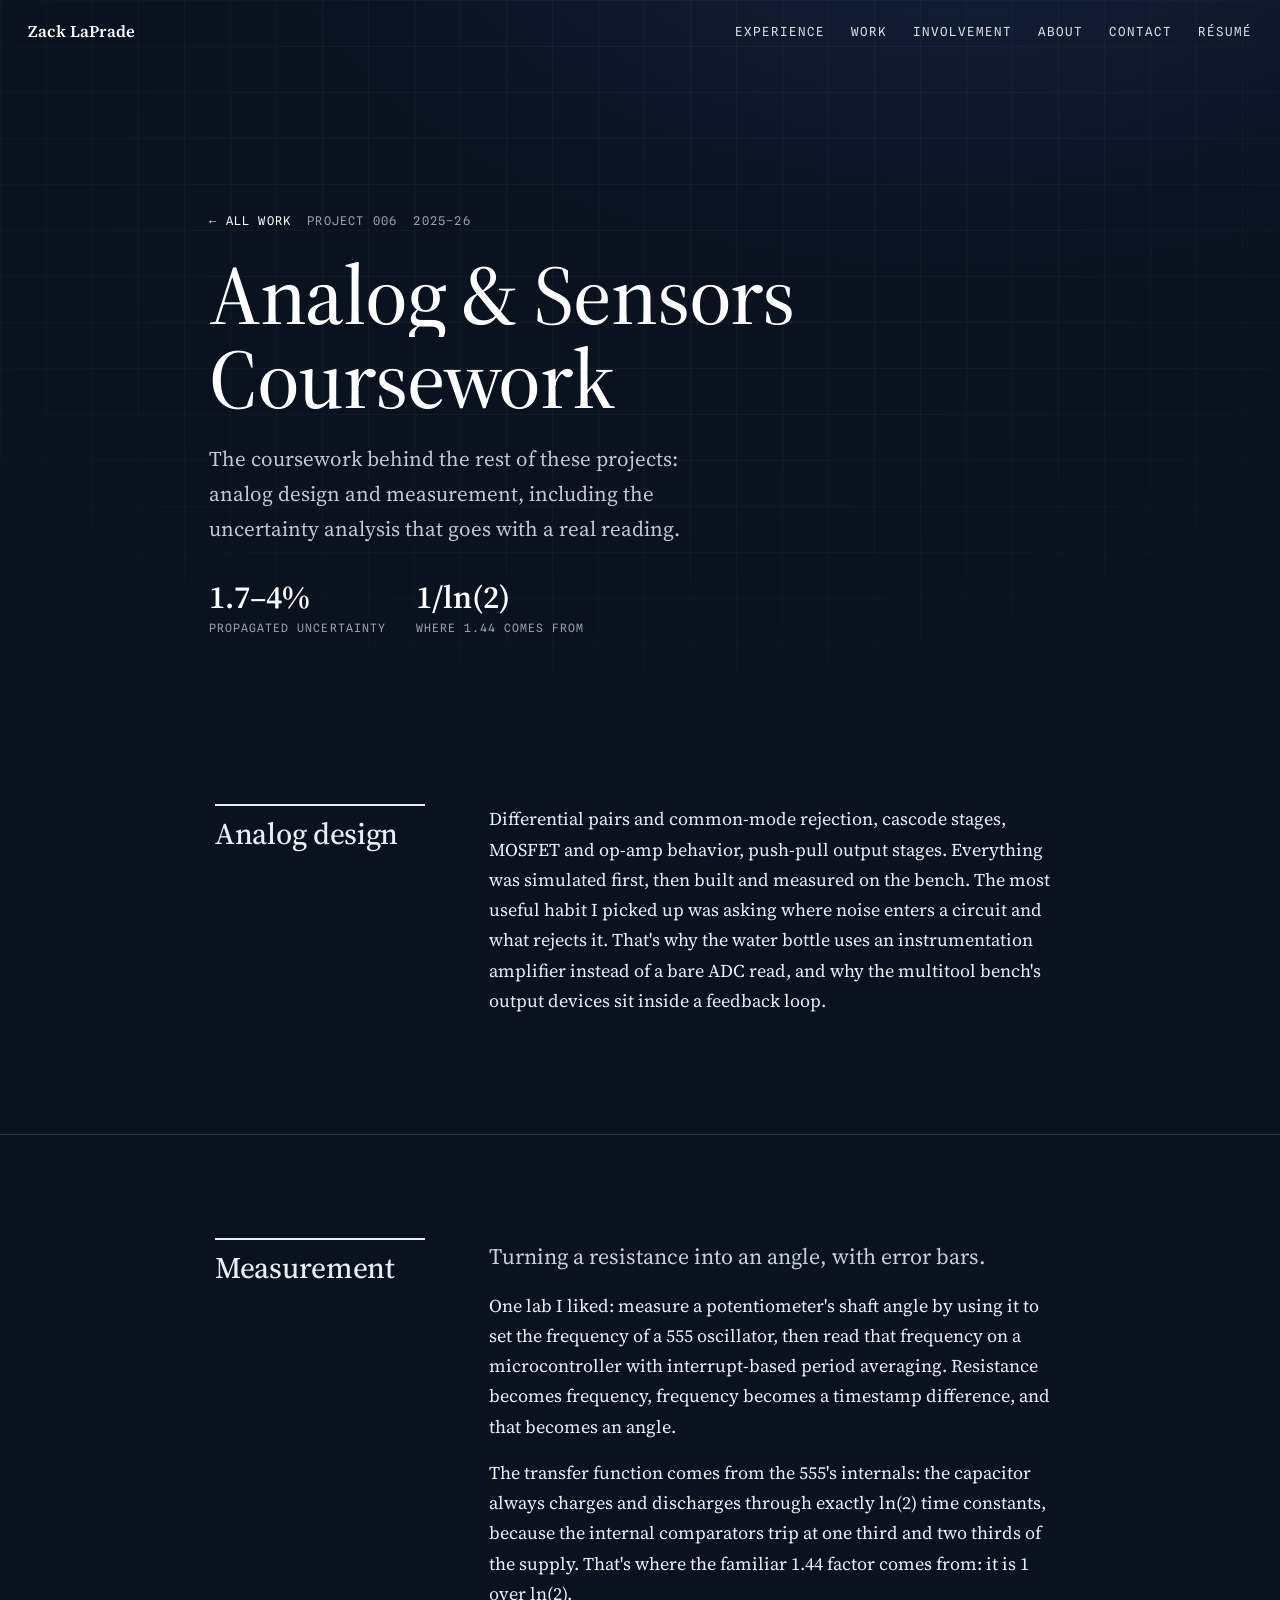
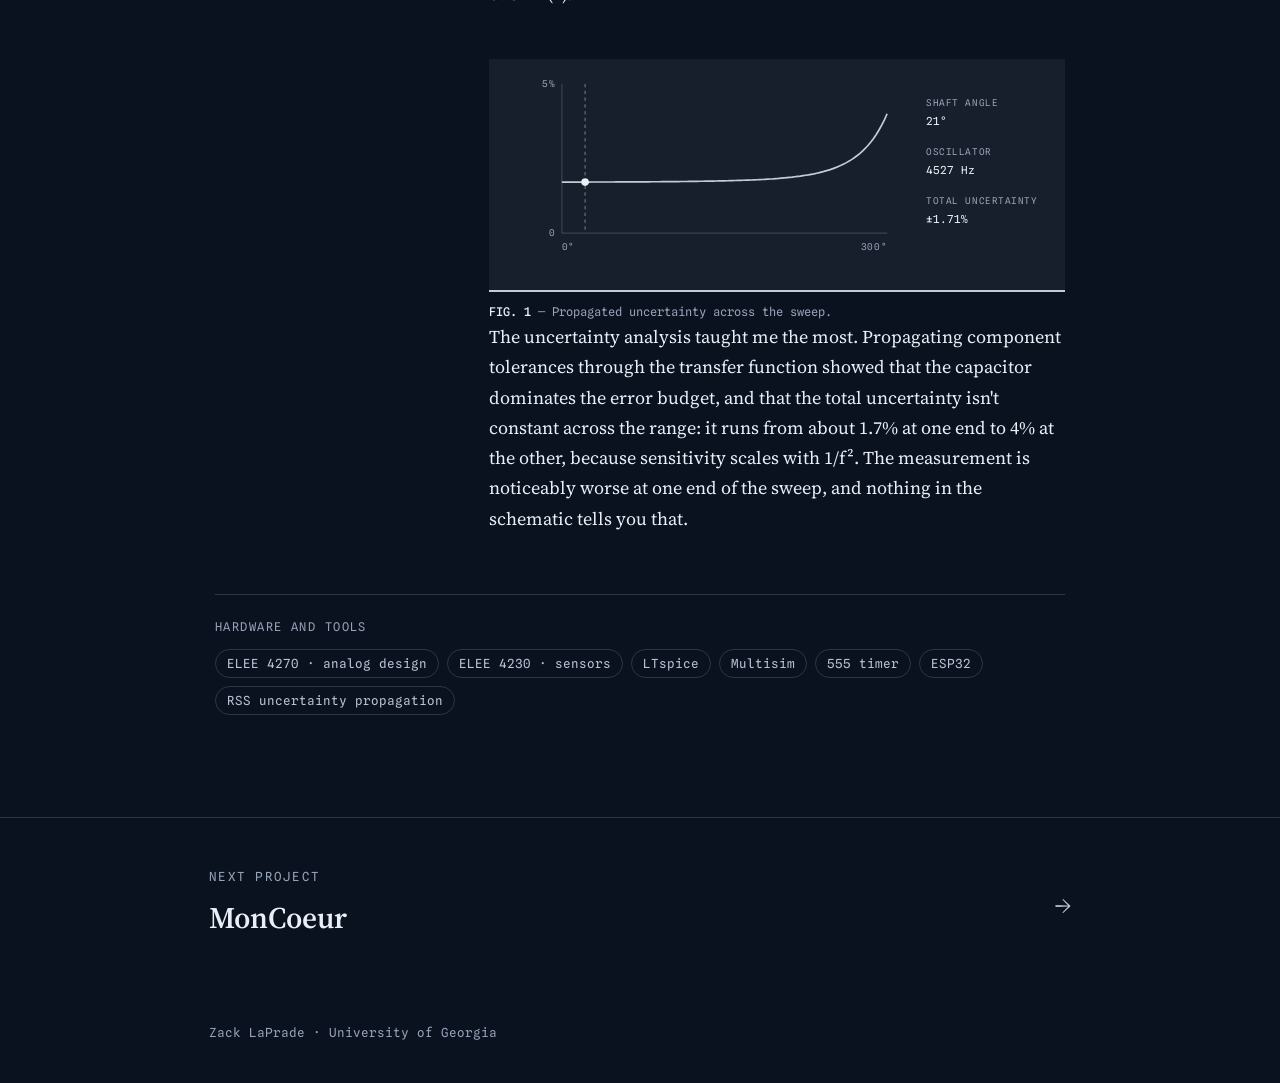
<file: projects/analog-labs.html>
<!DOCTYPE html>
<html lang="en">
<head>
<meta charset="UTF-8">
<meta name="viewport" content="width=device-width,initial-scale=1">
<meta name="description" content="Analog design and measurement coursework, including the uncertainty analysis that goes with a real reading.">
<link rel="icon" type="image/png" sizes="512x512" href="../images/icon-512.png">
<link rel="apple-touch-icon" href="../images/icon-180.png">
<meta property="og:type" content="website">
<meta property="og:site_name" content="Zack LaPrade">
<meta property="og:title" content="Analog Coursework | Zack LaPrade">
<meta property="og:description" content="Analog design and measurement coursework, including the uncertainty analysis that goes with a real reading.">
<meta property="og:url" content="https://zlaprade7.github.io/projects/analog-labs.html">
<meta property="og:image" content="https://zlaprade7.github.io/images/og-card.png">
<meta property="og:image:width" content="1200">
<meta property="og:image:height" content="630">
<meta name="twitter:card" content="summary_large_image">
<title>Analog Coursework | Zack LaPrade</title>
<link rel="preconnect" href="https://fonts.googleapis.com">
<link rel="preconnect" href="https://fonts.gstatic.com" crossorigin>
<link href="https://fonts.googleapis.com/css2?family=Archivo:wdth,wght@62..125,400;62..125,600&family=Source+Serif+4:opsz,wght@8..60,400;8..60,500;8..60,600&family=Spline+Sans+Mono:wght@400;500&display=swap" rel="stylesheet">
<link rel="stylesheet" href="../style.css">
<style>
.unc{background:var(--wash);padding:8px 0 2px}
.u-ax{font-family:var(--mono);fill:var(--grey);font-size:11px;letter-spacing:.06em}
.u-read{font-family:var(--mono);fill:var(--ink);font-size:13px}
.u-sub{font-family:var(--mono);fill:var(--grey);font-size:11px;letter-spacing:.06em}
</style>

</head>
<body>
<a class="skip" href="#main">Skip to content</a>
<div id="bar"></div>
<nav id="nav" data-solid-after="0.05">
  <div class="wrap">
    <a class="brand" href="../index.html">Zack LaPrade</a>
    <div class="links">
      <a href="../index.html#experience">EXPERIENCE</a>
      <a href="../index.html#work">WORK</a>
      <a href="../index.html#involvement">INVOLVEMENT</a>
      <a href="../index.html#about">ABOUT</a>
      <a href="../index.html#contact">CONTACT</a>
      <a href="../resume.pdf" target="_blank" rel="noopener">RÉSUMÉ</a>
    </div>
  </div>
</nav>
<main id="main" role="main">
<header class="phero">
  <div class="wrap">
    <div class="crumb"><a href="../index.html#work">← All work</a><span>Project 006</span><span>2025&ndash;26</span></div>
    <h1><span class="row"><span>Analog & Sensors</span></span><span class="row"><span>Coursework</span></span></h1>
    <p class="deck">The coursework behind the rest of these projects: analog design and measurement, including the uncertainty analysis that goes with a real reading.</p>
    <div class="chips"><div class="chip"><div class="v">1.7–4%</div><div class="l">propagated uncertainty</div></div><div class="chip"><div class="v">1/ln(2)</div><div class="l">where 1.44 comes from</div></div></div>
  </div>
</header><section class="doc">
  <div class="wrap">
    <div class="shead rv"><h2 class="big">Analog design</h2></div>
    <p class="rv">Differential pairs and common-mode rejection, cascode stages, MOSFET and op-amp behavior, push-pull output stages. Everything was simulated first, then built and measured on the bench. The most useful habit I picked up was asking where noise enters a circuit and what rejects it. That's why the water bottle uses an instrumentation amplifier instead of a bare ADC read, and why the multitool bench's output devices sit inside a feedback loop.</p>
  </div>
</section><section class="doc" style="border-bottom:none">
  <div class="wrap">
    <div class="shead rv"><h2 class="big">Measurement</h2></div>
    <p class="slede rv">Turning a resistance into an angle, with error bars.</p>
    <p class="rv">One lab I liked: measure a potentiometer's shaft angle by using it to set the frequency of a 555 oscillator, then read that frequency on a microcontroller with interrupt-based period averaging. Resistance becomes frequency, frequency becomes a timestamp difference, and that becomes an angle.</p>
<p class="rv">The transfer function comes from the 555's internals: the capacitor always charges and discharges through exactly ln(2) time constants, because the internal comparators trip at one third and two thirds of the supply. That's where the familiar 1.44 factor comes from: it is 1 over ln(2).</p>
<figure class="rv unc-fig" style="max-width:900px;margin-top:34px">
  <div class="frame unc">
    <svg viewBox="0 0 680 250" role="img"
         aria-label="Propagated uncertainty across the potentiometer sweep, rising from about 1.7 percent at the fast end to about 4 percent at the slow end because sensitivity scales with one over frequency squared.">
      <line x1="86" y1="20" x2="86" y2="196" stroke="var(--line)" stroke-width="1.5"/>
      <line x1="86" y1="196" x2="470" y2="196" stroke="var(--line)" stroke-width="1.5"/>
      <text class="u-ax" x="78" y="24" text-anchor="end">5%</text>
      <text class="u-ax" x="78" y="200" text-anchor="end">0</text>
      <text class="u-ax" x="86" y="216">0&#176;</text>
      <text class="u-ax" x="470" y="216" text-anchor="end">300&#176;</text>
      <path id="u-curve" fill="none" stroke="var(--accent)" stroke-width="2"/>
      <line id="u-guide" y1="20" y2="196" stroke="var(--ink)" stroke-width="1" stroke-dasharray="4 4" opacity=".55"/>
      <circle id="u-dot" r="4.5" fill="var(--ink)"/>
      <text class="u-sub" x="516" y="46">SHAFT ANGLE</text>
      <text id="u-ang"  class="u-read" x="516" y="68"></text>
      <text class="u-sub" x="516" y="104">OSCILLATOR</text>
      <text id="u-freq" class="u-read" x="516" y="126"></text>
      <text class="u-sub" x="516" y="162">TOTAL UNCERTAINTY</text>
      <text id="u-tot"  class="u-read" x="516" y="184"></text>
    </svg>
  </div>
  <figcaption><b>FIG. 1</b> &mdash; Propagated uncertainty across the sweep.</figcaption>
</figure>

<p class="rv">The uncertainty analysis taught me the most. Propagating component tolerances through the transfer function showed that the capacitor dominates the error budget, and that the total uncertainty isn't constant across the range: it runs from about 1.7% at one end to 4% at the other, because sensitivity scales with 1/f². The measurement is noticeably worse at one end of the sweep, and nothing in the schematic tells you that.</p><div class="hw rv"><div class="k">Hardware and tools</div><div class="parts"><span>ELEE 4270 · analog design</span><span>ELEE 4230 · sensors</span><span>LTspice</span><span>Multisim</span><span>555 timer</span><span>ESP32</span><span>RSS uncertainty propagation</span></div></div>
  </div>
</section><div class="next"><div class="wrap"><a href="moncoeur.html"><div><div class="lbl">Next project</div><h3>MonCoeur</h3></div><span class="ar">→</span></a></div></div>
</main>
<footer>
  <div class="wrap">
    <span>Zack LaPrade · University of Georgia</span>
  </div>
</footer>
<script>
/* FIG. 1 - uncertainty across the pot sweep, computed rather than typed.
   The 555 gives f = 1/(ln2 * C * (Ra + 2Rb)), so frequency falls as the wiper
   adds resistance. Angle is recovered from the period, and d(theta)/df goes as
   1/f^2, which is why the same timing error is worth more angle at the slow
   end. The capacitor tolerance is flat and dominant; the total is those two in
   RSS. Endpoints land on the 1.7% and 4% quoted in the text. */
(function(){
  const svg = document.querySelector('.unc-fig svg'); if(!svg) return;
  const curve = svg.querySelector('#u-curve'), guide = svg.querySelector('#u-guide');
  const dot = svg.querySelector('#u-dot');
  const angT = svg.querySelector('#u-ang'), frqT = svg.querySelector('#u-freq');
  const totT = svg.querySelector('#u-tot');

  const X0=86, X1=470, Y0=196, Y1=20, FULL=5;      // axes, % full scale
  const U_CAP = 1.7;                                // flat capacitor term, %
  const F_HI = 4800, F_LO = 980;                    // Hz across the sweep
  const f_at = t => F_HI + (F_LO - F_HI) * t;       // t = 0..1 along the shaft
  // the 1/f^2 term, scaled so the slow end totals 4%
  const K = Math.sqrt(16 - U_CAP*U_CAP) * F_LO*F_LO;
  const u_at = t => Math.sqrt(U_CAP*U_CAP + Math.pow(K/(f_at(t)*f_at(t)), 2));
  const x_at = t => X0 + t*(X1-X0);
  const y_at = u => Y0 - (u/FULL)*(Y0-Y1);

  let d = '';
  for(let i=0;i<=120;i++){ const t=i/120; d += (i?'L':'M') + x_at(t).toFixed(1) + ' ' + y_at(u_at(t)).toFixed(1) + ' '; }
  curve.setAttribute('d', d);

  const calm = matchMedia('(prefers-reduced-motion: reduce)');
  function place(t){
    const u = u_at(t), x = x_at(t), y = y_at(u);
    guide.setAttribute('x1',x); guide.setAttribute('x2',x);
    dot.setAttribute('cx',x); dot.setAttribute('cy',y);
    angT.textContent = (t*300).toFixed(0) + '\u00B0';
    frqT.textContent = f_at(t).toFixed(0) + ' Hz';
    totT.textContent = '\u00B1' + u.toFixed(2) + '%';
  }

  if(calm.matches){ place(1); return; }   // hold at the worst case, no motion

  let raf = 0, born = null, running = false;
  const PERIOD = 7000;
  function loop(now){
    if(born === null) born = now;
    const p = ((now - born) % PERIOD) / PERIOD;
    place(p < .5 ? p*2 : (1-p)*2);        // sweep out and back
    raf = requestAnimationFrame(loop);
  }
  /* only animate while it is on screen: a rAF loop behind a scrolled-past
     figure costs battery for a picture nobody is looking at */
  if('IntersectionObserver' in window){
    new IntersectionObserver(es=>es.forEach(e=>{
      if(e.isIntersecting && !running){ running=true; born=null; raf=requestAnimationFrame(loop); }
      else if(!e.isIntersecting && running){ running=false; cancelAnimationFrame(raf); raf=0; }
    }),{threshold:.25}).observe(svg);
  } else { raf = requestAnimationFrame(loop); }
  place(0);
})();
</script>
<script src="../main.js"></script>
</body>
</html>
</file>
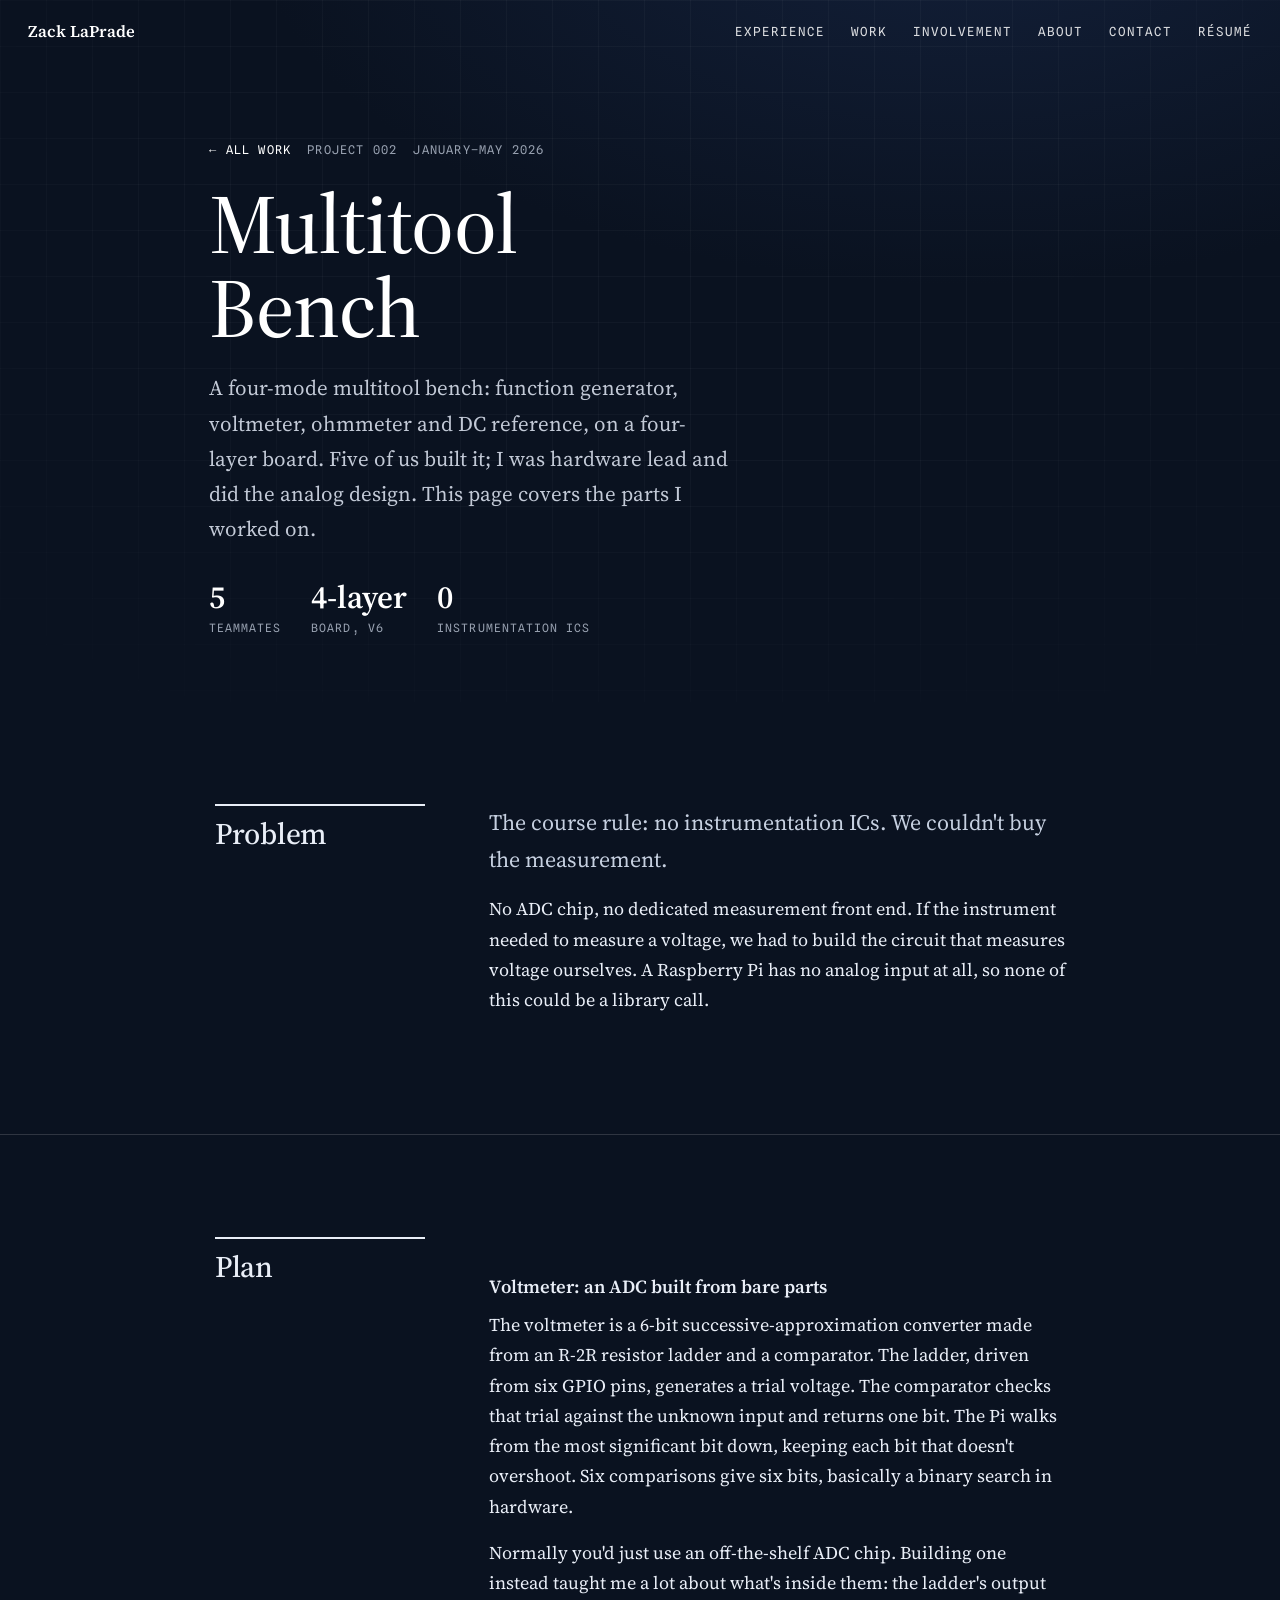
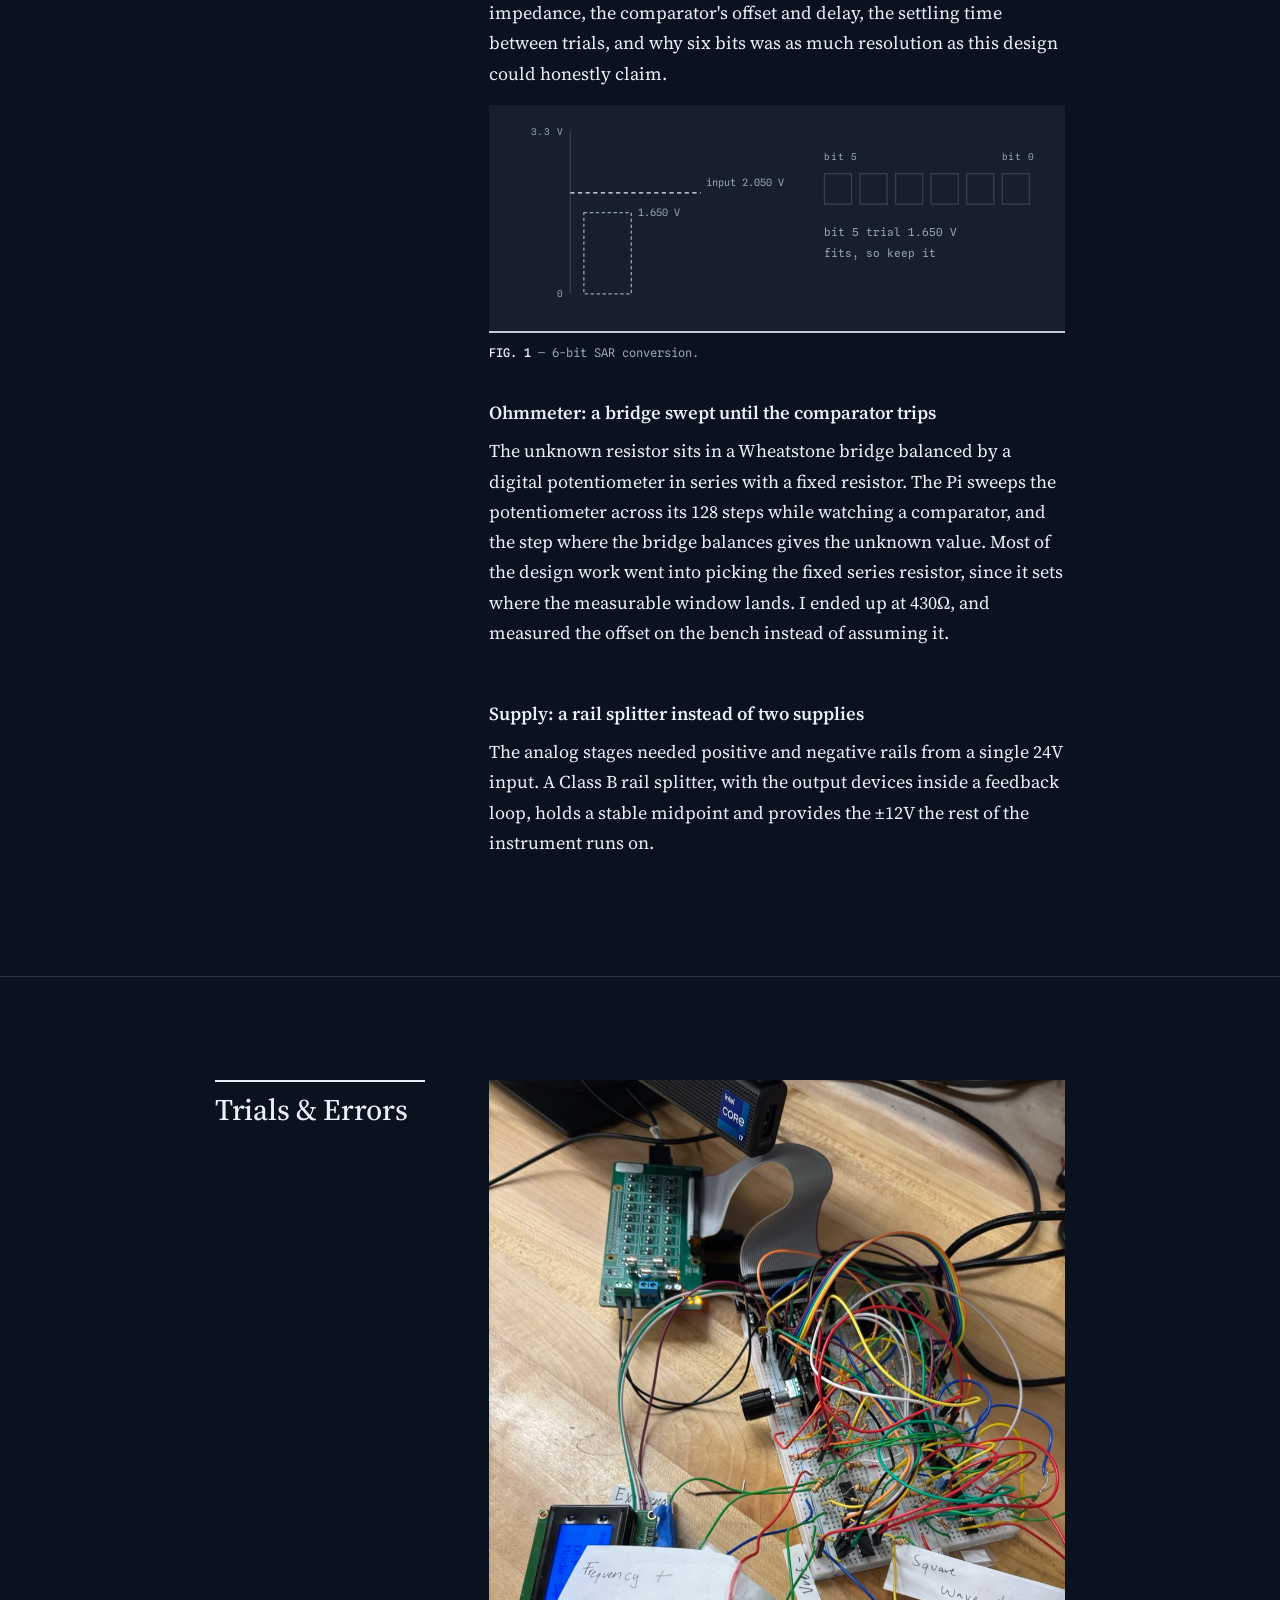
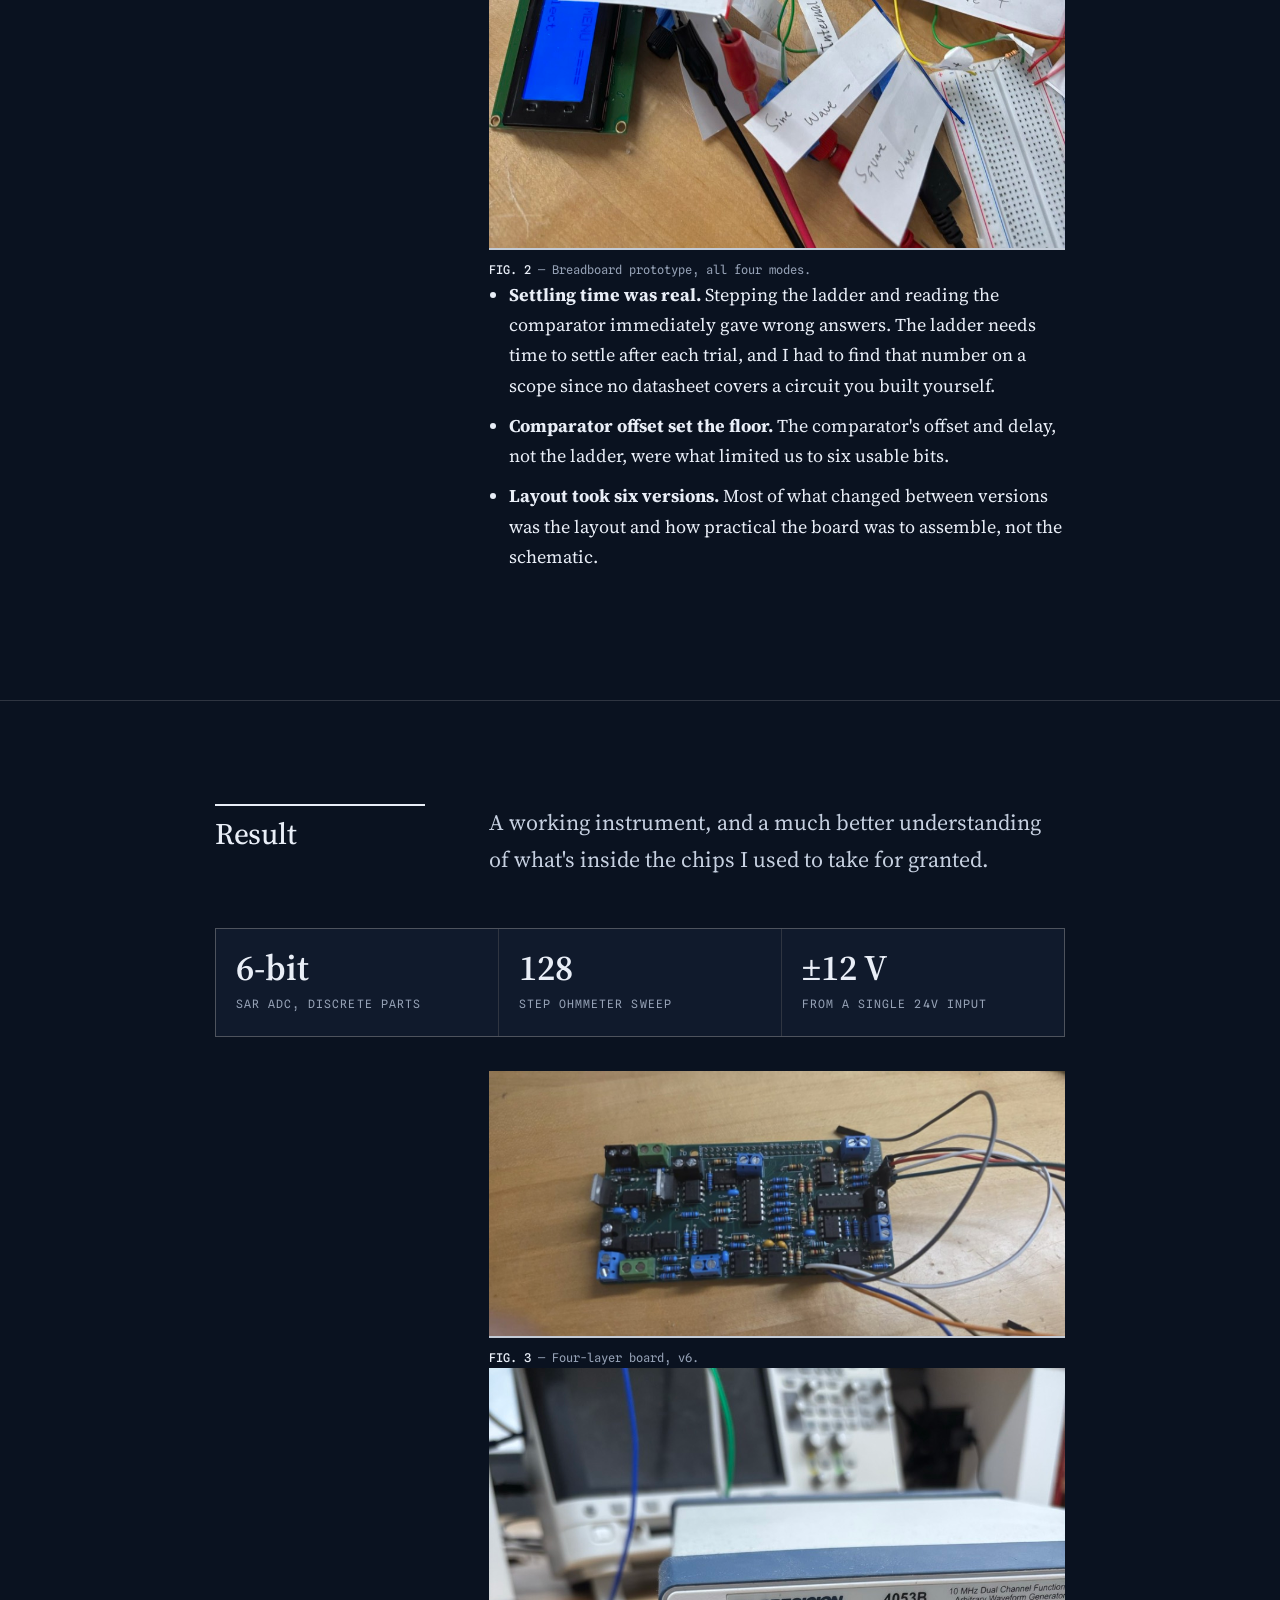
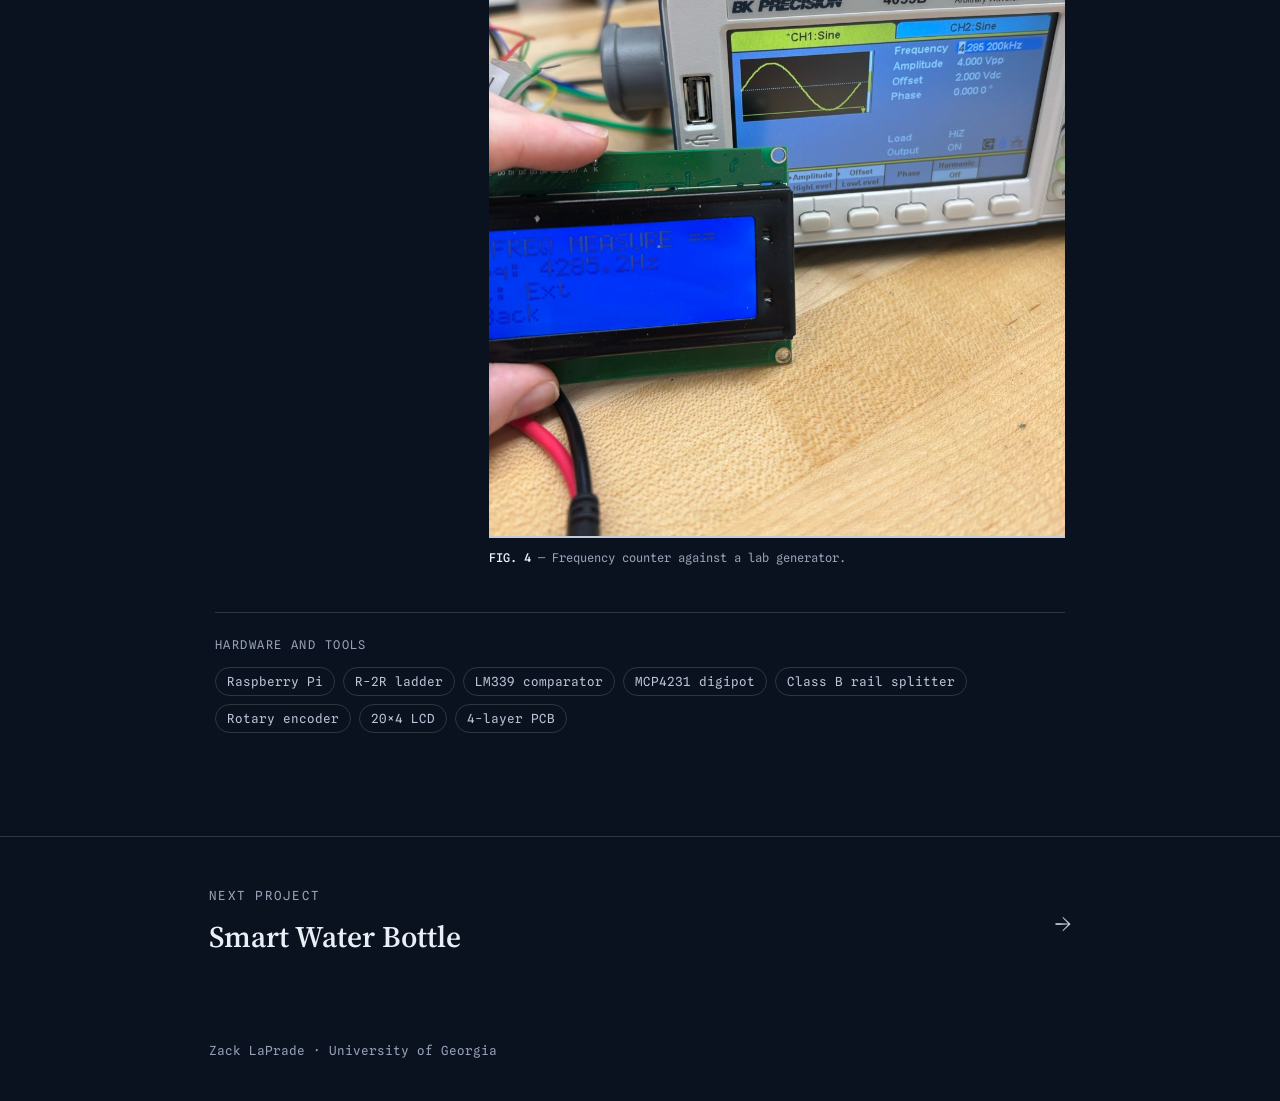
<file: projects/bench-instrument.html>
<!DOCTYPE html>
<html lang="en">
<head>
<meta charset="UTF-8">
<meta name="viewport" content="width=device-width,initial-scale=1">
<meta name="description" content="A four-mode multitool bench built with no instrumentation ICs: a 6-bit SAR ADC from an R-2R ladder, a bridge ohmmeter, and plus and minus 12V from a single supply.">
<link rel="icon" type="image/png" sizes="512x512" href="../images/icon-512.png">
<link rel="apple-touch-icon" href="../images/icon-180.png">
<meta property="og:type" content="website">
<meta property="og:site_name" content="Zack LaPrade">
<meta property="og:title" content="Multitool Bench | Zack LaPrade">
<meta property="og:description" content="A four-mode multitool bench built with no instrumentation ICs: a 6-bit SAR ADC from an R-2R ladder, a bridge ohmmeter, and plus and minus 12V from a single supply.">
<meta property="og:url" content="https://zlaprade7.github.io/projects/bench-instrument.html">
<meta property="og:image" content="https://zlaprade7.github.io/images/og-card.png">
<meta property="og:image:width" content="1200">
<meta property="og:image:height" content="630">
<meta name="twitter:card" content="summary_large_image">
<title>Multitool Bench | Zack LaPrade</title>
<link rel="preconnect" href="https://fonts.googleapis.com">
<link rel="preconnect" href="https://fonts.gstatic.com" crossorigin>
<link href="https://fonts.googleapis.com/css2?family=Archivo:wdth,wght@62..125,400;62..125,600&family=Source+Serif+4:opsz,wght@8..60,400;8..60,500;8..60,600&family=Spline+Sans+Mono:wght@400;500&display=swap" rel="stylesheet">
<link rel="stylesheet" href="../style.css">
<style>
/* FIG. 1, the SAR conversion. Hand-built SVG rather than a motion-graphics
   export: it is 3 KB, it uses the page's own palette variables so it cannot
   drift from the rest of the site, and there is no runtime to load. */
.sarbox{background:var(--wash);padding:6px 0 0}
.sar svg{width:100%;height:auto;display:block}
.sar text{font-family:var(--mono);fill:var(--grey)}
.sar-ax{font-size:11px;letter-spacing:.06em}
.sar-lab{font-size:12px}
.sar-read{font-size:13px;fill:var(--ink)}
.sar-cell{fill:none;stroke:var(--line);stroke-width:1.5}
.sar-cell.on{fill:var(--ink);stroke:var(--ink)}
.sar-cell.off{fill:#e7e9ee;stroke:var(--line)}
.sar-bit{font-size:15px;fill:var(--grey)}
.sar-bit.on{fill:var(--paper)}
#sar-acc,#sar-trial,#sar-vin,#sar-vinlab,#sar-tlab{transition:all .45s cubic-bezier(.2,.7,.2,1)}
</style>
</head>
<body>
<a class="skip" href="#main">Skip to content</a>
<div id="bar"></div>
<nav id="nav" data-solid-after="0.05">
  <div class="wrap">
    <a class="brand" href="../index.html">Zack LaPrade</a>
    <div class="links">
      <a href="../index.html#experience">EXPERIENCE</a>
      <a href="../index.html#work">WORK</a>
      <a href="../index.html#involvement">INVOLVEMENT</a>
      <a href="../index.html#about">ABOUT</a>
      <a href="../index.html#contact">CONTACT</a>
      <a href="../resume.pdf" target="_blank" rel="noopener">RÉSUMÉ</a>
    </div>
  </div>
</nav>
<main id="main" role="main">
<header class="phero">
  <div class="wrap">
    <div class="crumb"><a href="../index.html#work">← All work</a><span>Project 002</span><span>January&ndash;May 2026</span></div>
    <h1><span class="row"><span>Multitool</span></span><span class="row"><span>Bench</span></span></h1>
    <p class="deck">A four-mode multitool bench: function generator, voltmeter, ohmmeter and DC reference, on a four-layer board. Five of us built it; I was hardware lead and did the analog design. This page covers the parts I worked on.</p>
    <div class="chips"><div class="chip"><div class="v">5</div><div class="l">teammates</div></div><div class="chip"><div class="v">4-layer</div><div class="l">board, v6</div></div><div class="chip"><div class="v">0</div><div class="l">instrumentation ICs</div></div></div>
  </div>
</header><section class="doc">
  <div class="wrap">
    <div class="shead rv"><h2 class="big">Problem</h2></div>
    <p class="slede rv">The course rule: no instrumentation ICs. We couldn't buy the measurement.</p>
    <p class="rv">No ADC chip, no dedicated measurement front end. If the instrument needed to measure a voltage, we had to build the circuit that measures voltage ourselves. A Raspberry Pi has no analog input at all, so none of this could be a library call.</p>
  </div>
</section><section class="doc">
  <div class="wrap">
    <div class="shead rv"><h2 class="big">Plan</h2></div>
    <h3 class="rv">Voltmeter: an ADC built from bare parts</h3>
<p class="rv">The voltmeter is a 6-bit successive-approximation converter made from an R-2R resistor ladder and a comparator. The ladder, driven from six GPIO pins, generates a trial voltage. The comparator checks that trial against the unknown input and returns one bit. The Pi walks from the most significant bit down, keeping each bit that doesn't overshoot. Six comparisons give six bits, basically a binary search in hardware.</p>
<p class="rv">Normally you'd just use an off-the-shelf ADC chip. Building one instead taught me a lot about what's inside them: the ladder's output impedance, the comparator's offset and delay, the settling time between trials, and why six bits was as much resolution as this design could honestly claim.</p>

<figure class="rv sar" style="max-width:900px">
  <div class="frame sarbox">
    <svg viewBox="0 0 680 260" role="img"
         aria-label="One six-bit successive-approximation conversion of a 2.05 volt input against a 3.3 volt reference, ending at code 100111.">
      <line x1="96" y1="24" x2="96" y2="216" stroke="var(--line)" stroke-width="1.5"/>
      <text class="sar-ax" x="88" y="28" text-anchor="end">3.3 V</text>
      <text class="sar-ax" x="88" y="220" text-anchor="end">0</text>

      <!-- The line stops at 250 so its label clears the bit row, which starts
           at 396. At the old 300 the words ran under the first cell. -->
      <line id="sar-vin" x1="96" y1="0" x2="250" y2="0" stroke="var(--ink)"
            stroke-width="1.5" stroke-dasharray="5 4"/>
      <text id="sar-vinlab" class="sar-lab" x="256" y="0">input 2.050 V</text>

      <rect id="sar-acc"   x="112" width="56" fill="var(--ink)" y="216" height="0"/>
      <rect id="sar-trial" x="112" width="56" fill="none" stroke="var(--grey)"
            stroke-width="1.5" stroke-dasharray="4 3" y="216" height="0"/>
      <text id="sar-tlab" class="sar-lab" x="176" y="216"></text>

      <g id="sar-bits"></g>
      <text class="sar-ax" x="396" y="58">bit 5</text>
      <text class="sar-ax" x="644" y="58" text-anchor="end">bit 0</text>
      <text id="sar-step" class="sar-read" x="396" y="148"></text>
      <text id="sar-verdict" class="sar-read" x="396" y="172"></text>
      <text id="sar-err" class="sar-ax" x="396" y="196"></text>
    </svg>
  </div>
  <figcaption><b>FIG. 1</b> &mdash; 6-bit SAR conversion.</figcaption>
</figure>
<h3 class="rv">Ohmmeter: a bridge swept until the comparator trips</h3>
<p class="rv">The unknown resistor sits in a Wheatstone bridge balanced by a digital potentiometer in series with a fixed resistor. The Pi sweeps the potentiometer across its 128 steps while watching a comparator, and the step where the bridge balances gives the unknown value. Most of the design work went into picking the fixed series resistor, since it sets where the measurable window lands. I ended up at 430Ω, and measured the offset on the bench instead of assuming it.</p>
<h3 class="rv">Supply: a rail splitter instead of two supplies</h3>
<p class="rv">The analog stages needed positive and negative rails from a single 24V input. A Class B rail splitter, with the output devices inside a feedback loop, holds a stable midpoint and provides the ±12V the rest of the instrument runs on.</p>
  </div>
</section><section class="doc">
  <div class="wrap">
    <div class="shead rv"><h2 class="big">Trials & Errors</h2></div>
<figure class="rv" style="max-width:900px"><div class="frame" data-lens><img src="../images/bench-proto.jpg" alt="The instrument breadboarded, each stage labelled on paper tags"></div><figcaption><b>FIG. 2</b> &mdash; Breadboard prototype, all four modes.</figcaption></figure>
    <ul class="rv">
<li><b>Settling time was real.</b> Stepping the ladder and reading the comparator immediately gave wrong answers. The ladder needs time to settle after each trial, and I had to find that number on a scope since no datasheet covers a circuit you built yourself.</li>
<li><b>Comparator offset set the floor.</b> The comparator's offset and delay, not the ladder, were what limited us to six usable bits.</li>
<li><b>Layout took six versions.</b> Most of what changed between versions was the layout and how practical the board was to assemble, not the schematic.</li>
</ul>
  </div>
</section><section class="doc" style="border-bottom:none">
  <div class="wrap">
    <div class="shead rv"><h2 class="big">Result</h2></div>
    <p class="slede rv">A working instrument, and a much better understanding of what's inside the chips I used to take for granted.</p>
    <div class="pull rv">
<div><div class="v">6-bit</div><div class="l">SAR ADC, discrete parts</div></div>
<div><div class="v">128</div><div class="l">step ohmmeter sweep</div></div>
<div><div class="v">±12 V</div><div class="l">from a single 24V input</div></div>
</div>
<figure class="rv" style="max-width:900px"><div class="frame" data-lens><img src="../images/bench-pcb.jpg" alt="Multitool bench PCB"></div><figcaption><b>FIG. 3</b> — Four-layer board, v6.</figcaption></figure><figure class="rv" style="max-width:900px"><div class="frame"><img src="../images/bench-freq.jpg" alt="The instrument's frequency reading checked against a lab generator"></div><figcaption><b>FIG. 4</b> — Frequency counter against a lab generator.</figcaption></figure><div class="hw rv"><div class="k">Hardware and tools</div><div class="parts"><span>Raspberry Pi</span><span>R-2R ladder</span><span>LM339 comparator</span><span>MCP4231 digipot</span><span>Class B rail splitter</span><span>Rotary encoder</span><span>20×4 LCD</span><span>4-layer PCB</span></div></div>
  </div>
</section><div class="next"><div class="wrap"><a href="water-bottle.html"><div><div class="lbl">Next project</div><h3>Smart Water Bottle</h3></div><span class="ar">→</span></a></div></div>
</main>
<footer>
  <div class="wrap">
    <span>Zack LaPrade · University of Georgia</span>
  </div>
</footer>
<script src="../main.js"></script>
<script>
/* FIG. 1 — one 6-bit successive-approximation conversion, driven from the same
   arithmetic the instrument does: trial = kept-so-far + this bit's weight, and
   the bit survives only if the trial does not overshoot the input.
   Vref 3.3, 6 bits, 1 LSB = 51.6 mV, input 2.050 V -> 100111, 2.011 V. The
   39 mV it lands out by is the point of the last line, not a rounding slip:
   it is inside one LSB, which is the resolution the design can honestly claim.
   Numbers are computed here rather than typed in, so they cannot drift. */
(function(){
  const svg=document.querySelector('.sar svg'); if(!svg) return;
  const VREF=3.3, N=6, VIN=2.05, LSB=VREF/Math.pow(2,N);
  const Y0=216, Y1=24, H=Y0-Y1;                 // 0 V at the bottom
  const y=v=>Y0-(v/VREF)*H;
  const acc=document.getElementById('sar-acc'), tri=document.getElementById('sar-trial');
  const vin=document.getElementById('sar-vin'), vinl=document.getElementById('sar-vinlab');
  const tlab=document.getElementById('sar-tlab'), step=document.getElementById('sar-step');
  const err=document.getElementById('sar-err'), bits=document.getElementById('sar-bits');
  const verdict=document.getElementById('sar-verdict');
  const NS='http://www.w3.org/2000/svg';

  vin.setAttribute('y1',y(VIN)); vin.setAttribute('y2',y(VIN));
  vinl.setAttribute('y',y(VIN)-8);

  const cells=[];
  for(let i=0;i<N;i++){
    const x=396+i*42;
    const r=document.createElementNS(NS,'rect');
    r.setAttribute('x',x); r.setAttribute('y',74); r.setAttribute('width',32);
    r.setAttribute('height',36); r.setAttribute('class','sar-cell');
    const t=document.createElementNS(NS,'text');
    t.setAttribute('x',x+16); t.setAttribute('y',99);
    t.setAttribute('text-anchor','middle'); t.setAttribute('class','sar-bit');
    bits.appendChild(r); bits.appendChild(t); cells.push([r,t]);
  }

  // The conversion itself, worked out once.
  const seq=[]; let a=0;
  for(let b=N-1;b>=0;b--){
    const w=LSB*Math.pow(2,b), trial=a+w, keep=trial<=VIN;
    seq.push({i:N-1-b,w:w,trial:trial,keep:keep,accAfter:keep?trial:a});
    if(keep) a=trial;
  }
  const FINAL=a, CODE=seq.map(s=>s.keep?1:0).join('');

  function paint(n){                       // state after n resolved bits
    let base=0;
    for(let k=0;k<N;k++){
      const [r,t]=cells[k];
      if(k<n){ const s=seq[k];
        r.setAttribute('class','sar-cell '+(s.keep?'on':'off'));
        t.setAttribute('class','sar-bit '+(s.keep?'on':''));
        t.textContent=s.keep?'1':'0'; if(s.keep) base=s.accAfter;
      } else { r.setAttribute('class','sar-cell'); t.setAttribute('class','sar-bit');
        t.textContent=''; }
    }
    acc.setAttribute('y',y(base)); acc.setAttribute('height',Math.max(0,Y0-y(base)));
    return base;
  }

  function show(n){
    if(n<N){
      const s=seq[n], base=paint(n);
      tri.setAttribute('y',y(s.trial));
      tri.setAttribute('height',Math.max(0,y(base)-y(s.trial)));
      tlab.setAttribute('y',y(s.trial)+4);
      tlab.textContent=s.trial.toFixed(3)+' V';
      // Two lines. One ran 20 px past the 680 box, measured in the browser
      // rather than guessed at: getBBox said it ended at 700.
      step.textContent='bit '+(N-1-n)+'   trial '+s.trial.toFixed(3)+' V';
      verdict.textContent=s.keep?'fits, so keep it':'overshoots, so drop it';
      err.textContent='';
    } else {
      paint(N);
      tri.setAttribute('height',0); tlab.textContent='';
      step.textContent='code '+CODE;
      verdict.textContent=FINAL.toFixed(3)+' V';
      err.textContent='39 mV under, inside one 51.6 mV step';
    }
  }

  // Reduced motion gets the finished conversion and no loop.
  if(window.matchMedia && matchMedia('(prefers-reduced-motion: reduce)').matches){
    show(N); return;
  }
  let n=0, timer=null;
  function tick(){ show(n); n=(n>N)?0:n+1; timer=setTimeout(tick, n>N?1900:1050); }
  // Only run while the figure is on screen: a loop nobody is looking at is a
  // timer nobody asked for.
  const fig=document.querySelector('.sar');
  if('IntersectionObserver' in window){
    new IntersectionObserver(es=>{es.forEach(e=>{
      if(e.isIntersecting && !timer){ tick(); }
      else if(!e.isIntersecting && timer){ clearTimeout(timer); timer=null; n=0; }
    })},{threshold:.25}).observe(fig);
  } else { tick(); }
})();
</script>
</body>
</html>
</file>
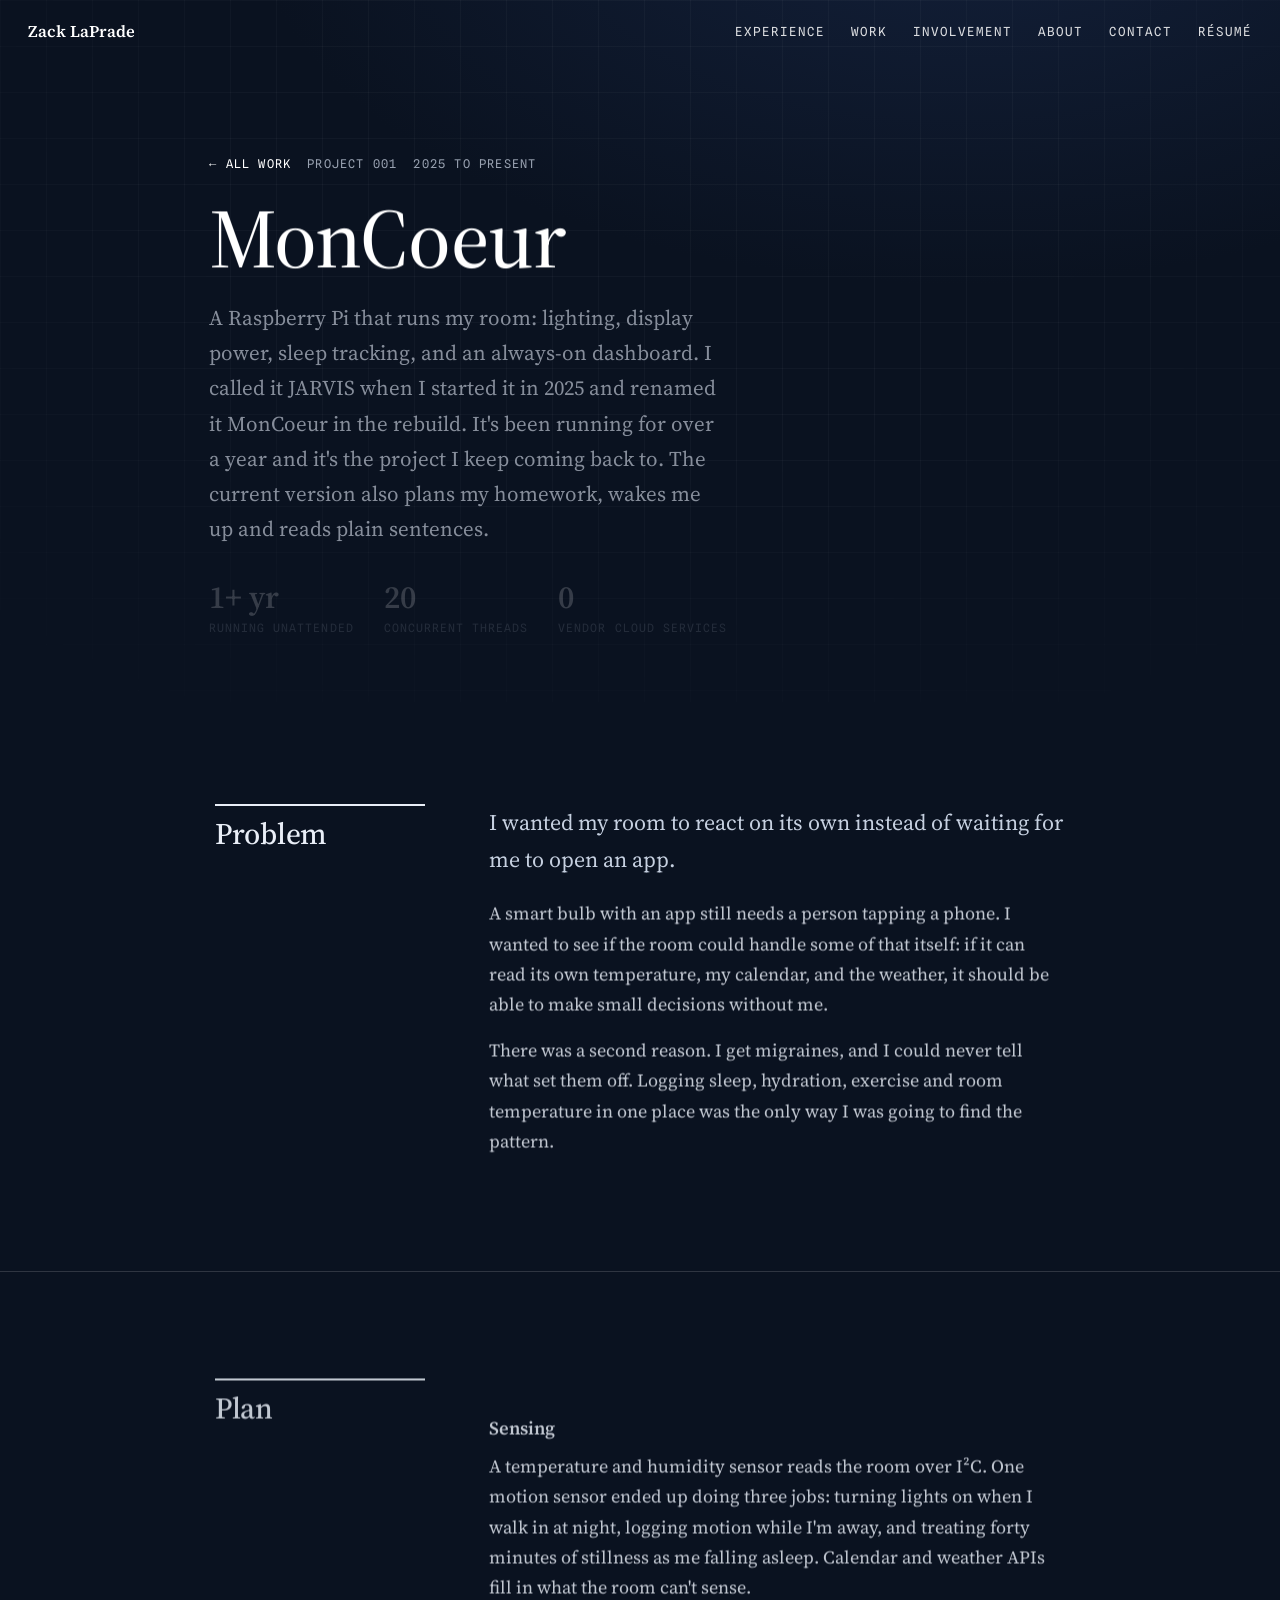
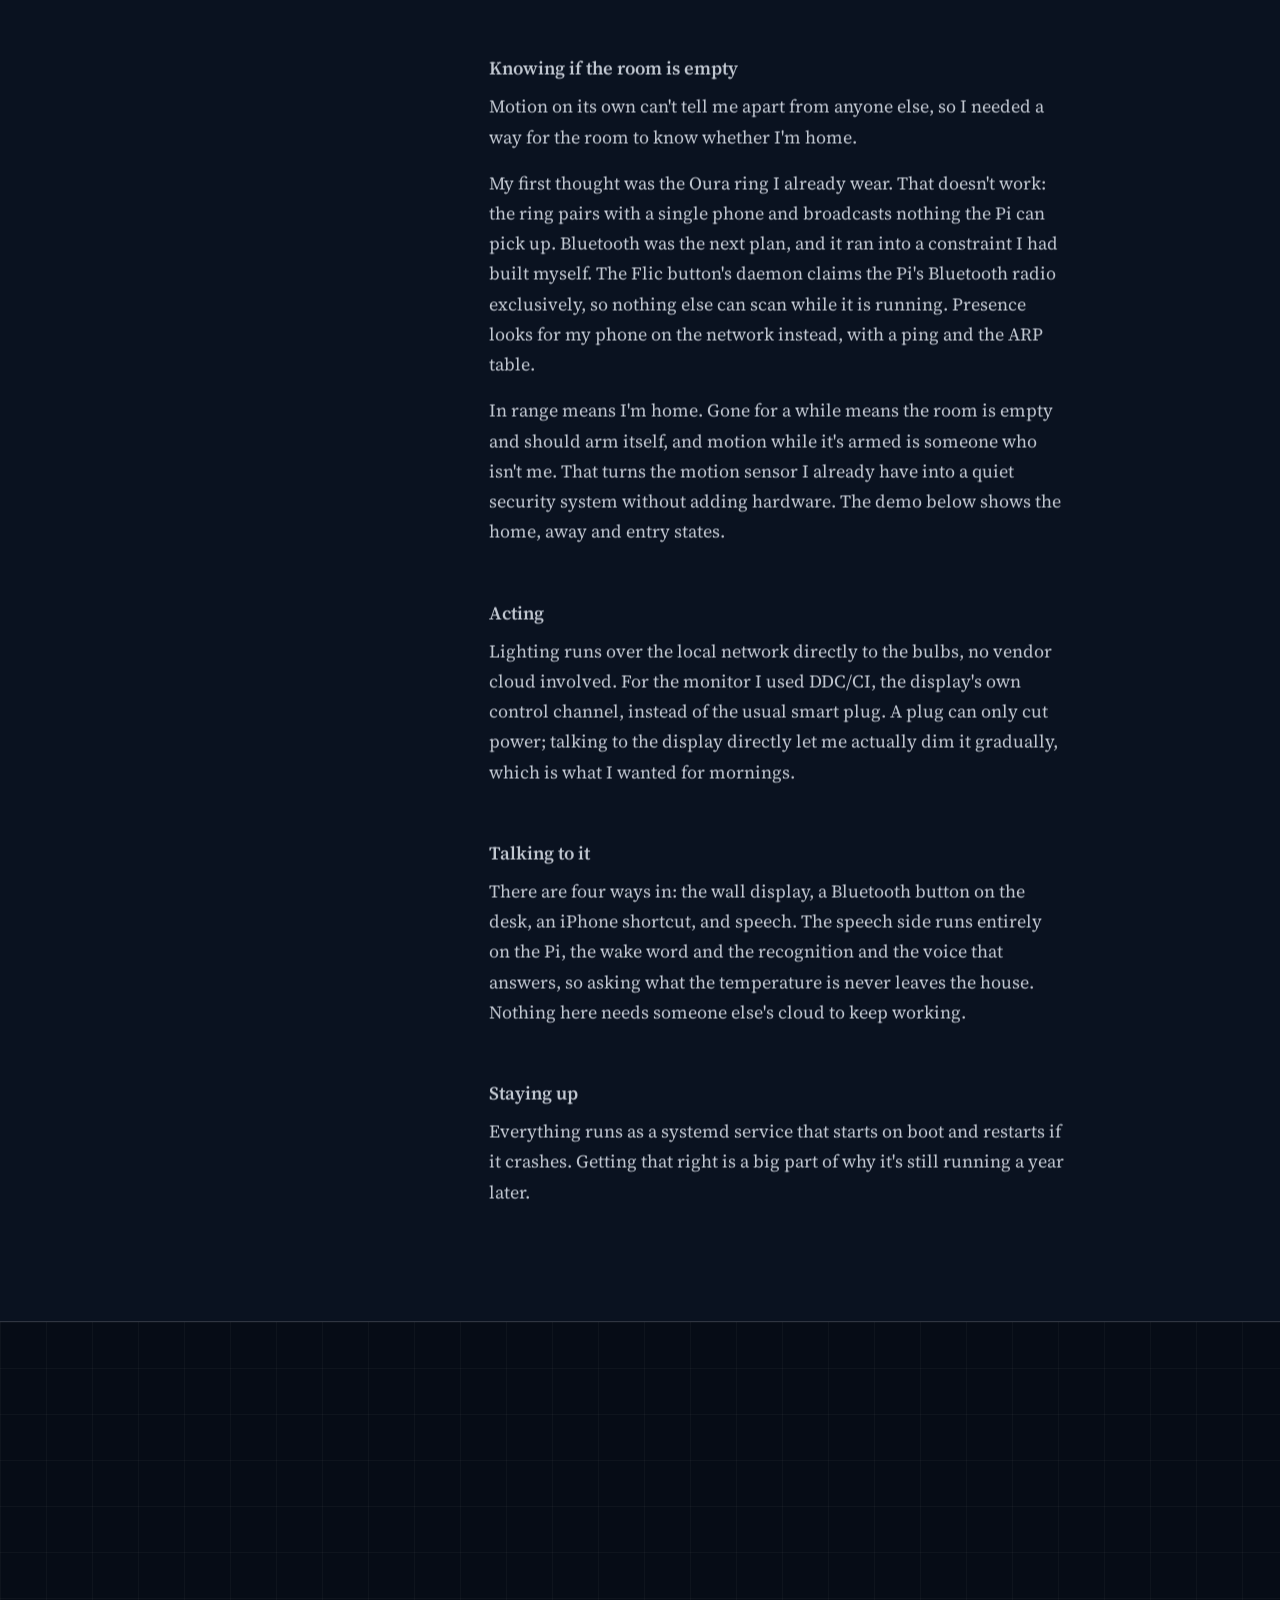
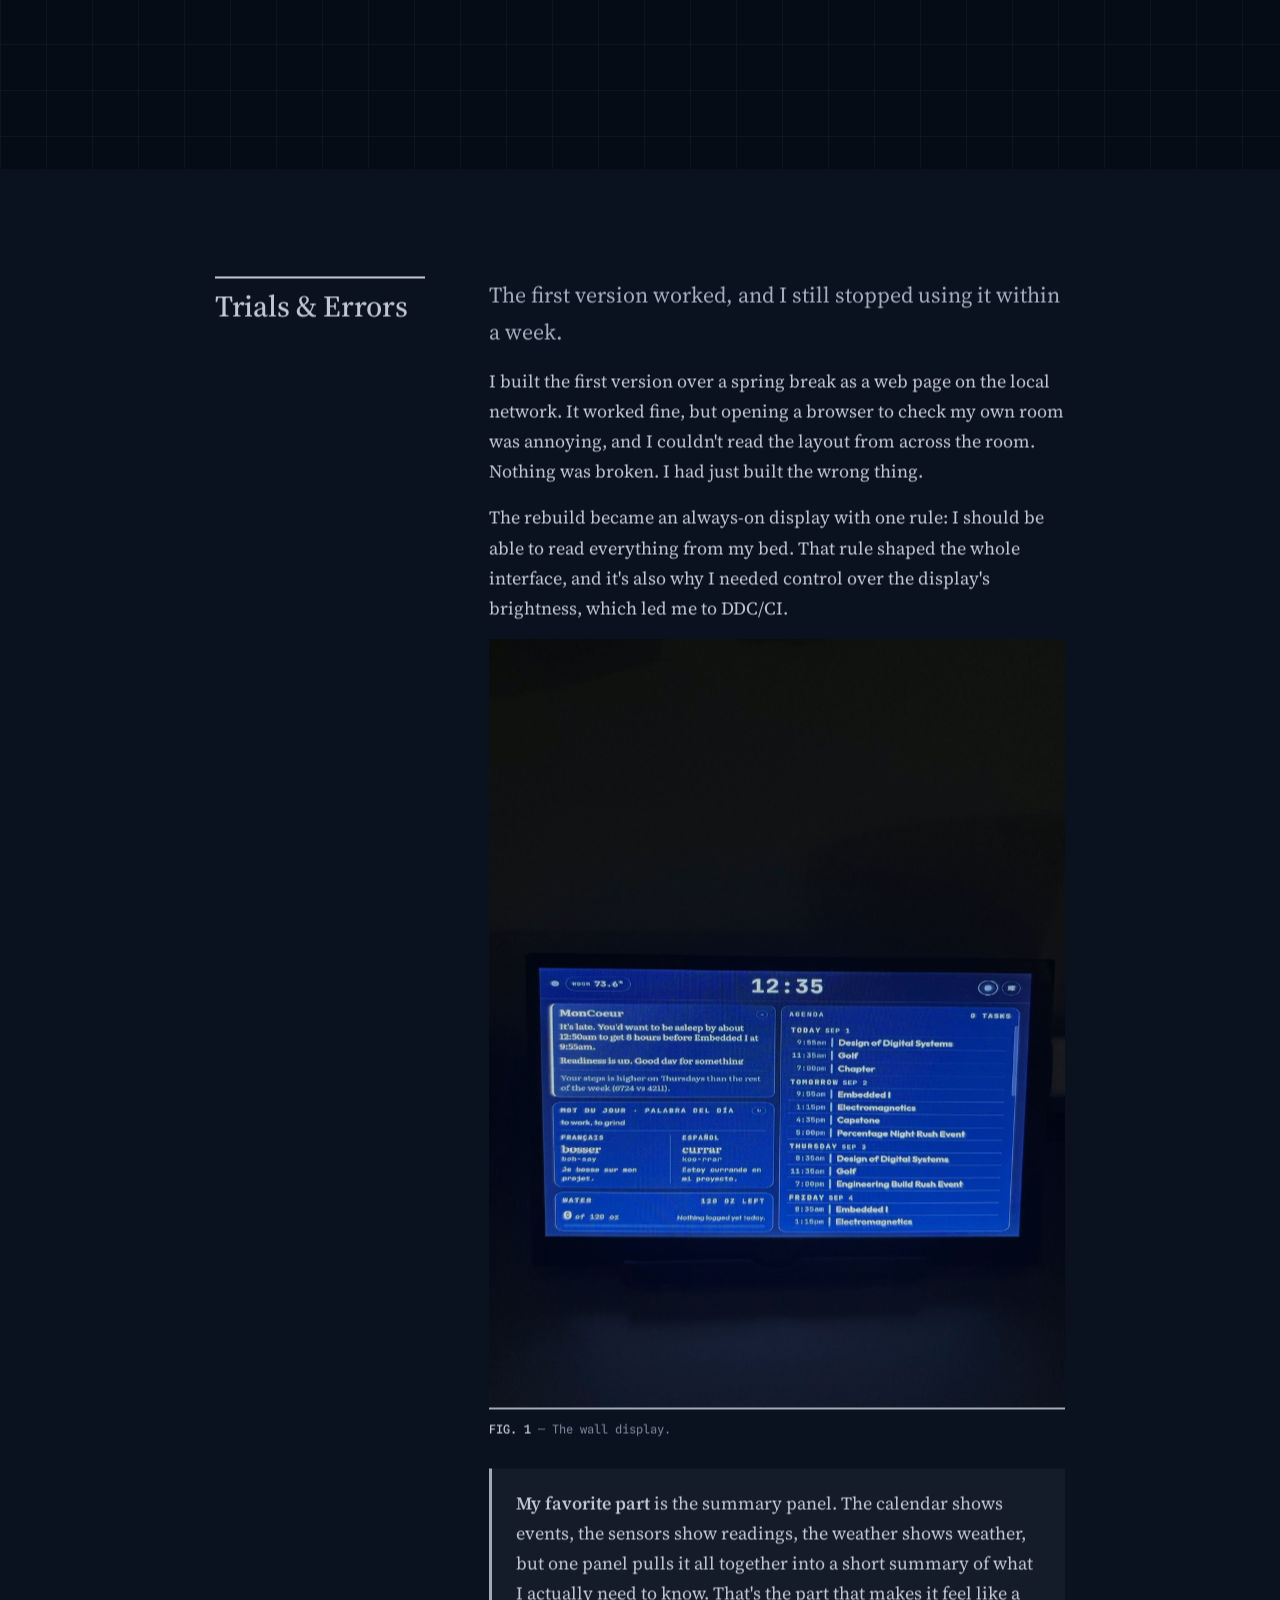
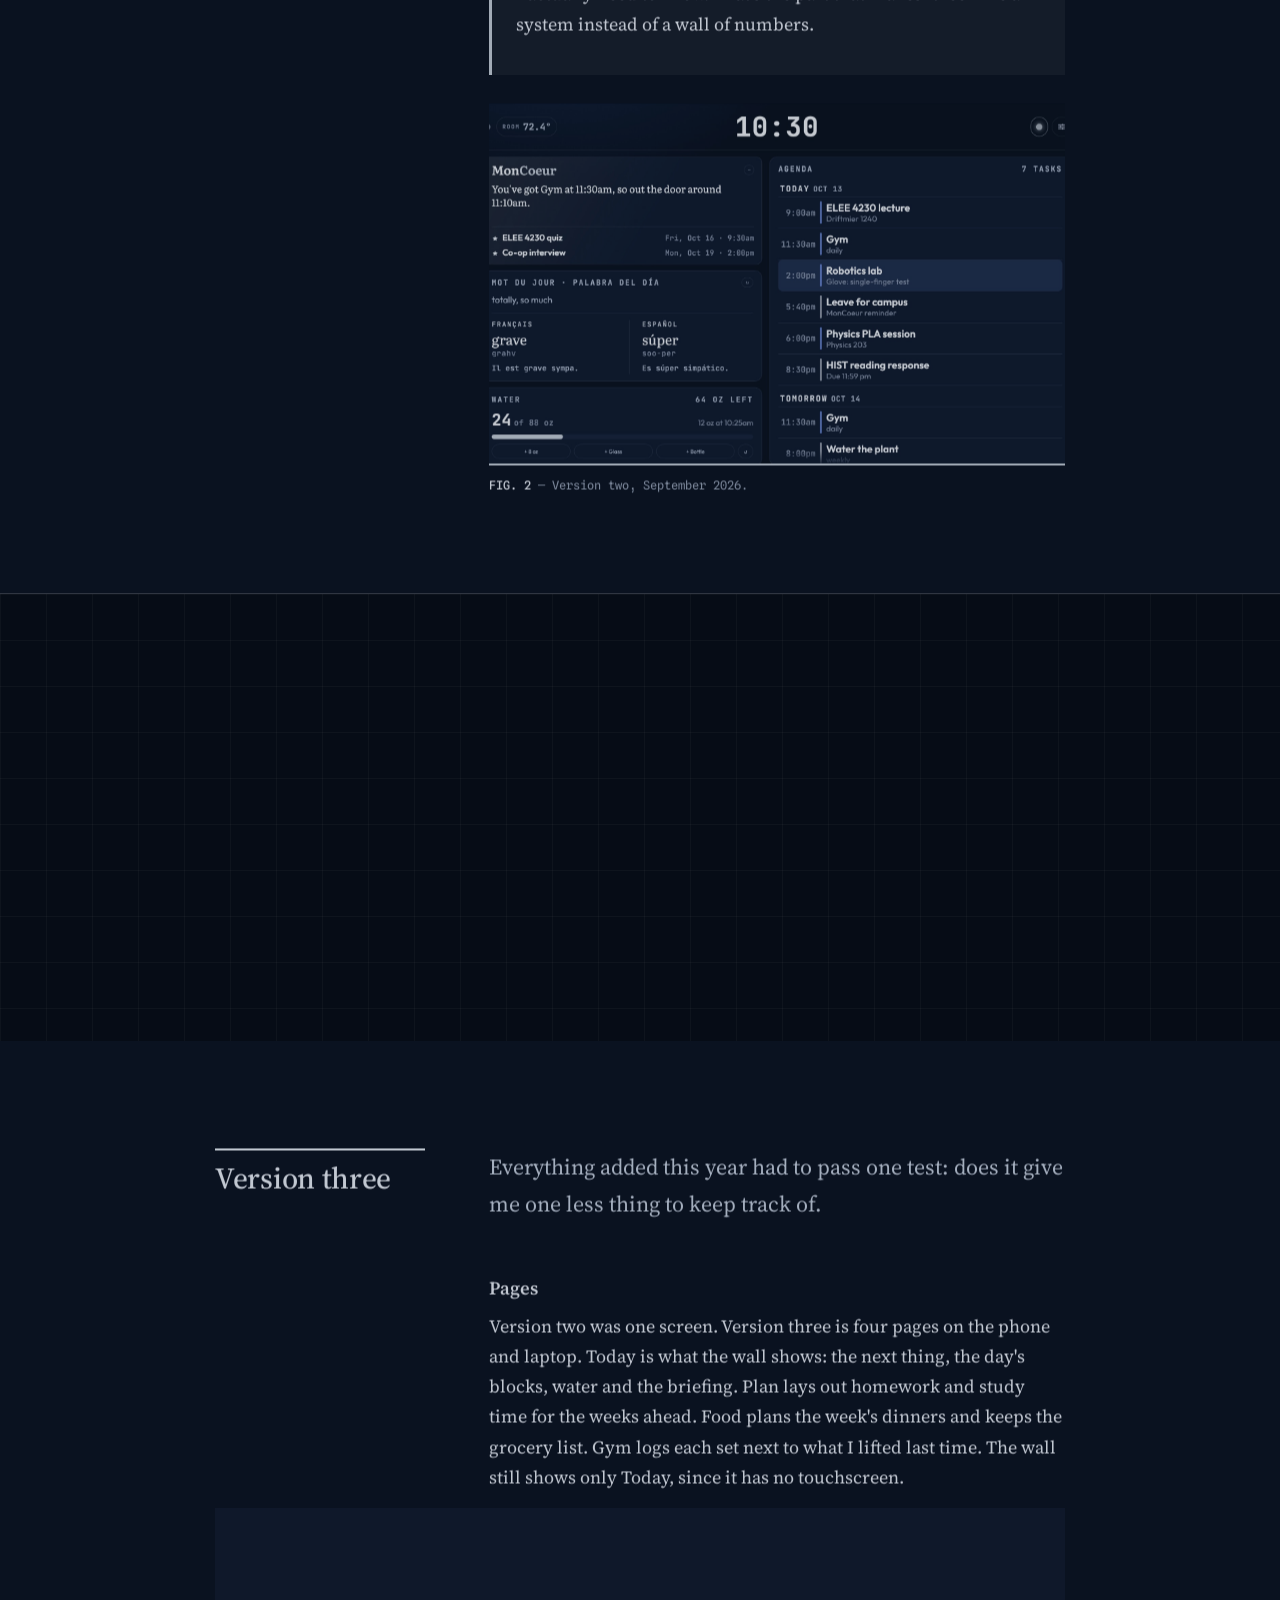
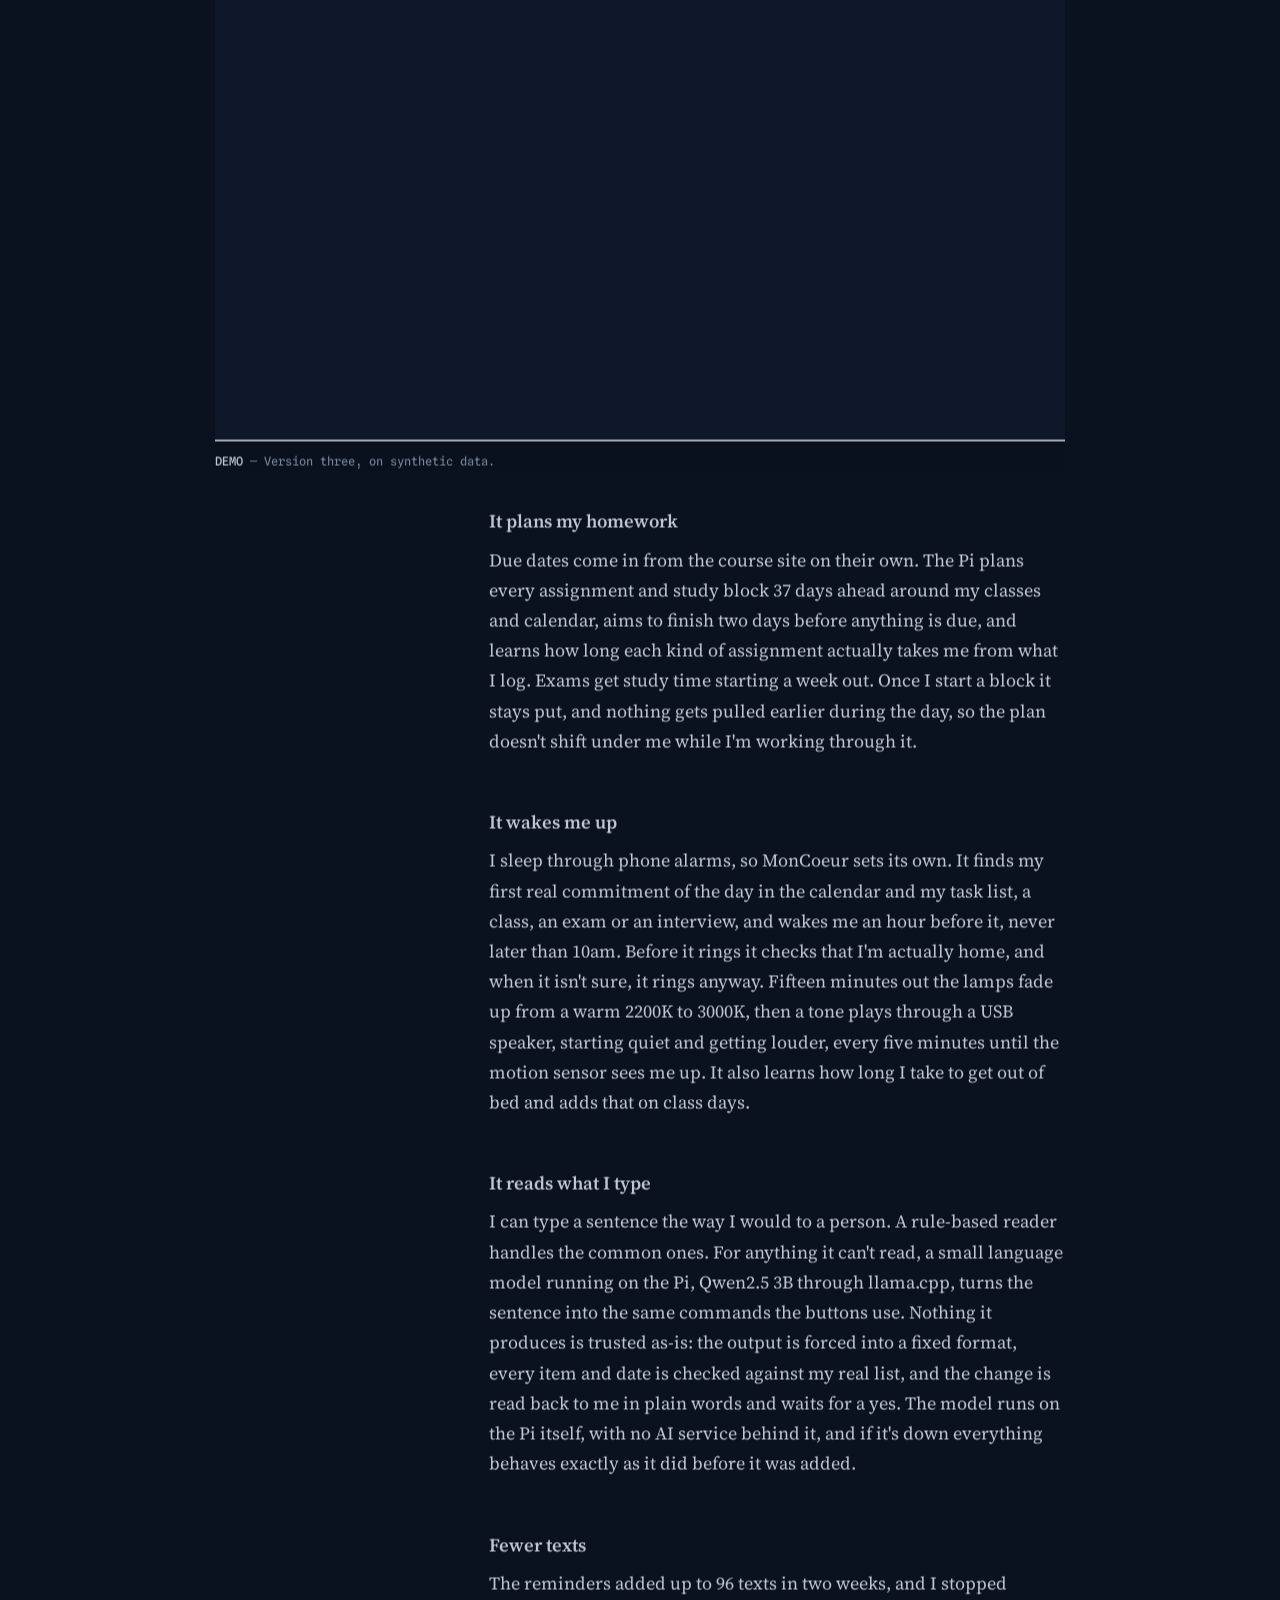
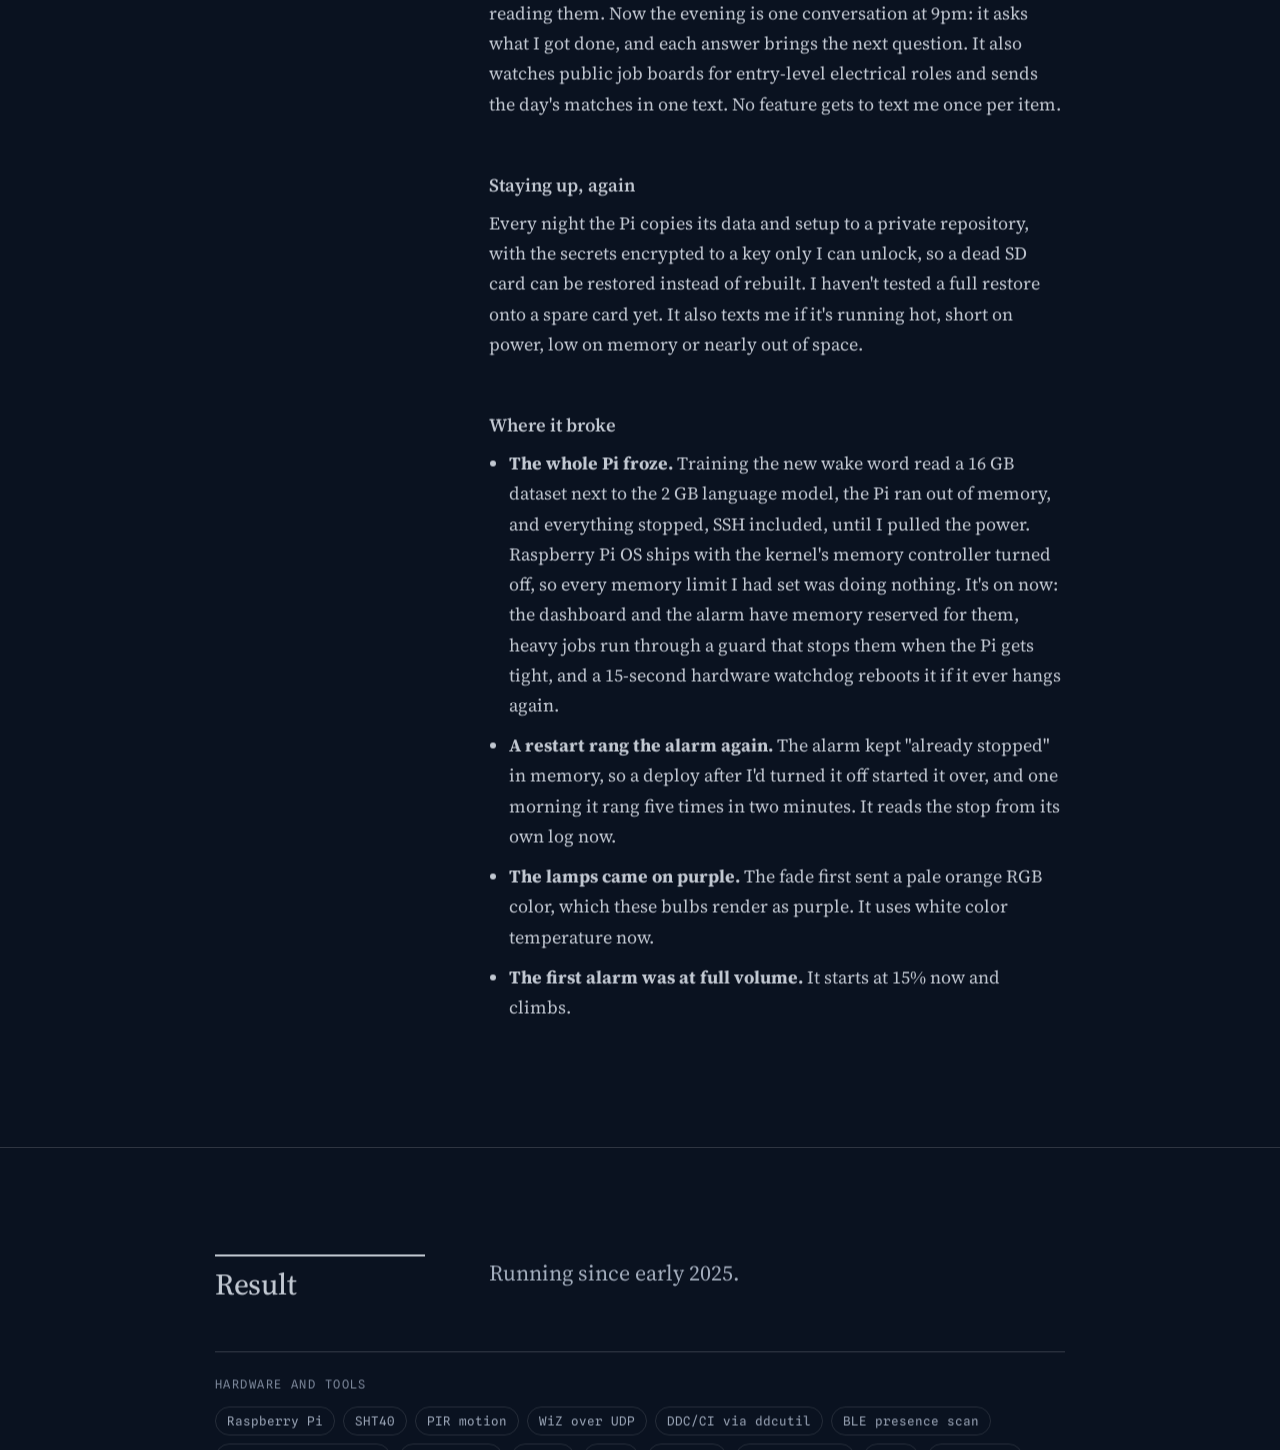
<file: projects/jarvis.html>
<!DOCTYPE html>
<html lang="en">
<head>
<meta charset="UTF-8">
<meta name="robots" content="noindex">
<!-- The project was renamed from JARVIS to MonCoeur. This stub only exists so
     that links published under the old URL keep working. Safe to delete once
     nothing points here. -->
<link rel="canonical" href="moncoeur.html">
<meta http-equiv="refresh" content="0; url=moncoeur.html">
<title>Moved to MonCoeur | Zack LaPrade</title>
</head>
<body>
<p>This project is now called MonCoeur. <a href="moncoeur.html">Continue to the case study</a>.</p>
</body>
</html>
</file>
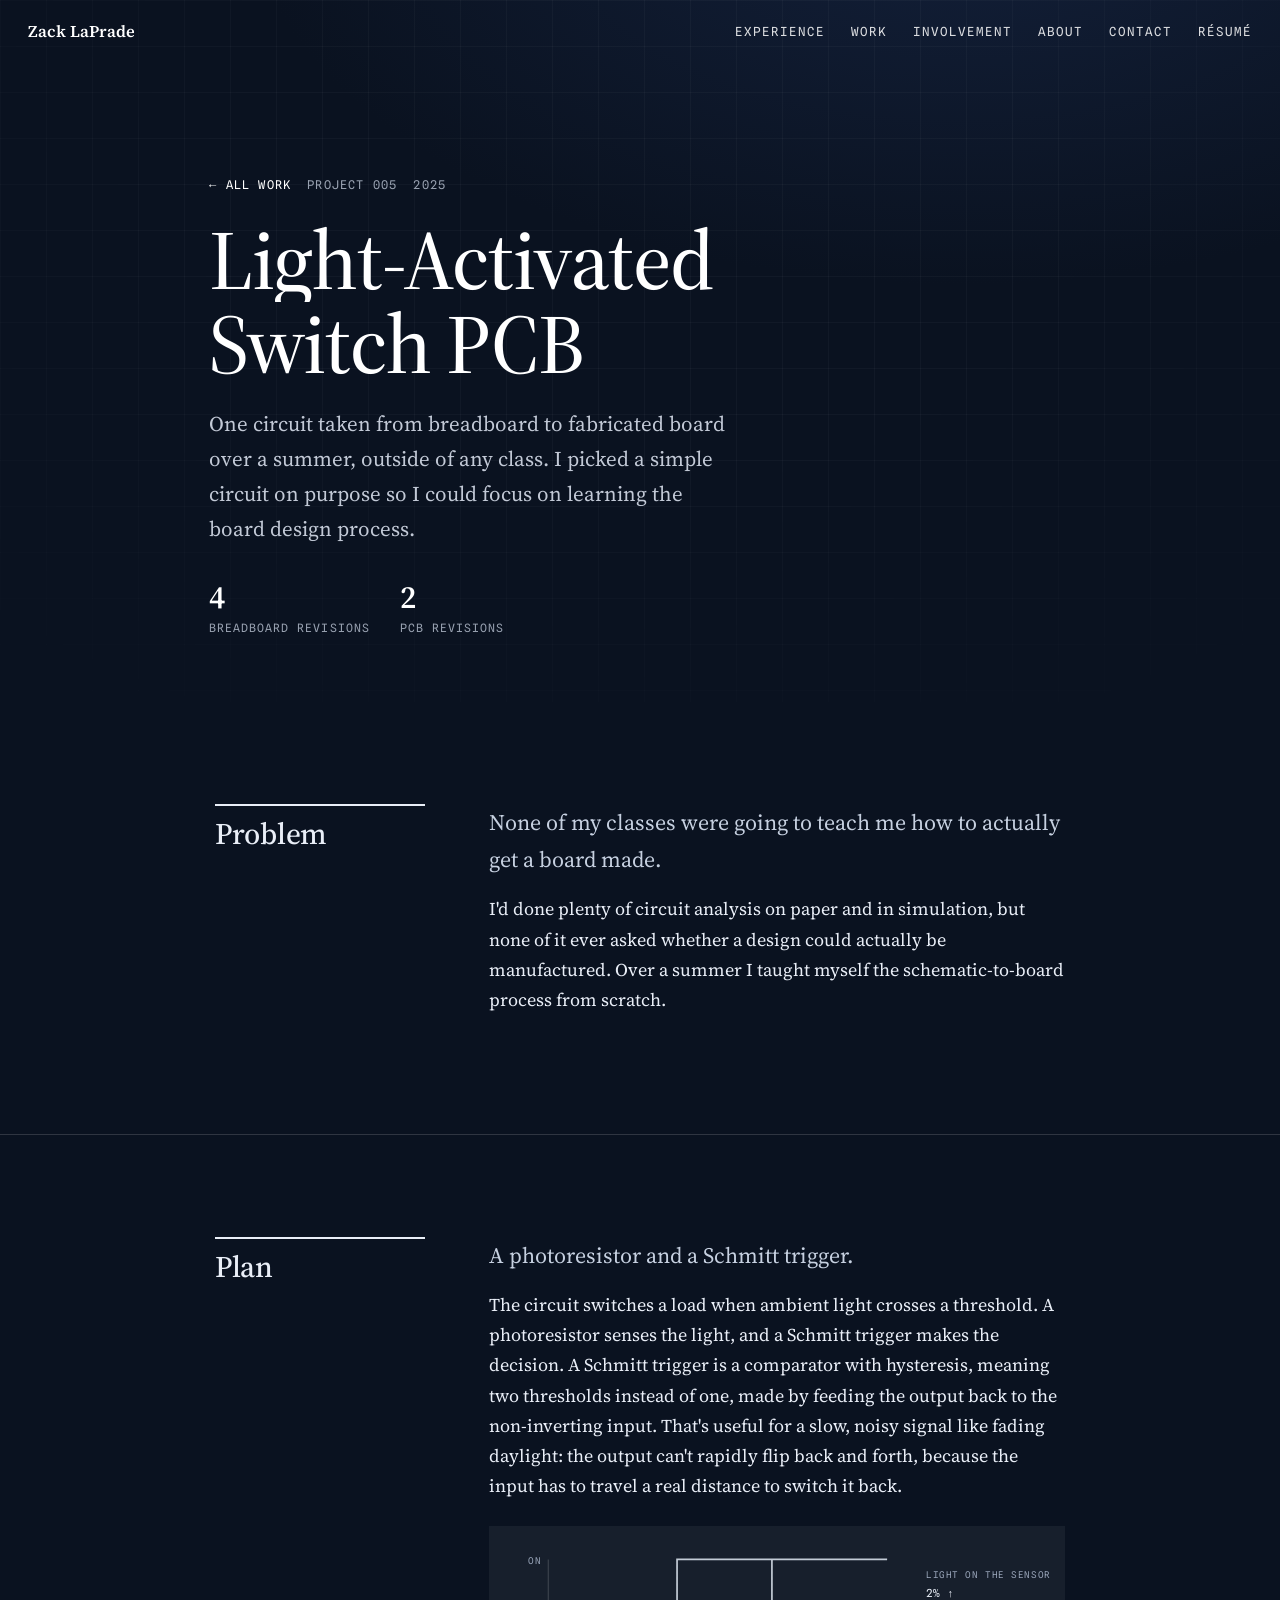
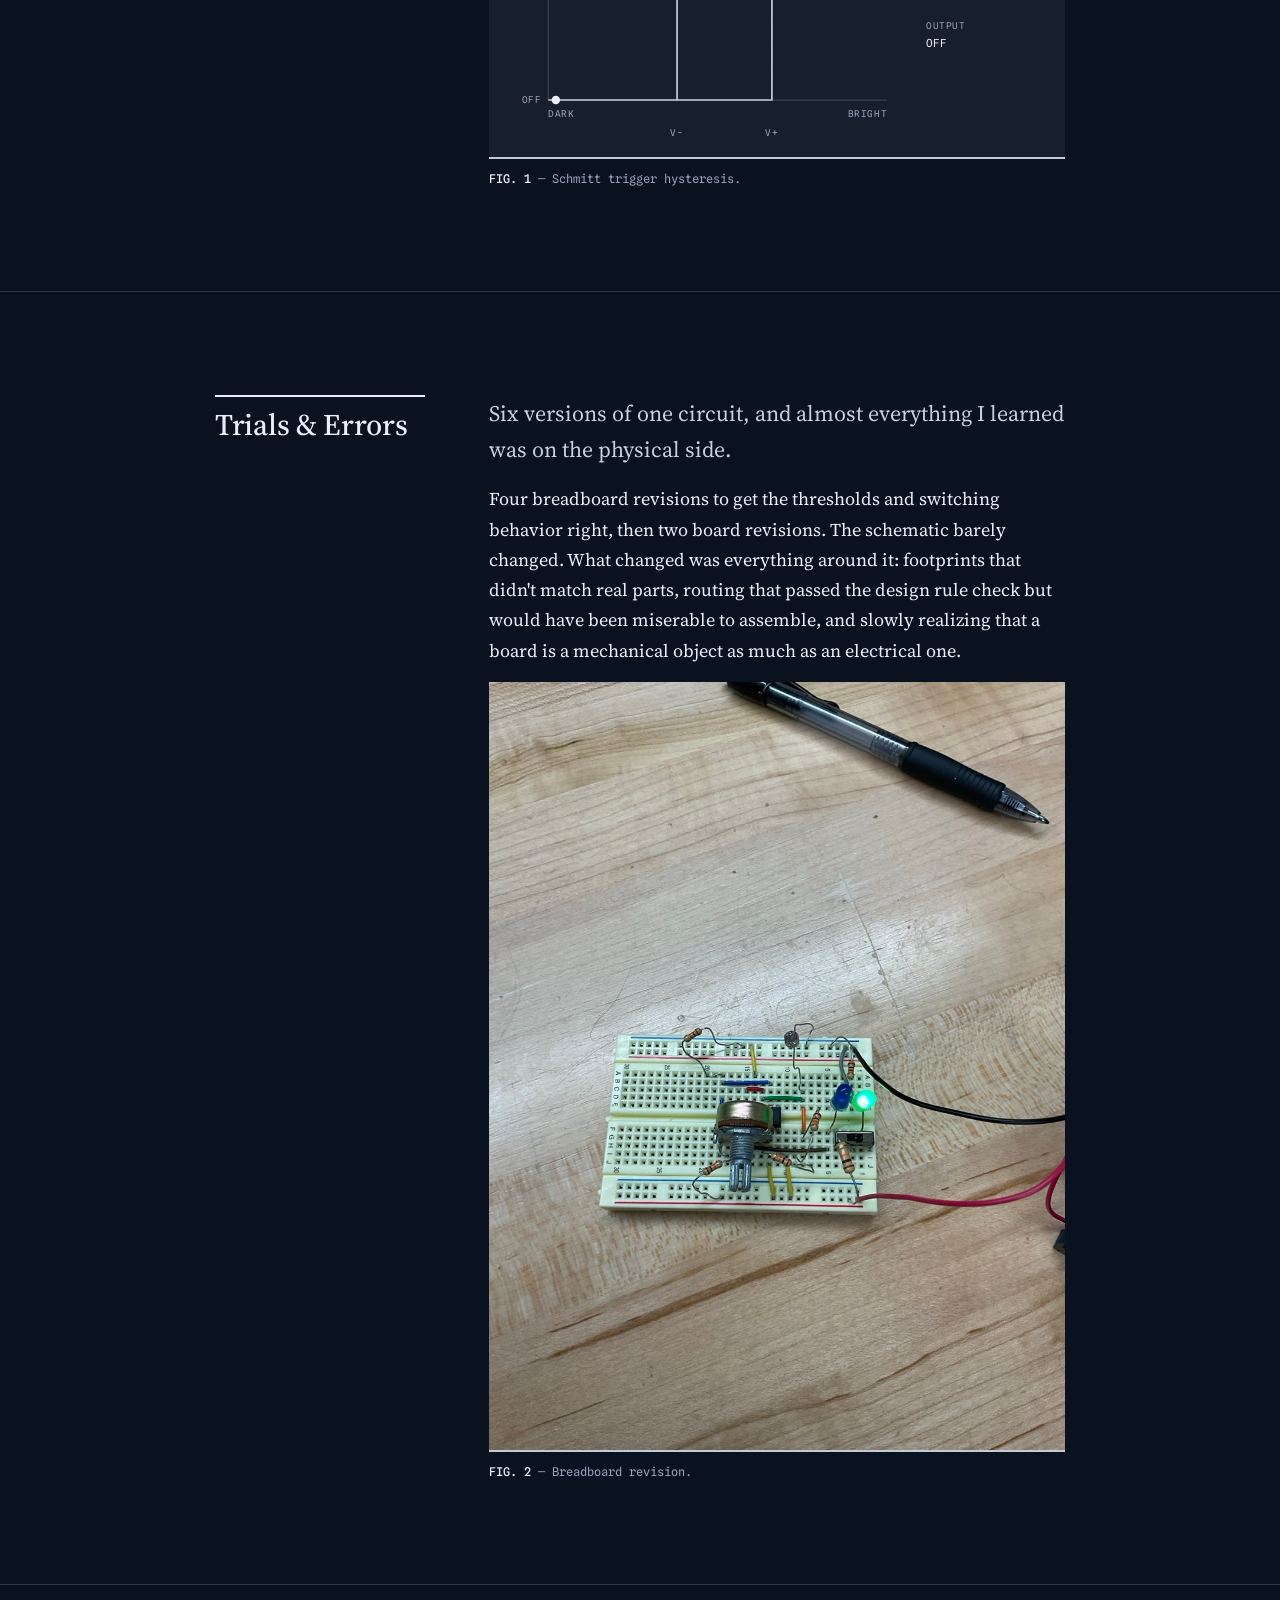
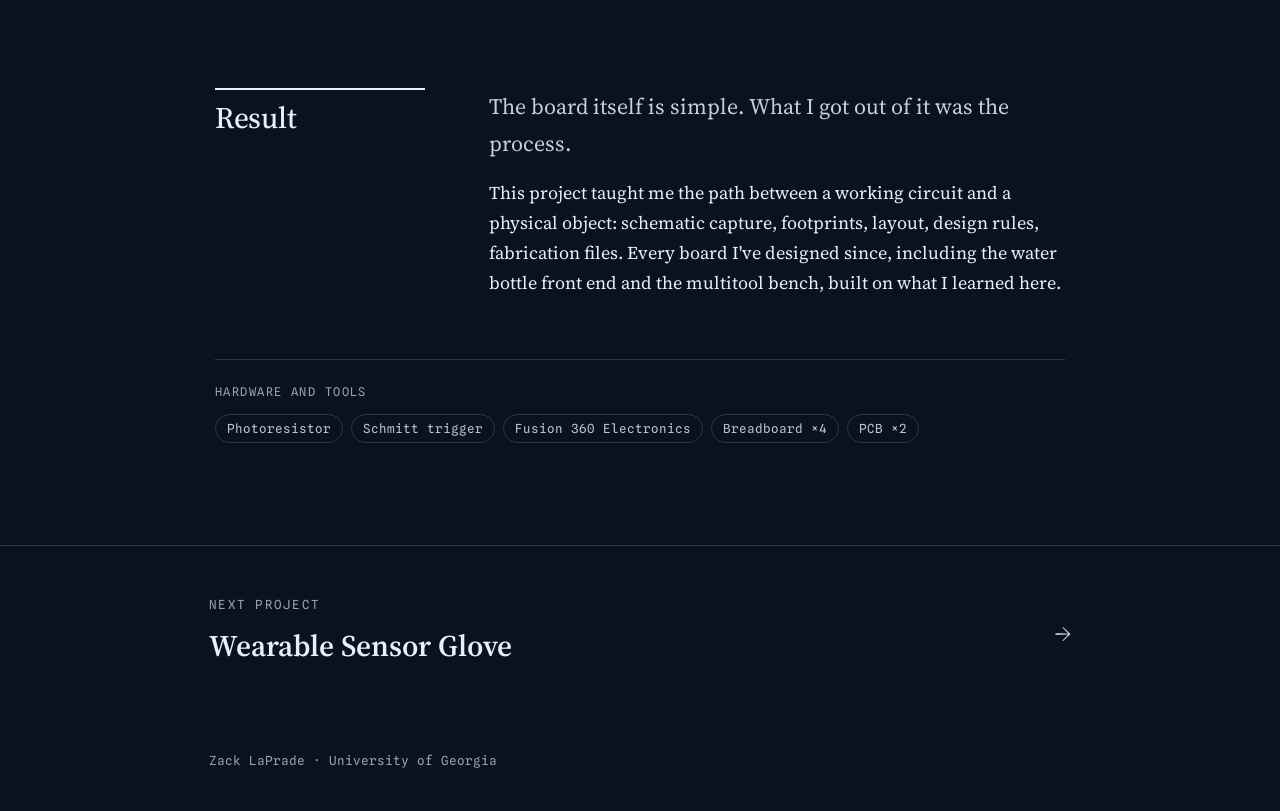
<file: projects/schmitt-pcb.html>
<!DOCTYPE html>
<html lang="en">
<head>
<meta charset="UTF-8">
<meta name="viewport" content="width=device-width,initial-scale=1">
<meta name="description" content="One circuit taken from breadboard to fabricated board over a summer, to learn the whole board design process.">
<link rel="icon" type="image/png" sizes="512x512" href="../images/icon-512.png">
<link rel="apple-touch-icon" href="../images/icon-180.png">
<meta property="og:type" content="website">
<meta property="og:site_name" content="Zack LaPrade">
<meta property="og:title" content="Light-Activated Switch | Zack LaPrade">
<meta property="og:description" content="One circuit taken from breadboard to fabricated board over a summer, to learn the whole board design process.">
<meta property="og:url" content="https://zlaprade7.github.io/projects/schmitt-pcb.html">
<meta property="og:image" content="https://zlaprade7.github.io/images/og-card.png">
<meta property="og:image:width" content="1200">
<meta property="og:image:height" content="630">
<meta name="twitter:card" content="summary_large_image">
<title>Light-Activated Switch | Zack LaPrade</title>
<link rel="preconnect" href="https://fonts.googleapis.com">
<link rel="preconnect" href="https://fonts.gstatic.com" crossorigin>
<link href="https://fonts.googleapis.com/css2?family=Archivo:wdth,wght@62..125,400;62..125,600&family=Source+Serif+4:opsz,wght@8..60,400;8..60,500;8..60,600&family=Spline+Sans+Mono:wght@400;500&display=swap" rel="stylesheet">
<link rel="stylesheet" href="../style.css">
<style>
.hys{background:var(--wash);padding:8px 0 2px}
.h-ax{font-family:var(--mono);fill:var(--grey);font-size:11px;letter-spacing:.06em}
.h-rd{font-family:var(--mono);fill:var(--ink);font-size:13px}
.h-sub{font-family:var(--mono);fill:var(--grey);font-size:11px;letter-spacing:.06em}
</style>

</head>
<body>
<a class="skip" href="#main">Skip to content</a>
<div id="bar"></div>
<nav id="nav" data-solid-after="0.05">
  <div class="wrap">
    <a class="brand" href="../index.html">Zack LaPrade</a>
    <div class="links">
      <a href="../index.html#experience">EXPERIENCE</a>
      <a href="../index.html#work">WORK</a>
      <a href="../index.html#involvement">INVOLVEMENT</a>
      <a href="../index.html#about">ABOUT</a>
      <a href="../index.html#contact">CONTACT</a>
      <a href="../resume.pdf" target="_blank" rel="noopener">RÉSUMÉ</a>
    </div>
  </div>
</nav>
<main id="main" role="main">
<header class="phero">
  <div class="wrap">
    <div class="crumb"><a href="../index.html#work">← All work</a><span>Project 005</span><span>2025</span></div>
    <h1><span class="row"><span>Light-Activated</span></span><span class="row"><span>Switch PCB</span></span></h1>
    <p class="deck">One circuit taken from breadboard to fabricated board over a summer, outside of any class. I picked a simple circuit on purpose so I could focus on learning the board design process.</p>
    <div class="chips"><div class="chip"><div class="v">4</div><div class="l">breadboard revisions</div></div><div class="chip"><div class="v">2</div><div class="l">PCB revisions</div></div></div>
  </div>
</header><section class="doc">
  <div class="wrap">
    <div class="shead rv"><h2 class="big">Problem</h2></div>
    <p class="slede rv">None of my classes were going to teach me how to actually get a board made.</p>
    <p class="rv">I'd done plenty of circuit analysis on paper and in simulation, but none of it ever asked whether a design could actually be manufactured. Over a summer I taught myself the schematic-to-board process from scratch.</p>
  </div>
</section><section class="doc">
  <div class="wrap">
    <div class="shead rv"><h2 class="big">Plan</h2></div>
    <p class="slede rv">A photoresistor and a Schmitt trigger.</p>
    <p class="rv">The circuit switches a load when ambient light crosses a threshold. A photoresistor senses the light, and a Schmitt trigger makes the decision. A Schmitt trigger is a comparator with hysteresis, meaning two thresholds instead of one, made by feeding the output back to the non-inverting input. That's useful for a slow, noisy signal like fading daylight: the output can't rapidly flip back and forth, because the input has to travel a real distance to switch it back.</p>
<figure class="rv hys-fig" style="max-width:900px;margin-top:8px">
  <div class="frame hys">
    <svg viewBox="0 0 680 250" role="img"
         aria-label="A Schmitt trigger's hysteresis loop: as light rises the output does not switch until the upper threshold, and going back down it does not switch again until the lower threshold, so a noisy signal cannot chatter.">
      <line x1="70" y1="30" x2="70" y2="196" stroke="var(--line)" stroke-width="1.5"/>
      <line x1="70" y1="196" x2="470" y2="196" stroke="var(--line)" stroke-width="1.5"/>
      <text class="h-ax" x="62" y="36" text-anchor="end">ON</text>
      <text class="h-ax" x="62" y="200" text-anchor="end">OFF</text>
      <text class="h-ax" x="70" y="216">DARK</text>
      <text class="h-ax" x="470" y="216" text-anchor="end">BRIGHT</text>
      <!-- the two thresholds -->
      <line id="h-lo" y1="30" y2="196" stroke="var(--line)" stroke-width="1" stroke-dasharray="3 4"/>
      <line id="h-hi" y1="30" y2="196" stroke="var(--line)" stroke-width="1" stroke-dasharray="3 4"/>
      <text id="h-lolab" class="h-ax" y="238" text-anchor="middle">V-</text>
      <text id="h-hilab" class="h-ax" y="238" text-anchor="middle">V+</text>
      <!-- the loop itself, drawn once -->
      <path id="h-loop" fill="none" stroke="var(--accent)" stroke-width="2"/>
      <circle id="h-dot" r="5" fill="var(--ink)"/>
      <text class="h-sub" x="516" y="52">LIGHT ON THE SENSOR</text>
      <text id="h-lux"  class="h-rd" x="516" y="74"></text>
      <text class="h-sub" x="516" y="112">OUTPUT</text>
      <text id="h-out"  class="h-rd" x="516" y="134"></text>
      <text id="h-why"  class="h-sub" x="516" y="172"></text>
      <text id="h-why2" class="h-sub" x="516" y="188"></text>
    </svg>
  </div>
  <figcaption><b>FIG. 1</b> &mdash; Schmitt trigger hysteresis.</figcaption>
</figure>
  </div>
</section><section class="doc">
  <div class="wrap">
    <div class="shead rv"><h2 class="big">Trials & Errors</h2></div>
    <p class="slede rv">Six versions of one circuit, and almost everything I learned was on the physical side.</p>



    <p class="rv">Four breadboard revisions to get the thresholds and switching behavior right, then two board revisions. The schematic barely changed. What changed was everything around it: footprints that didn't match real parts, routing that passed the design rule check but would have been miserable to assemble, and slowly realizing that a board is a mechanical object as much as an electrical one.</p>
<figure class="rv" style="max-width:900px"><div class="frame" data-lens><img src="../images/lightswitch-proto.jpg" alt="The light-activated switch on a breadboard"></div><figcaption><b>FIG. 2</b> &mdash; Breadboard revision.</figcaption></figure>
  </div>
</section><section class="doc" style="border-bottom:none">
  <div class="wrap">
    <div class="shead rv"><h2 class="big">Result</h2></div>
    <p class="slede rv">The board itself is simple. What I got out of it was the process.</p>
    <p class="rv">This project taught me the path between a working circuit and a physical object: schematic capture, footprints, layout, design rules, fabrication files. Every board I've designed since, including the water bottle front end and the multitool bench, built on what I learned here.</p>
<div class="hw rv"><div class="k">Hardware and tools</div><div class="parts"><span>Photoresistor</span><span>Schmitt trigger</span><span>Fusion 360 Electronics</span><span>Breadboard ×4</span><span>PCB ×2</span></div></div>
  </div>
</section><div class="next"><div class="wrap"><a href="sensor-glove.html"><div><div class="lbl">Next project</div><h3>Wearable Sensor Glove</h3></div><span class="ar">→</span></a></div></div>
</main>
<footer>
  <div class="wrap">
    <span>Zack LaPrade · University of Georgia</span>
  </div>
</footer>
<script>
/* FIG. 1 - the hysteresis loop, traced by a light level that rises and falls.
   The whole point of the circuit is that the output depends on which DIRECTION
   the input is moving, so the dot walks the loop rather than sitting on a
   curve: up along the bottom to V+, jump, back along the top to V-, jump. */
(function(){
  const svg=document.querySelector('.hys-fig svg'); if(!svg) return;
  const X0=70, X1=470, YON=30, YOFF=196;
  const LO=0.38, HI=0.66;                    // thresholds, fraction of the range
  const x=v=>X0+v*(X1-X0);
  const loop=svg.querySelector('#h-loop'), dot=svg.querySelector('#h-dot');
  const lux=svg.querySelector('#h-lux'), out=svg.querySelector('#h-out');
  const why=svg.querySelector('#h-why'), why2=svg.querySelector('#h-why2');
  for(const [id,v] of [['#h-lo',LO],['#h-hi',HI]]){
    const l=svg.querySelector(id); l.setAttribute('x1',x(v)); l.setAttribute('x2',x(v));
  }
  svg.querySelector('#h-lolab').setAttribute('x',x(LO));
  svg.querySelector('#h-hilab').setAttribute('x',x(HI));

  loop.setAttribute('d',
    'M'+x(0)+' '+YOFF+' L'+x(HI)+' '+YOFF+     // dark, output off, rising
    ' L'+x(HI)+' '+YON+                        // trips on at V+
    ' L'+x(1)+' '+YON+                         // bright, stays on
    ' M'+x(1)+' '+YON+' L'+x(LO)+' '+YON+      // falling, still on
    ' L'+x(LO)+' '+YOFF+                       // drops out at V-
    ' L'+x(0)+' '+YOFF);

  const calm=matchMedia('(prefers-reduced-motion: reduce)');
  let on=false;
  function place(v, rising){
    if(rising && v>=HI) on=true;
    if(!rising && v<=LO) on=false;
    dot.setAttribute('cx',x(v));
    dot.setAttribute('cy',on?YON:YOFF);
    lux.textContent=Math.round(v*100)+'%'+(rising?'  \u2191':'  \u2193');
    out.textContent=on?'ON':'OFF';
    const near = rising ? (v<HI && v>LO) : (v>LO && v<HI);
    why.textContent  = near ? 'between the thresholds:' : '';
    why2.textContent = near ? 'the output will not move' : '';
  }
  if(calm.matches){ place(1,true); return; }

  let raf=0, born=null, running=false;
  const PERIOD=9000;
  function tick(now){
    if(born===null) born=now;
    const p=((now-born)%PERIOD)/PERIOD;
    place(p<.5 ? p*2 : (1-p)*2, p<.5);
    raf=requestAnimationFrame(tick);
  }
  if('IntersectionObserver' in window){
    new IntersectionObserver(es=>es.forEach(e=>{
      if(e.isIntersecting && !running){running=true;born=null;raf=requestAnimationFrame(tick)}
      else if(!e.isIntersecting && running){running=false;cancelAnimationFrame(raf);raf=0}
    }),{threshold:.25}).observe(svg);
  } else raf=requestAnimationFrame(tick);
  place(0,true);
})();
</script>
<script src="../main.js"></script>
</body>
</html>
</file>
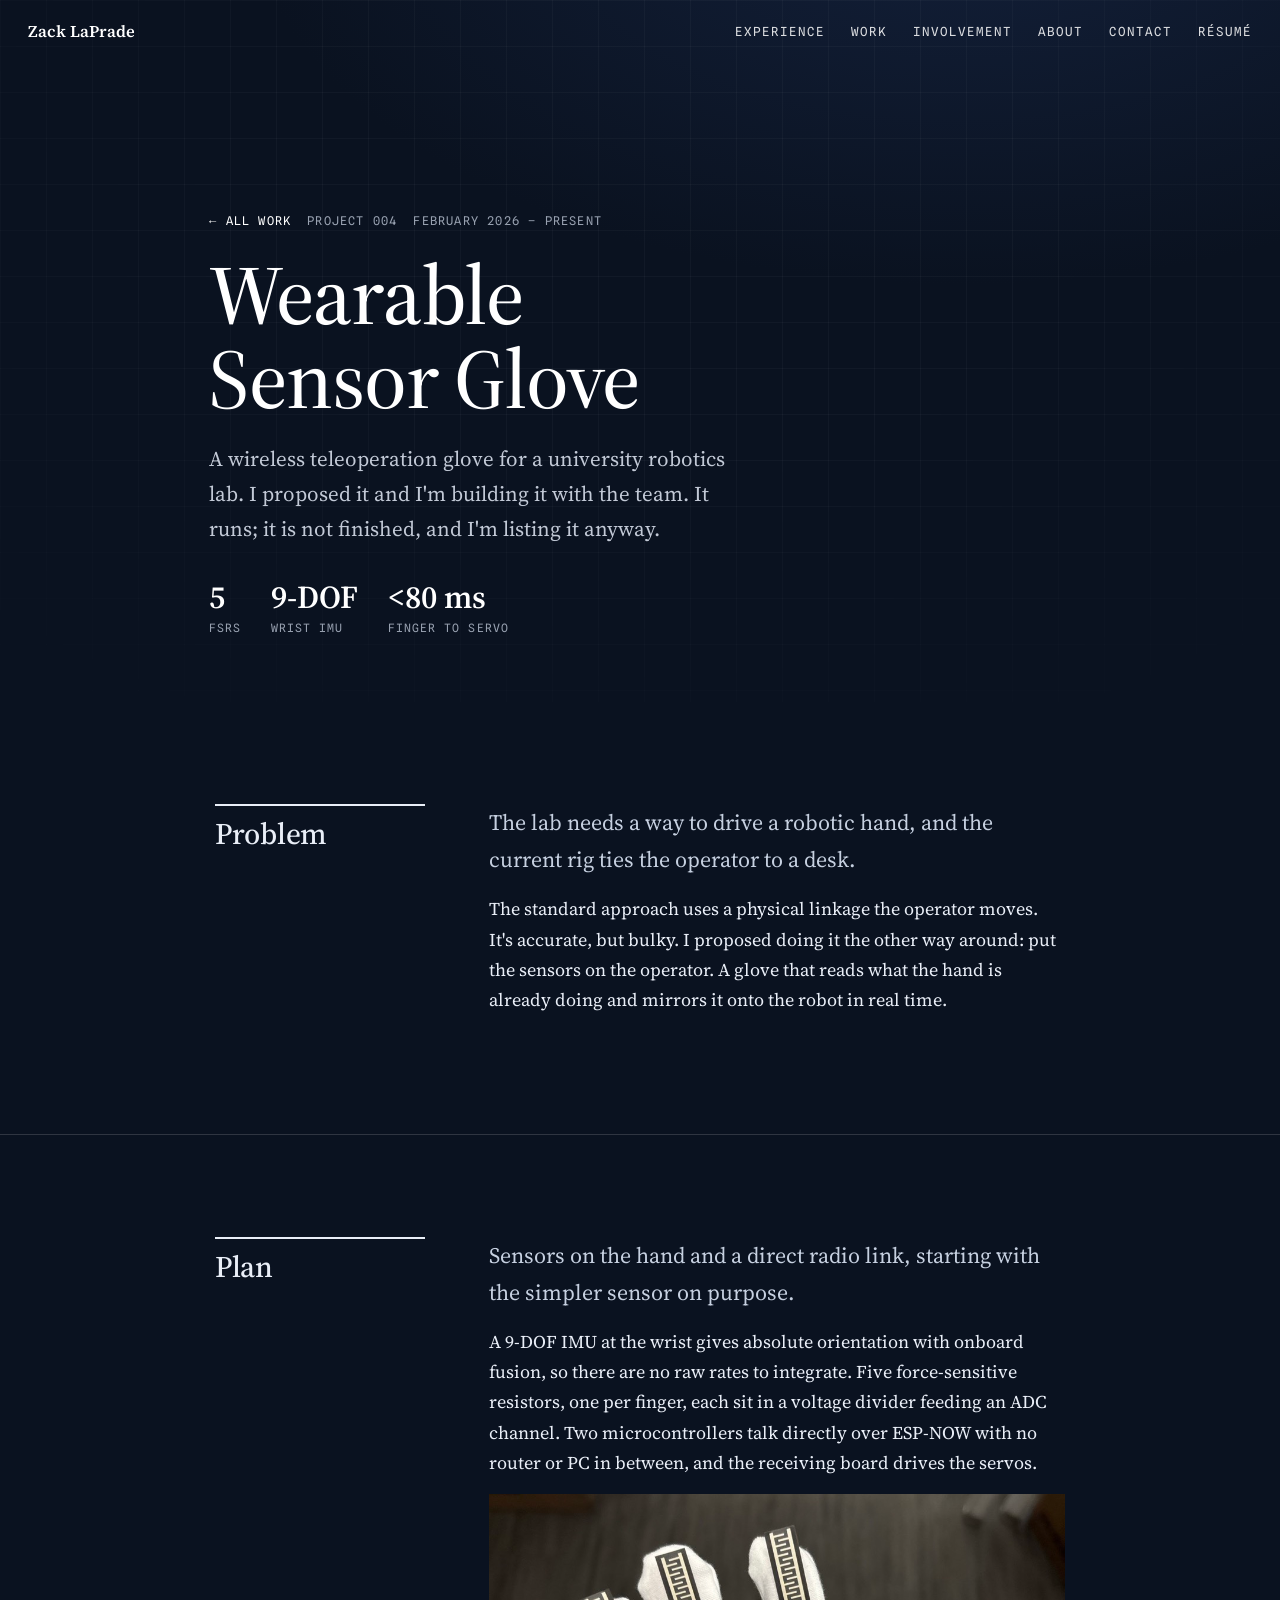
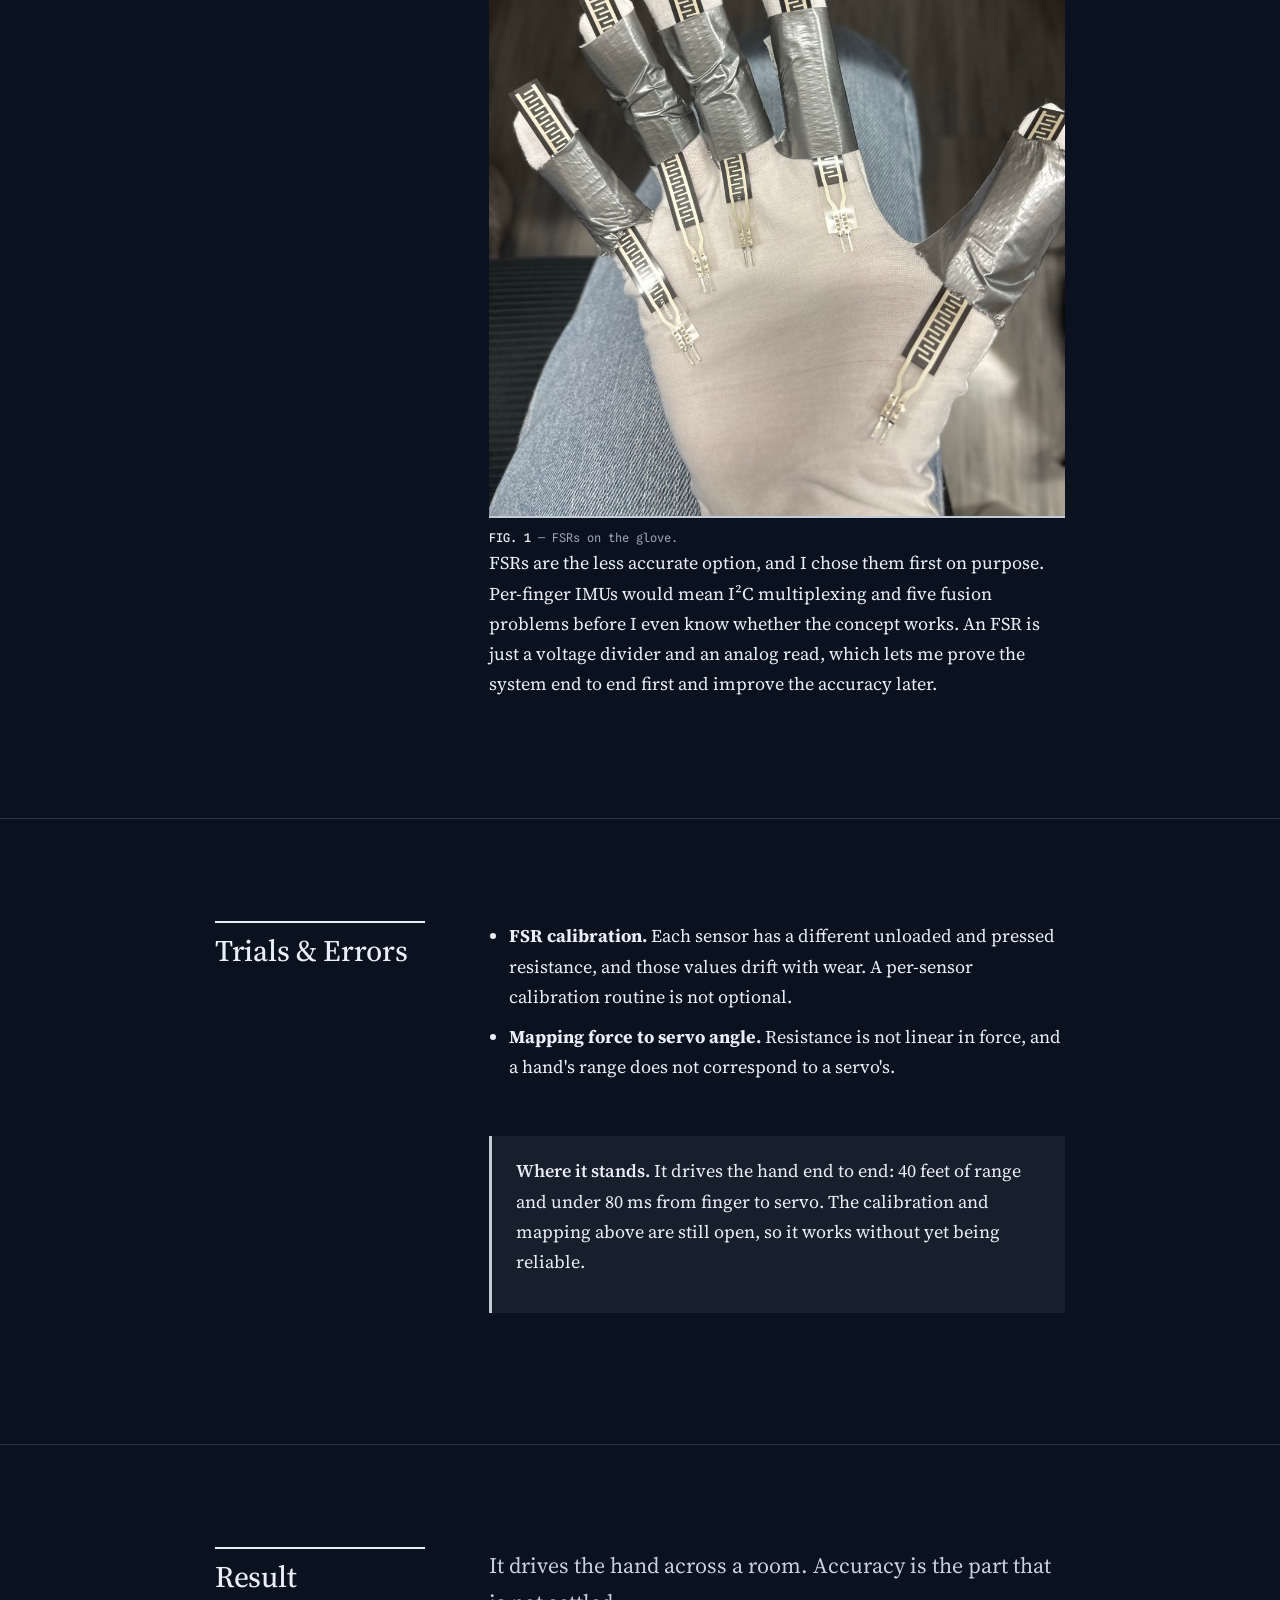
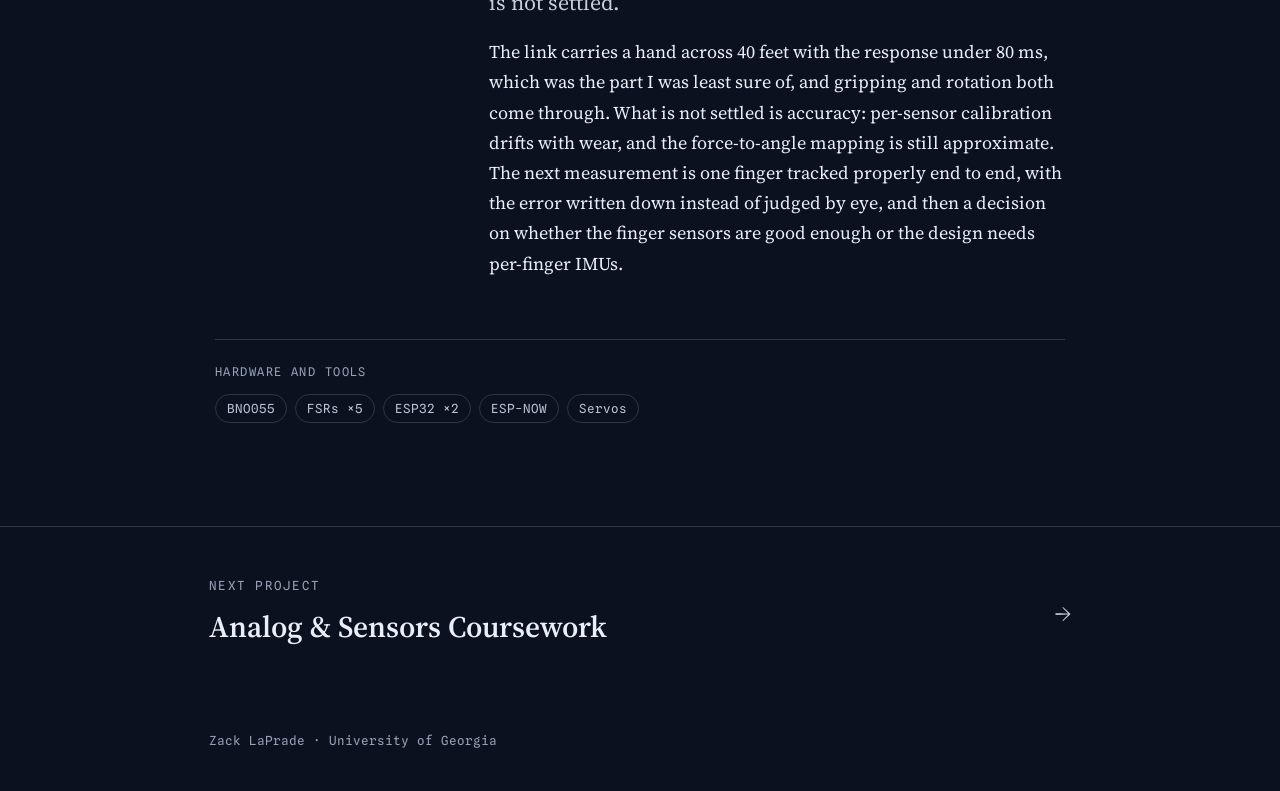
<file: projects/sensor-glove.html>
<!DOCTYPE html>
<html lang="en">
<head>
<meta charset="UTF-8">
<meta name="viewport" content="width=device-width,initial-scale=1">
<meta name="description" content="A wireless teleoperation glove that mirrors hand motion onto a robotic hand. In build with the robotics lab.">
<link rel="icon" type="image/png" sizes="512x512" href="../images/icon-512.png">
<link rel="apple-touch-icon" href="../images/icon-180.png">
<meta property="og:type" content="website">
<meta property="og:site_name" content="Zack LaPrade">
<meta property="og:title" content="Sensor Glove | Zack LaPrade">
<meta property="og:description" content="A wireless teleoperation glove that mirrors hand motion onto a robotic hand. In build with the robotics lab.">
<meta property="og:url" content="https://zlaprade7.github.io/projects/sensor-glove.html">
<meta property="og:image" content="https://zlaprade7.github.io/images/og-card.png">
<meta property="og:image:width" content="1200">
<meta property="og:image:height" content="630">
<meta name="twitter:card" content="summary_large_image">
<title>Sensor Glove | Zack LaPrade</title>
<link rel="preconnect" href="https://fonts.googleapis.com">
<link rel="preconnect" href="https://fonts.gstatic.com" crossorigin>
<link href="https://fonts.googleapis.com/css2?family=Archivo:wdth,wght@62..125,400;62..125,600&family=Source+Serif+4:opsz,wght@8..60,400;8..60,500;8..60,600&family=Spline+Sans+Mono:wght@400;500&display=swap" rel="stylesheet">
<link rel="stylesheet" href="../style.css">
</head>
<body>
<a class="skip" href="#main">Skip to content</a>
<div id="bar"></div>
<nav id="nav" data-solid-after="0.05">
  <div class="wrap">
    <a class="brand" href="../index.html">Zack LaPrade</a>
    <div class="links">
      <a href="../index.html#experience">EXPERIENCE</a>
      <a href="../index.html#work">WORK</a>
      <a href="../index.html#involvement">INVOLVEMENT</a>
      <a href="../index.html#about">ABOUT</a>
      <a href="../index.html#contact">CONTACT</a>
      <a href="../resume.pdf" target="_blank" rel="noopener">RÉSUMÉ</a>
    </div>
  </div>
</nav>
<main id="main" role="main">
<header class="phero">
  <div class="wrap">
    <div class="crumb"><a href="../index.html#work">← All work</a><span>Project 004</span><span>February 2026 &ndash; Present</span></div>
    <h1><span class="row"><span>Wearable</span></span><span class="row"><span>Sensor Glove</span></span></h1>
    <p class="deck">A wireless teleoperation glove for a university robotics lab. I proposed it and I'm building it with the team. It runs; it is not finished, and I'm listing it anyway.</p>
    <div class="chips"><div class="chip"><div class="v">5</div><div class="l">FSRs</div></div><div class="chip"><div class="v">9-DOF</div><div class="l">wrist IMU</div></div><div class="chip"><div class="v">&lt;80 ms</div><div class="l">finger to servo</div></div></div>
  </div>
</header><section class="doc">
  <div class="wrap">
    <div class="shead rv"><h2 class="big">Problem</h2></div>
    <p class="slede rv">The lab needs a way to drive a robotic hand, and the current rig ties the operator to a desk.</p>
    <p class="rv">The standard approach uses a physical linkage the operator moves. It's accurate, but bulky. I proposed doing it the other way around: put the sensors on the operator. A glove that reads what the hand is already doing and mirrors it onto the robot in real time.</p>
  </div>
</section><section class="doc">
  <div class="wrap">
    <div class="shead rv"><h2 class="big">Plan</h2></div>
    <p class="slede rv">Sensors on the hand and a direct radio link, starting with the simpler sensor on purpose.</p>
    <p class="rv">A 9-DOF IMU at the wrist gives absolute orientation with onboard fusion, so there are no raw rates to integrate. Five force-sensitive resistors, one per finger, each sit in a voltage divider feeding an ADC channel. Two microcontrollers talk directly over ESP-NOW with no router or PC in between, and the receiving board drives the servos.</p>
<figure class="rv" style="max-width:900px"><div class="frame"><img src="../images/glove-build.jpg" alt="Five force-sensitive resistors taped along the fingers of the glove"></div><figcaption><b>FIG. 1</b> — FSRs on the glove.</figcaption></figure>
<p class="rv">FSRs are the less accurate option, and I chose them first on purpose. Per-finger IMUs would mean I²C multiplexing and five fusion problems before I even know whether the concept works. An FSR is just a voltage divider and an analog read, which lets me prove the system end to end first and improve the accuracy later.</p>
  </div>
</section><section class="doc">
  <div class="wrap">
    <div class="shead rv"><h2 class="big">Trials & Errors</h2></div>
    <ul class="rv">
<li><b>FSR calibration.</b> Each sensor has a different unloaded and pressed resistance, and those values drift with wear. A per-sensor calibration routine is not optional.</li>
<li><b>Mapping force to servo angle.</b> Resistance is not linear in force, and a hand's range does not correspond to a servo's.</li>
</ul>
<div class="note rv"><p><b>Where it stands.</b> It drives the hand end to end: 40 feet of range and under 80 ms from finger to servo. The calibration and mapping above are still open, so it works without yet being reliable.</p></div>
  </div>
</section><section class="doc" style="border-bottom:none">
  <div class="wrap">
    <div class="shead rv"><h2 class="big">Result</h2></div>
    <p class="slede rv">It drives the hand across a room. Accuracy is the part that is not settled.</p>
    <p class="rv">The link carries a hand across 40 feet with the response under 80 ms, which was the part I was least sure of, and gripping and rotation both come through. What is not settled is accuracy: per-sensor calibration drifts with wear, and the force-to-angle mapping is still approximate. The next measurement is one finger tracked properly end to end, with the error written down instead of judged by eye, and then a decision on whether the finger sensors are good enough or the design needs per-finger IMUs.</p>
<div class="hw rv"><div class="k">Hardware and tools</div><div class="parts"><span>BNO055</span><span>FSRs ×5</span><span>ESP32 ×2</span><span>ESP-NOW</span><span>Servos</span></div></div>
  </div>
</section><div class="next"><div class="wrap"><a href="analog-labs.html"><div><div class="lbl">Next project</div><h3>Analog & Sensors Coursework</h3></div><span class="ar">→</span></a></div></div>
</main>
<footer>
  <div class="wrap">
    <span>Zack LaPrade · University of Georgia</span>
  </div>
</footer>
<script src="../main.js"></script>
</body>
</html>
</file>
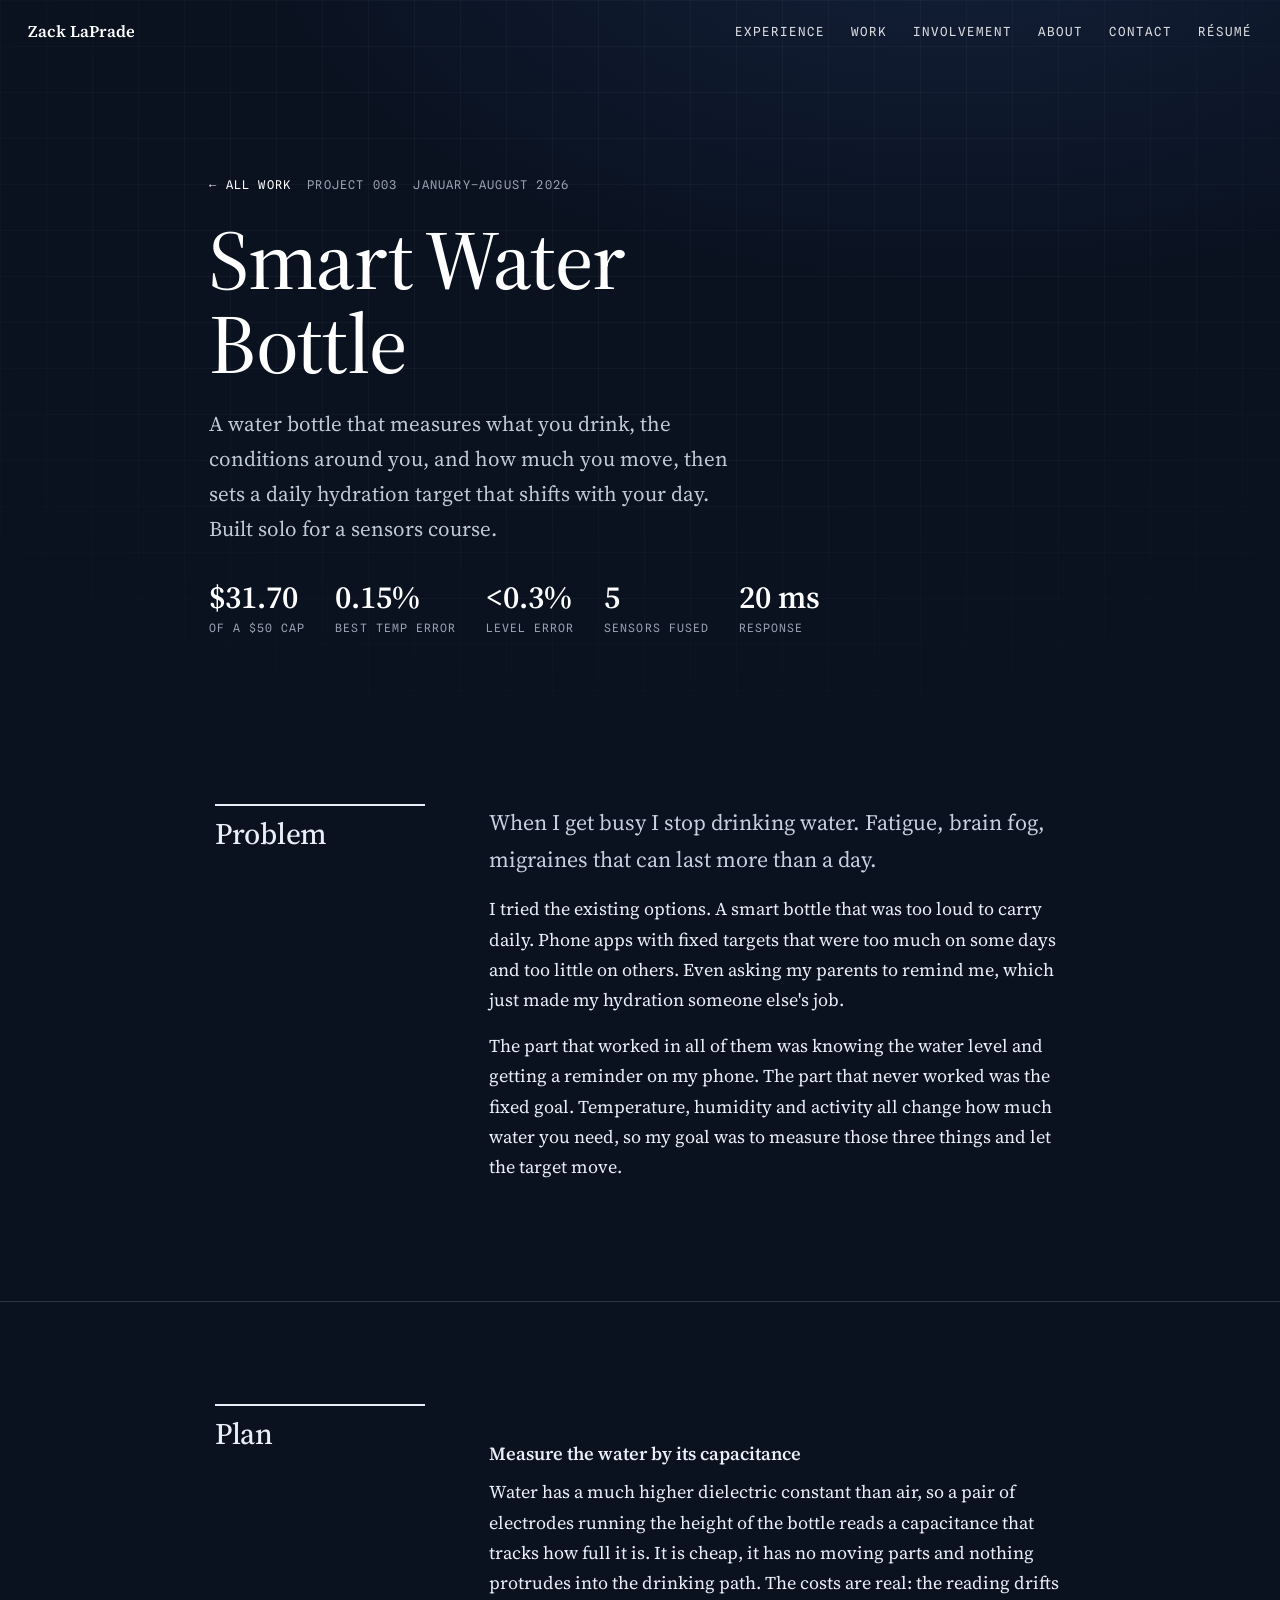
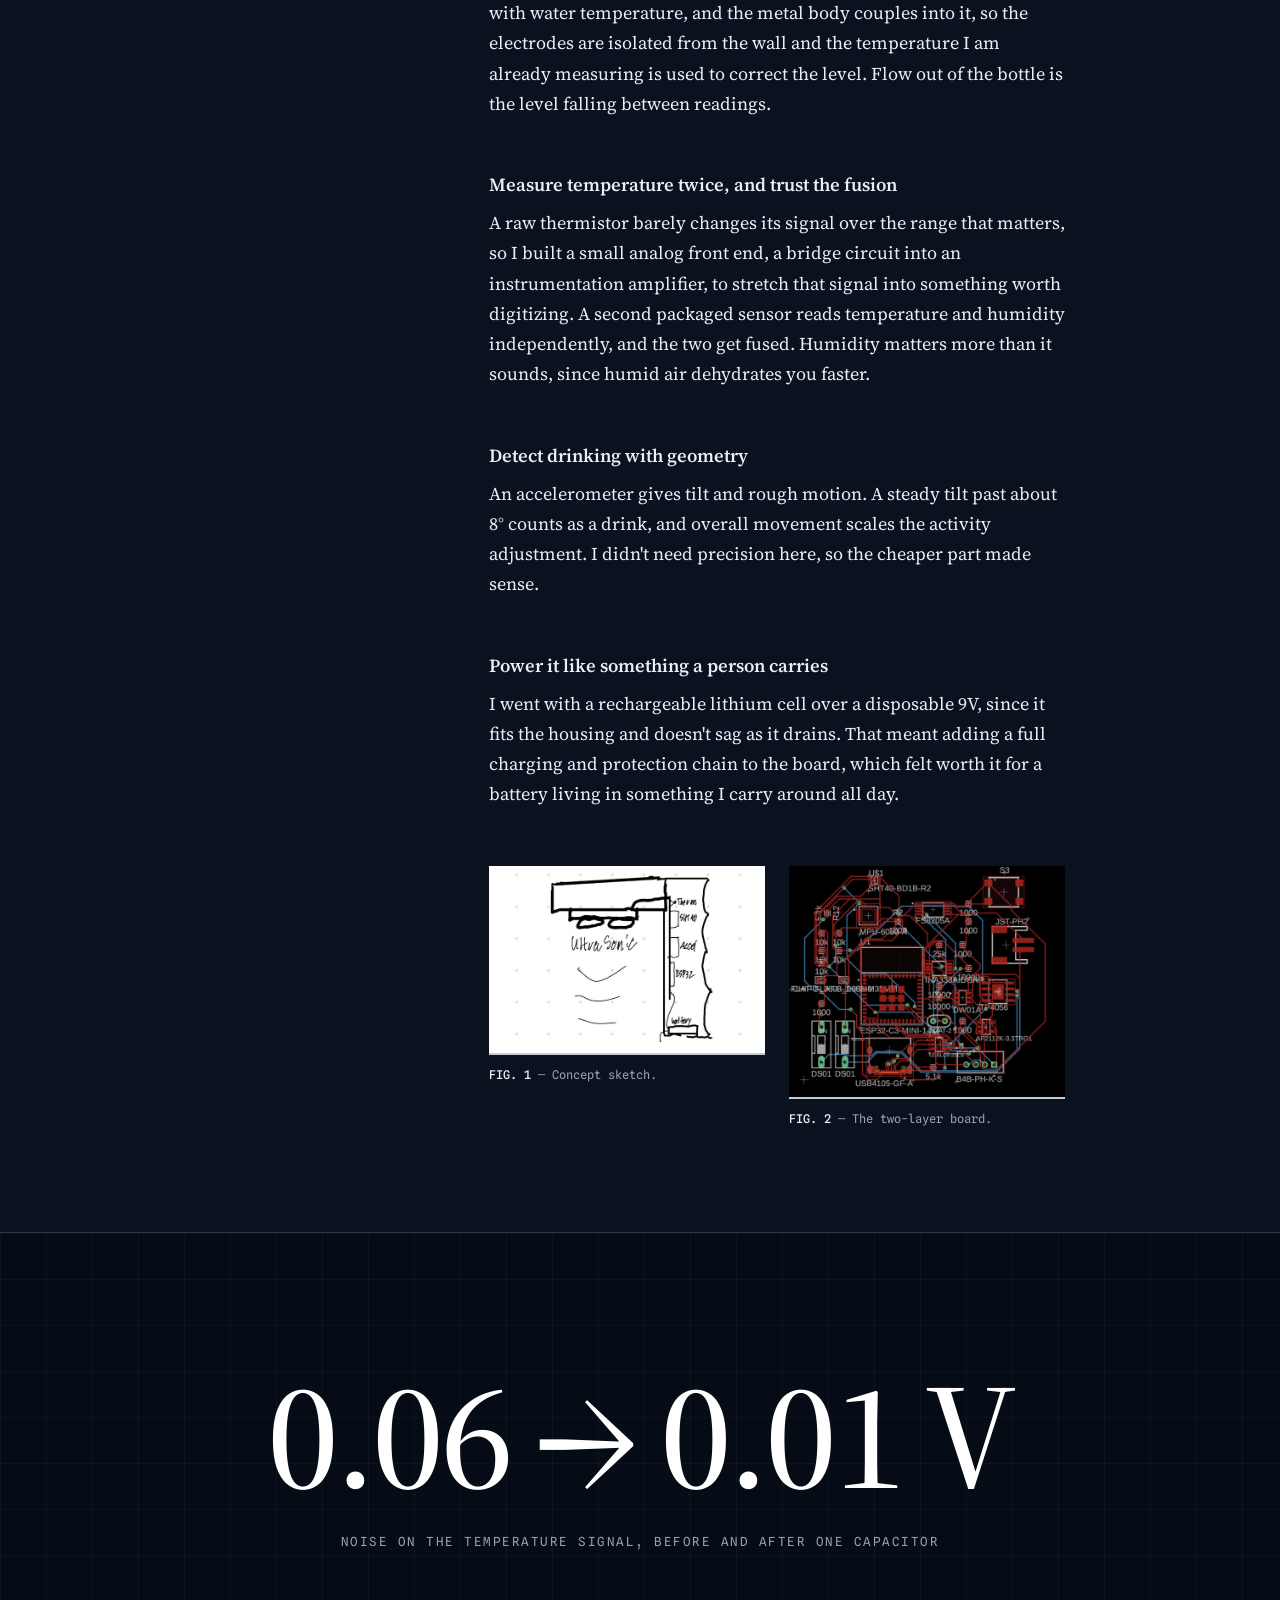
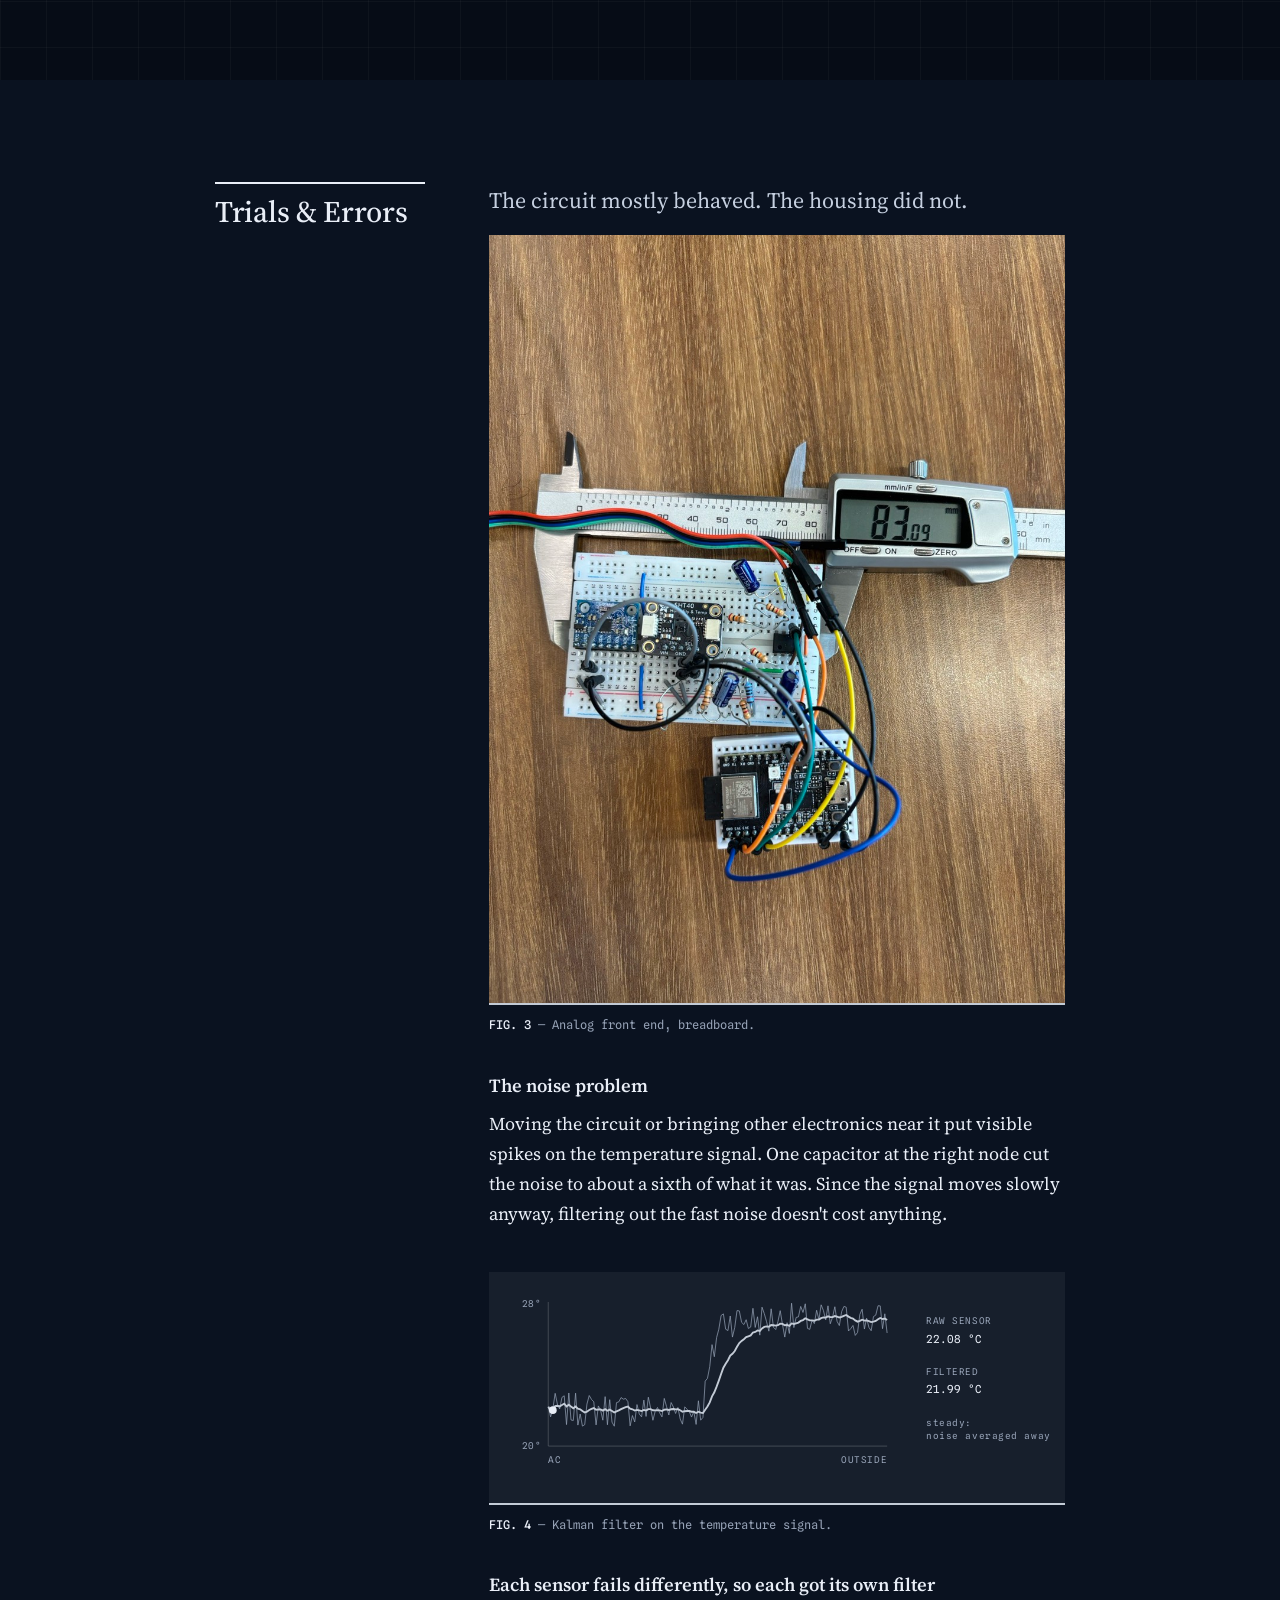
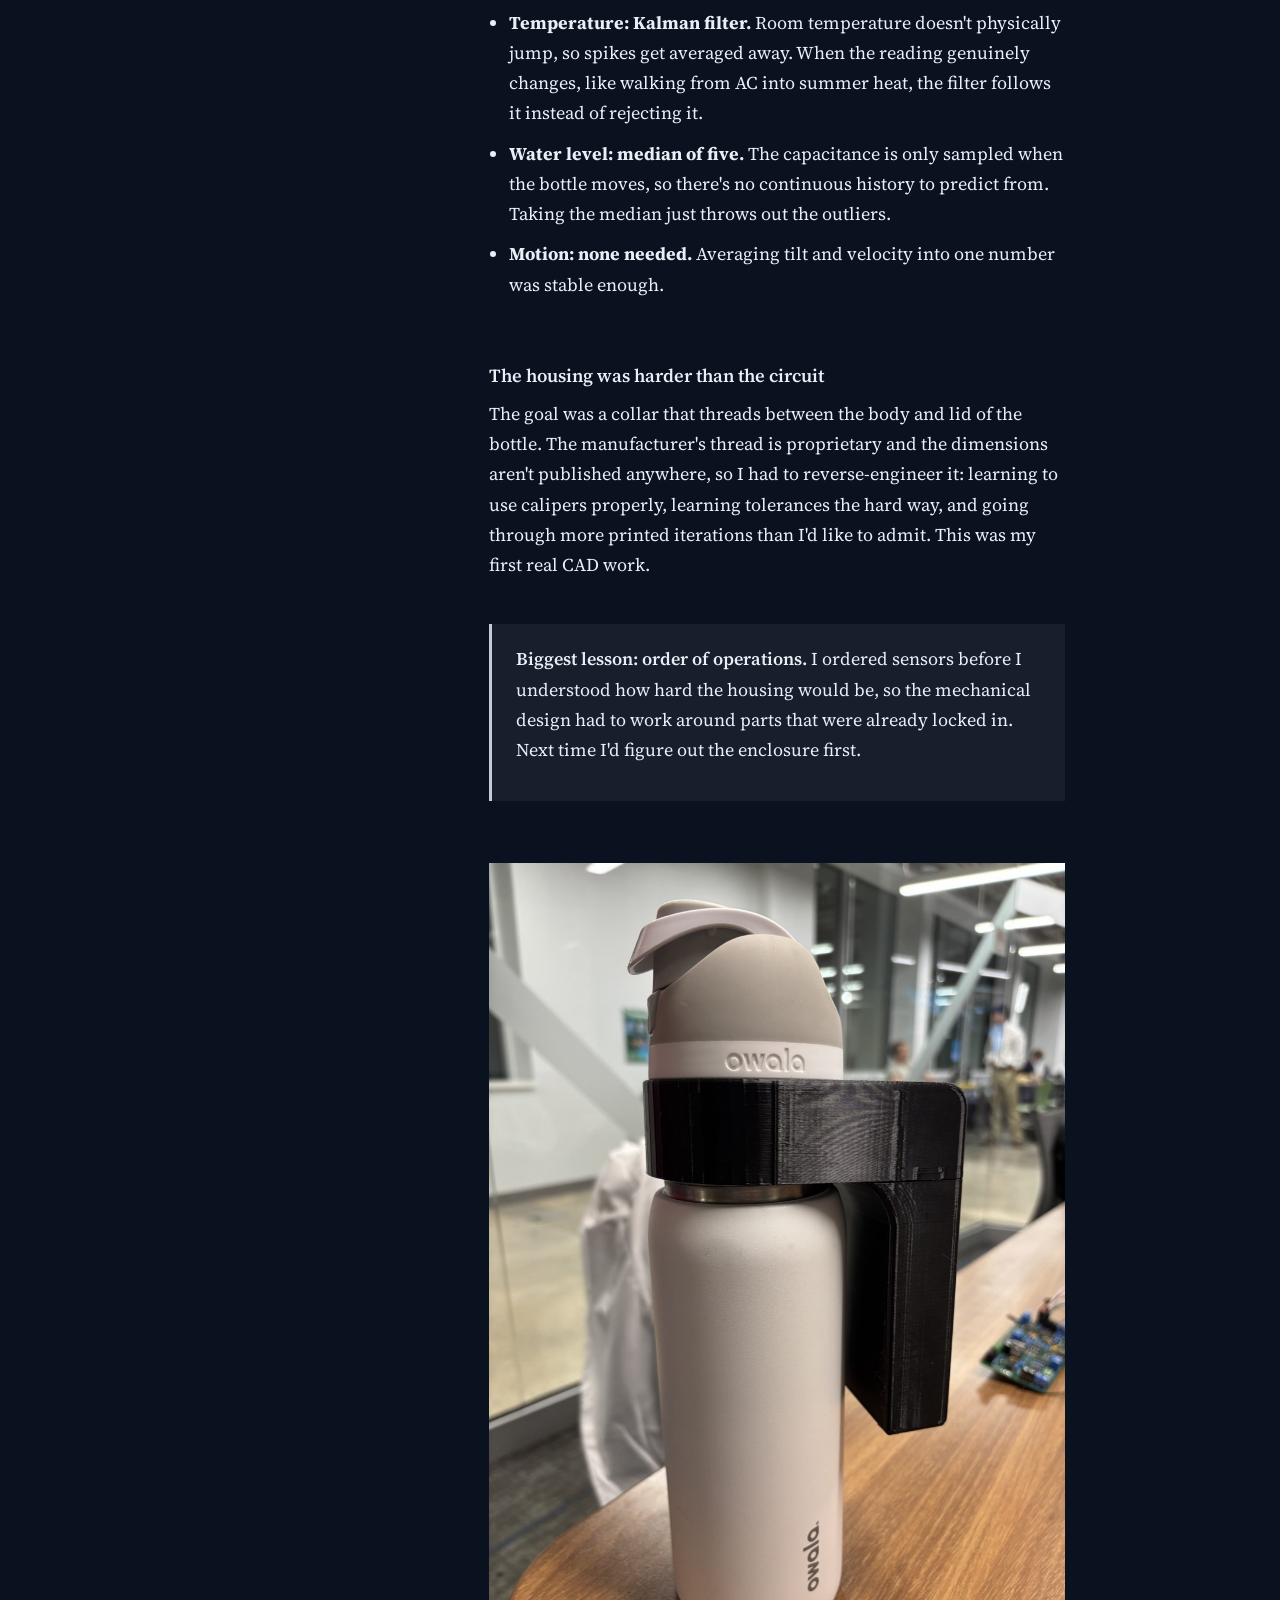
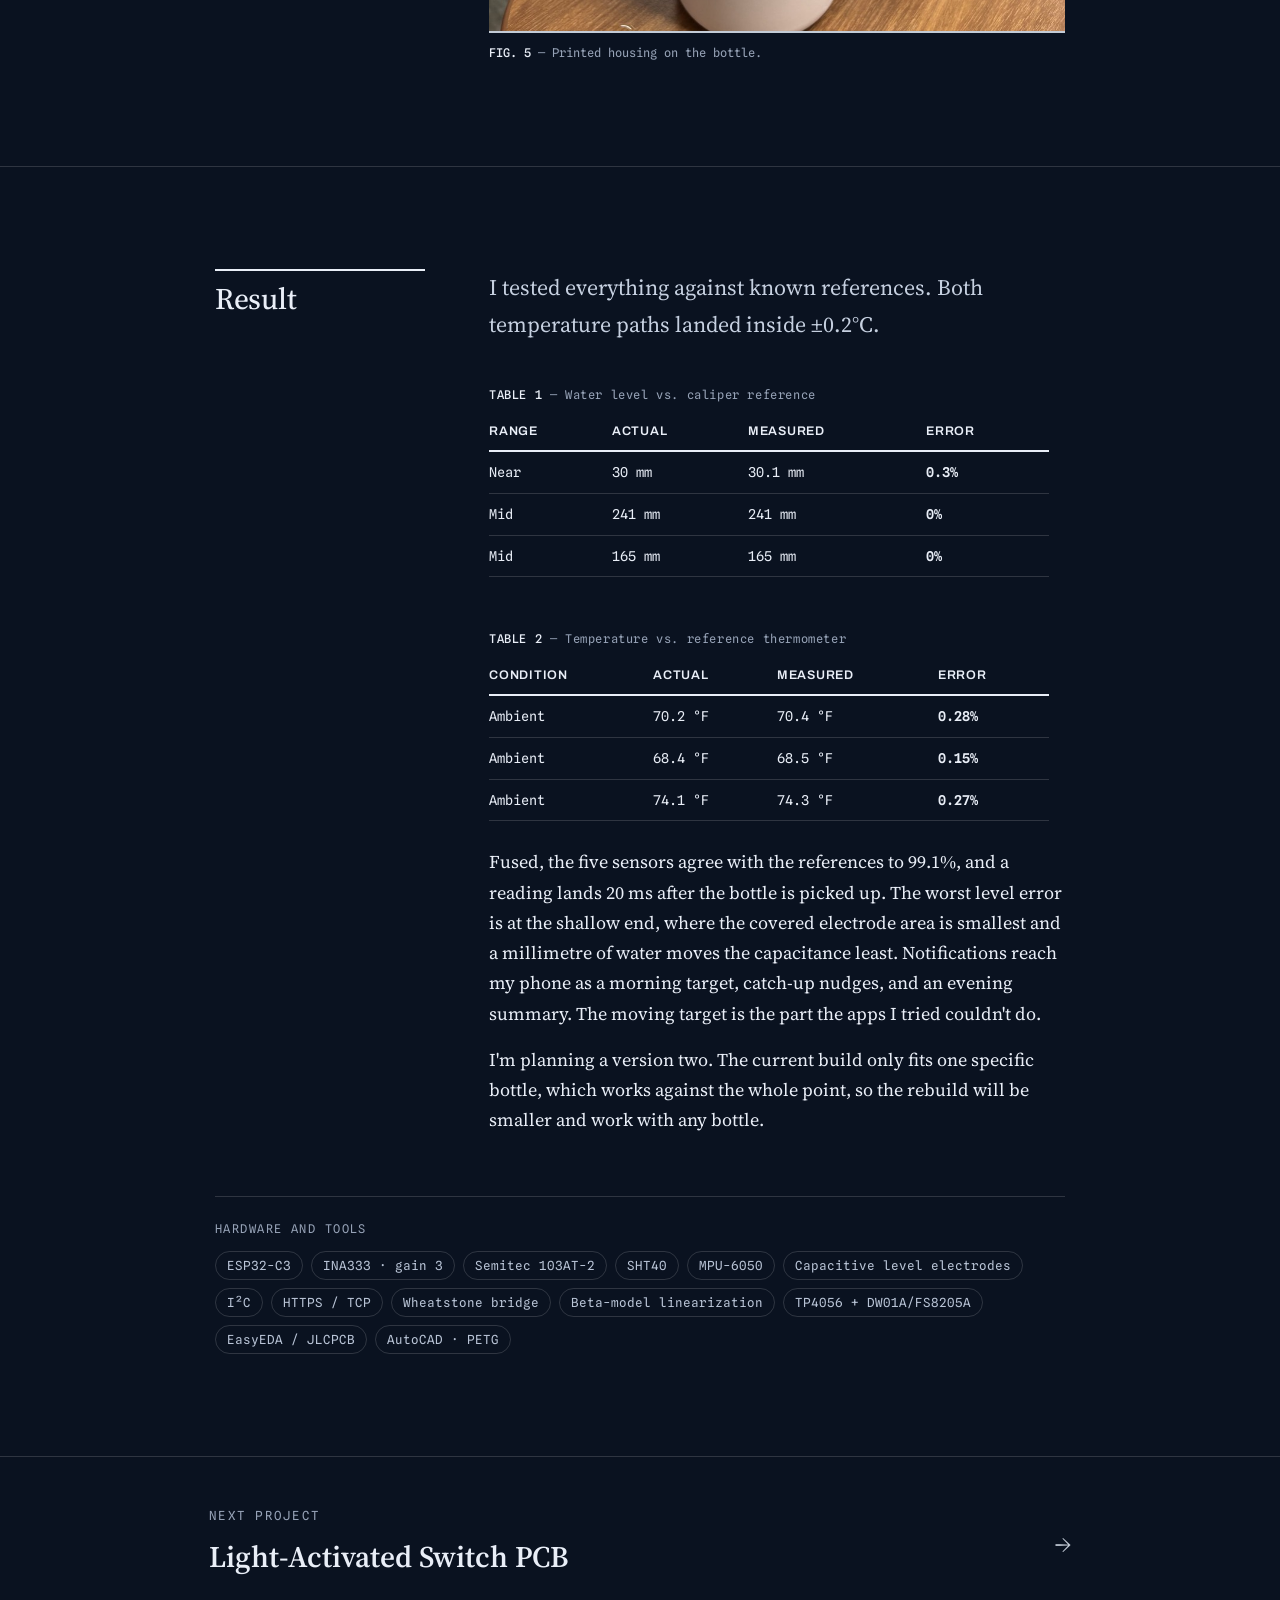
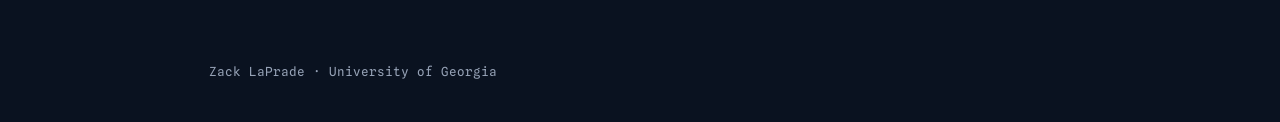
<file: projects/water-bottle.html>
<!DOCTYPE html>
<html lang="en">
<head>
<meta charset="UTF-8">
<meta name="viewport" content="width=device-width,initial-scale=1">
<meta name="description" content="A water bottle that sets a daily hydration target from temperature, humidity and motion. Built solo for $31.70 around a custom analog front end.">
<link rel="icon" type="image/png" sizes="512x512" href="../images/icon-512.png">
<link rel="apple-touch-icon" href="../images/icon-180.png">
<meta property="og:type" content="website">
<meta property="og:site_name" content="Zack LaPrade">
<meta property="og:title" content="Smart Water Bottle | Zack LaPrade">
<meta property="og:description" content="A water bottle that sets a daily hydration target from temperature, humidity and motion. Built solo for $31.70 around a custom analog front end.">
<meta property="og:url" content="https://zlaprade7.github.io/projects/water-bottle.html">
<meta property="og:image" content="https://zlaprade7.github.io/images/og-card.png">
<meta property="og:image:width" content="1200">
<meta property="og:image:height" content="630">
<meta name="twitter:card" content="summary_large_image">
<title>Smart Water Bottle | Zack LaPrade</title>
<link rel="preconnect" href="https://fonts.googleapis.com">
<link rel="preconnect" href="https://fonts.gstatic.com" crossorigin>
<link href="https://fonts.googleapis.com/css2?family=Archivo:wdth,wght@62..125,400;62..125,600&family=Source+Serif+4:opsz,wght@8..60,400;8..60,500;8..60,600&family=Spline+Sans+Mono:wght@400;500&display=swap" rel="stylesheet">
<link rel="stylesheet" href="../style.css">
<style>
.kal{background:var(--wash);padding:8px 0 2px}
.k-ax{font-family:var(--mono);fill:var(--grey);font-size:11px;letter-spacing:.06em}
.k-rd{font-family:var(--mono);fill:var(--ink);font-size:13px}
.k-sub{font-family:var(--mono);fill:var(--grey);font-size:11px;letter-spacing:.06em}
</style>

</head>
<body>
<a class="skip" href="#main">Skip to content</a>
<div id="bar"></div>
<nav id="nav" data-solid-after="0.05">
  <div class="wrap">
    <a class="brand" href="../index.html">Zack LaPrade</a>
    <div class="links">
      <a href="../index.html#experience">EXPERIENCE</a>
      <a href="../index.html#work">WORK</a>
      <a href="../index.html#involvement">INVOLVEMENT</a>
      <a href="../index.html#about">ABOUT</a>
      <a href="../index.html#contact">CONTACT</a>
      <a href="../resume.pdf" target="_blank" rel="noopener">RÉSUMÉ</a>
    </div>
  </div>
</nav>
<main id="main" role="main">
<header class="phero">
  <div class="wrap">
    <div class="crumb"><a href="../index.html#work">← All work</a><span>Project 003</span><span>January&ndash;August 2026</span></div>
    <h1><span class="row"><span>Smart Water</span></span><span class="row"><span>Bottle</span></span></h1>
    <p class="deck">A water bottle that measures what you drink, the conditions around you, and how much you move, then sets a daily hydration target that shifts with your day. Built solo for a sensors course.</p>
    <div class="chips"><div class="chip"><div class="v">$31.70</div><div class="l">of a $50 cap</div></div><div class="chip"><div class="v">0.15%</div><div class="l">best temp error</div></div><div class="chip"><div class="v"><0.3%</div><div class="l">level error</div></div><div class="chip"><div class="v">5</div><div class="l">sensors fused</div></div><div class="chip"><div class="v">20 ms</div><div class="l">response</div></div></div>
  </div>
</header><section class="doc">
  <div class="wrap">
    <div class="shead rv"><h2 class="big">Problem</h2></div>
    <p class="slede rv">When I get busy I stop drinking water. Fatigue, brain fog, migraines that can last more than a day.</p>
    <p class="rv">I tried the existing options. A smart bottle that was too loud to carry daily. Phone apps with fixed targets that were too much on some days and too little on others. Even asking my parents to remind me, which just made my hydration someone else's job.</p>
<p class="rv">The part that worked in all of them was knowing the water level and getting a reminder on my phone. The part that never worked was the fixed goal. Temperature, humidity and activity all change how much water you need, so my goal was to measure those three things and let the target move.</p>
  </div>
</section><section class="doc">
  <div class="wrap">
    <div class="shead rv"><h2 class="big">Plan</h2></div>
    <h3 class="rv">Measure the water by its capacitance</h3>
<p class="rv">Water has a much higher dielectric constant than air, so a pair of electrodes running the height of the bottle reads a capacitance that tracks how full it is. It is cheap, it has no moving parts and nothing protrudes into the drinking path. The costs are real: the reading drifts with water temperature, and the metal body couples into it, so the electrodes are isolated from the wall and the temperature I am already measuring is used to correct the level. Flow out of the bottle is the level falling between readings.</p>
<h3 class="rv">Measure temperature twice, and trust the fusion</h3>
<p class="rv">A raw thermistor barely changes its signal over the range that matters, so I built a small analog front end, a bridge circuit into an instrumentation amplifier, to stretch that signal into something worth digitizing. A second packaged sensor reads temperature and humidity independently, and the two get fused. Humidity matters more than it sounds, since humid air dehydrates you faster.</p>
<h3 class="rv">Detect drinking with geometry</h3>
<p class="rv">An accelerometer gives tilt and rough motion. A steady tilt past about 8° counts as a drink, and overall movement scales the activity adjustment. I didn't need precision here, so the cheaper part made sense.</p>
<h3 class="rv">Power it like something a person carries</h3>
<p class="rv">I went with a rechargeable lithium cell over a disposable 9V, since it fits the housing and doesn't sag as it drains. That meant adding a full charging and protection chain to the board, which felt worth it for a battery living in something I carry around all day.</p>
<div class="figrow rv">
<figure class="rv" style="max-width:900px"><div class="frame"><img src="../images/bottle-sketch.jpg" alt="Concept sketch: capacitive electrodes running the height of the bottle, electronics stacked in the side column"></div><figcaption><b>FIG. 1</b> — Concept sketch.</figcaption></figure>
<figure class="rv" style="max-width:900px"><div class="frame" data-lens><img src="../images/bottle-pcb.jpg" alt="The custom two-layer board: microcontroller centre, analog front end right, power along the bottom"></div><figcaption><b>FIG. 2</b> — The two-layer board.</figcaption></figure>
</div>
  </div>
</section><div class="giant"><div class="rv"><div class="n">0.06 → 0.01 V</div><div class="c">Noise on the temperature signal, before and after one capacitor</div></div></div><section class="doc">
  <div class="wrap">
    <div class="shead rv"><h2 class="big">Trials & Errors</h2></div>
    <p class="slede rv">The circuit mostly behaved. The housing did not.</p>
    <figure class="rv" style="max-width:900px"><div class="frame" data-lens><img src="../images/bottle-proto.jpg" alt="The sensor front end on a breadboard, calipers alongside"></div><figcaption><b>FIG. 3</b> &mdash; Analog front end, breadboard.</figcaption></figure>
<h3 class="rv">The noise problem</h3>
<p class="rv">Moving the circuit or bringing other electronics near it put visible spikes on the temperature signal. One capacitor at the right node cut the noise to about a sixth of what it was. Since the signal moves slowly anyway, filtering out the fast noise doesn't cost anything.</p>
<figure class="rv kal-fig" style="max-width:900px;margin-top:26px">
  <div class="frame kal">
    <svg viewBox="0 0 680 250" role="img"
         aria-label="A Kalman filter following a temperature signal: it averages away noise while it is steady, and still follows a genuine step when the reading really changes.">
      <line x1="70" y1="26" x2="70" y2="196" stroke="var(--line)" stroke-width="1.5"/>
      <line x1="70" y1="196" x2="470" y2="196" stroke="var(--line)" stroke-width="1.5"/>
      <text class="k-ax" x="62" y="32" text-anchor="end">28&#176;</text>
      <text class="k-ax" x="62" y="200" text-anchor="end">20&#176;</text>
      <text class="k-ax" x="70" y="216">AC</text>
      <text class="k-ax" x="470" y="216" text-anchor="end">OUTSIDE</text>
      <path id="k-raw" fill="none" stroke="var(--grey)" stroke-width="1" opacity=".85"/>
      <path id="k-fil" fill="none" stroke="var(--accent)" stroke-width="2.2"/>
      <circle id="k-dot" r="4.5" fill="var(--ink)"/>
      <text class="k-sub" x="516" y="52">RAW SENSOR</text>
      <text id="k-rawv" class="k-rd" x="516" y="74"></text>
      <text class="k-sub" x="516" y="112">FILTERED</text>
      <text id="k-filv" class="k-rd" x="516" y="134"></text>
      <text id="k-note" class="k-sub" x="516" y="172"></text>
      <text id="k-note2" class="k-sub" x="516" y="188"></text>
    </svg>
  </div>
  <figcaption><b>FIG. 4</b> &mdash; Kalman filter on the temperature signal.</figcaption>
</figure>

<h3 class="rv">Each sensor fails differently, so each got its own filter</h3>
<ul class="rv">
<li><b>Temperature: Kalman filter.</b> Room temperature doesn't physically jump, so spikes get averaged away. When the reading genuinely changes, like walking from AC into summer heat, the filter follows it instead of rejecting it.</li>
<li><b>Water level: median of five.</b> The capacitance is only sampled when the bottle moves, so there's no continuous history to predict from. Taking the median just throws out the outliers.</li>
<li><b>Motion: none needed.</b> Averaging tilt and velocity into one number was stable enough.</li>
</ul>
<h3 class="rv">The housing was harder than the circuit</h3>
<p class="rv">The goal was a collar that threads between the body and lid of the bottle. The manufacturer's thread is proprietary and the dimensions aren't published anywhere, so I had to reverse-engineer it: learning to use calipers properly, learning tolerances the hard way, and going through more printed iterations than I'd like to admit. This was my first real CAD work.</p>
<div class="note rv"><p><b>Biggest lesson: order of operations.</b> I ordered sensors before I understood how hard the housing would be, so the mechanical design had to work around parts that were already locked in. Next time I'd figure out the enclosure first.</p></div>
<figure class="rv" style="max-width:900px;margin-top:34px"><div class="frame"><img src="../images/bottle-hero.jpg" alt="The finished printed housing clamped to the bottle"></div><figcaption><b>FIG. 5</b> — Printed housing on the bottle.</figcaption></figure>
  </div>
</section><section class="doc" style="border-bottom:none">
  <div class="wrap">
    <div class="shead rv"><h2 class="big">Result</h2></div>
    <p class="slede rv">I tested everything against known references. Both temperature paths landed inside ±0.2°C.</p>
    <table class="rv"><caption><b>TABLE 1</b> — Water level vs. caliper reference</caption>
<tr><th>Range</th><th>Actual</th><th>Measured</th><th>Error</th></tr>
<tr><td>Near</td><td>30 mm</td><td>30.1 mm</td><td class="err">0.3%</td></tr>
<tr><td>Mid</td><td>241 mm</td><td>241 mm</td><td class="err">0%</td></tr>
<tr><td>Mid</td><td>165 mm</td><td>165 mm</td><td class="err">0%</td></tr></table>
<table class="rv"><caption><b>TABLE 2</b> — Temperature vs. reference thermometer</caption>
<tr><th>Condition</th><th>Actual</th><th>Measured</th><th>Error</th></tr>
<tr><td>Ambient</td><td>70.2 °F</td><td>70.4 °F</td><td class="err">0.28%</td></tr>
<tr><td>Ambient</td><td>68.4 °F</td><td>68.5 °F</td><td class="err">0.15%</td></tr>
<tr><td>Ambient</td><td>74.1 °F</td><td>74.3 °F</td><td class="err">0.27%</td></tr></table>
<p class="rv">Fused, the five sensors agree with the references to 99.1%, and a reading lands 20 ms after the bottle is picked up. The worst level error is at the shallow end, where the covered electrode area is smallest and a millimetre of water moves the capacitance least. Notifications reach my phone as a morning target, catch-up nudges, and an evening summary. The moving target is the part the apps I tried couldn't do.</p>
<p class="rv">I'm planning a version two. The current build only fits one specific bottle, which works against the whole point, so the rebuild will be smaller and work with any bottle.</p><div class="hw rv"><div class="k">Hardware and tools</div><div class="parts"><span>ESP32-C3</span><span>INA333 · gain 3</span><span>Semitec 103AT-2</span><span>SHT40</span><span>MPU-6050</span><span>Capacitive level electrodes</span><span>I²C</span><span>HTTPS / TCP</span><span>Wheatstone bridge</span><span>Beta-model linearization</span><span>TP4056 + DW01A/FS8205A</span><span>EasyEDA / JLCPCB</span><span>AutoCAD · PETG</span></div></div>
  </div>
</section><div class="next"><div class="wrap"><a href="schmitt-pcb.html"><div><div class="lbl">Next project</div><h3>Light-Activated Switch PCB</h3></div><span class="ar">→</span></a></div></div>
</main>
<footer>
  <div class="wrap">
    <span>Zack LaPrade · University of Georgia</span>
  </div>
</footer>
<script>
/* FIG. 4 - a Kalman filter on the temperature signal. The trace is generated
   from the same shape the real one had: a steady room, a genuine step when you
   walk out of the AC, then steady again, with noise on top. The filter is the
   real one-dimensional update - predict, then correct by the innovation times
   the gain - not a moving average dressed up as one, so the way it lags the
   step and then catches up is the filter's actual behaviour. */
(function(){
  const svg=document.querySelector('.kal-fig svg'); if(!svg) return;
  const raw=svg.querySelector('#k-raw'), fil=svg.querySelector('#k-fil');
  const dot=svg.querySelector('#k-dot');
  const rv=svg.querySelector('#k-rawv'), fv=svg.querySelector('#k-filv');
  const note=svg.querySelector('#k-note'), note2=svg.querySelector('#k-note2');
  const X0=70, X1=470, Y0=196, Y1=26, LO=20, HI=28, N=150;
  const x=i=>X0+(i/(N-1))*(X1-X0);
  const y=t=>Y0-((t-LO)/(HI-LO))*(Y0-Y1);

  // truth: steady, a real step at 45%, steady again
  const truth=[], meas=[];
  let seed=7;
  const rnd=()=>{seed=(seed*1103515245+12345)&0x7fffffff; return seed/0x7fffffff-0.5};
  for(let i=0;i<N;i++){
    const t = i<N*0.45 ? 22.0 : 22.0+5.0*Math.min(1,(i-N*0.45)/8);
    truth.push(t);
    meas.push(t + rnd()*1.9);            // sensor noise
  }
  // 1-D Kalman: x = x + K(z - x), K from the running covariance
  const est=[]; let xh=meas[0], P=1, Q=0.006, R=0.5;
  for(let i=0;i<N;i++){
    P=P+Q;
    const K=P/(P+R);
    xh=xh+K*(meas[i]-xh);
    P=(1-K)*P;
    est.push(xh);
  }
  const path=a=>a.map((v,i)=>(i?'L':'M')+x(i).toFixed(1)+' '+y(v).toFixed(1)).join(' ');
  raw.setAttribute('d',path(meas));
  fil.setAttribute('d',path(est));

  const calm=matchMedia('(prefers-reduced-motion: reduce)');
  function place(i){
    i=Math.max(0,Math.min(N-1,Math.round(i)));
    dot.setAttribute('cx',x(i)); dot.setAttribute('cy',y(est[i]));
    rv.textContent=meas[i].toFixed(2)+' \u00B0C';
    fv.textContent=est[i].toFixed(2)+' \u00B0C';
    /* two short lines: one long one ran off the right edge of the viewBox */
    const stepping = i>N*0.45 && i<N*0.45+22;
    note.textContent  = stepping ? 'a real change:'  : 'steady:';
    note2.textContent = stepping ? 'the filter follows' : 'noise averaged away';
  }
  if(calm.matches){ place(N-1); return; }

  let raf=0, born=null, running=false;
  const PERIOD=9000;
  function tick(now){
    if(born===null) born=now;
    const p=((now-born)%PERIOD)/PERIOD;
    place(p*(N-1));
    raf=requestAnimationFrame(tick);
  }
  if('IntersectionObserver' in window){
    new IntersectionObserver(es=>es.forEach(e=>{
      if(e.isIntersecting && !running){running=true;born=null;raf=requestAnimationFrame(tick)}
      else if(!e.isIntersecting && running){running=false;cancelAnimationFrame(raf);raf=0}
    }),{threshold:.25}).observe(svg);
  } else raf=requestAnimationFrame(tick);
  place(0);
})();
</script>
<script src="../main.js"></script>
</body>
</html>
</file>
<file: style.css>
:root{
  /* One background throughout (Zack's call, 2026-09-05): the whole site is the
     navy of the cover, so the homepage and the case studies are literally the
     same surface. Text is lifted well past AA because long-form reading on a
     dark ground needs the headroom: #e9eef7 on #0a1220 is about 16:1. */
  --ink:#e9eef7;          /* body text (was the dark ink) */
  --grey:#96a2b6;         /* muted labels, ~7.6:1 */
  --line:rgba(255,255,255,.15);
  --paper:#0a1220;        /* the page */
  --panel:#101a2c;        /* very slightly raised: frames, bands, cells */
  --wash:rgba(255,255,255,.055);
  --accent:#c3cbd6;
  --gut:clamp(28px,5vw,88px);      /* page gutter */
  /* The document block's width as a fixed value. It was calc(...64ch), but ch
     resolves against each element's own font, so the mono footer computed a
     754px block against the serif document's 862 and sat inset from it. */
  --doc:862px;                     /* 210 label + 64 gutter + 64ch measure */
  --serif:"Source Serif 4",Georgia,serif;
  --sans:"Archivo",sans-serif;
  --mono:"Spline Sans Mono",monospace;
}
*{margin:0;padding:0;box-sizing:border-box}
html{scroll-behavior:smooth}
body{background:var(--paper);color:var(--ink);font-family:var(--serif);font-size:18px;line-height:1.68;overflow-x:hidden;-webkit-font-smoothing:antialiased}
a,a:hover,a:visited{text-decoration:none!important;border-bottom:none!important}
h1,h2,h3,.brand{text-decoration:none!important}
.wrap{max-width:1120px;margin:0 auto;padding:0 clamp(20px,5vw,56px)}
::selection{background:var(--accent);color:#0a1220}
#bar{position:fixed;top:0;left:0;height:3px;background:var(--accent);width:0;z-index:60}

/* nav */
nav{position:fixed;top:0;left:0;right:0;z-index:50;transition:.35s;padding:18px 0}
/* The title bar is the one thing that runs the full width of the window: the
   brand sits in the actual top-left corner and the links in the top-right,
   on their own small inset rather than the page gutter. The document below
   keeps its wide margins. */
nav .wrap{display:flex;justify-content:space-between;align-items:center;gap:16px;
  max-width:none;padding-left:clamp(18px,2.2vw,32px);padding-right:clamp(18px,2.2vw,32px)}
nav .brand{font-family:var(--serif);font-weight:600;font-size:16.5px;color:#fff;transition:.35s}
nav .links{display:flex;gap:26px;font-family:var(--mono);font-size:12.5px;letter-spacing:.08em}
nav .links a{color:rgba(255,255,255,.85);transition:.35s}
nav .links a:hover{color:#fff}
/* On a dark page with light text, 86% let body copy read straight through the
   bar. backdrop-filter is a nice-to-have, not a guarantee — some engines skip
   it — so the opacity has to carry it alone. */
nav.solid{background:rgba(10,18,32,.97);backdrop-filter:blur(10px);border-bottom:1px solid var(--line)}
nav.solid .brand{color:#fff}
nav.solid .links a{color:var(--grey)}
nav.solid .links a:hover{color:var(--ink)}
nav.light{position:absolute;background:transparent}
nav.light .brand{color:#fff}
nav.light .links a{color:var(--grey)}
nav.light .links a:hover{color:var(--ink)}

/* At phone widths the brand plus the nav labels do not fit: on a 390px screen
   the links ran 86px past the right edge, and the case-study pages were already
   clipping CONTACT with four links before a fifth was added. The brand is what
   gives way — every page puts the name or the project title in its own hero,
   and a case study also carries "← All work" in the crumb. */
nav .brand{white-space:nowrap}
@media(max-width:720px){
  nav{padding:14px 0}
  nav .brand{display:none}
  nav .wrap{justify-content:center}
  nav .links{gap:clamp(10px,3.4vw,20px);font-size:11px;letter-spacing:.05em}
}
/* Six links instead of five. Measured across widths: they fit down to 390px and
   then clip — 4px over at 360, 21px over at 320, which is a lot of common
   Android and the small iPhones. Tightening the gap and the tracking below 380
   buys back more than enough without shrinking the type to something unreadable
   or hiding a section behind a menu. */
@media(max-width:380px){
  nav .links{gap:7px;letter-spacing:.02em;font-size:10.5px}
  nav .wrap{padding-left:10px;padding-right:10px}
}

/* home hero */
.hero{min-height:100svh;position:relative;display:flex;align-items:center;justify-content:center;text-align:center;color:#fff;overflow:hidden}
.hero .bg{position:absolute;inset:0;background:
  linear-gradient(180deg,rgba(8,12,20,.55) 0%,rgba(8,12,20,.25) 45%,rgba(8,12,20,.65) 100%),
  repeating-linear-gradient(45deg,#171c26 0 12px,#1b2130 12px 24px);
  background-size:cover;background-position:center;
  transform:scale(1.08);animation:heroZoom 2.2s cubic-bezier(.2,.7,.2,1) forwards}
@keyframes heroZoom{to{transform:scale(1)}}
.hero .ph{position:absolute;inset:0;display:flex;align-items:flex-end;justify-content:flex-end;padding:20px;font-family:var(--mono);font-size:12px;letter-spacing:.1em;color:rgba(255,255,255,.35);pointer-events:none}
.hero .inner{position:relative;padding:0 20px}
.hero h1{font-family:var(--serif);font-weight:500;font-size:clamp(44px,8vw,96px);line-height:1.02;letter-spacing:-.01em}
.hero h1 .row{display:block;overflow:hidden}
.hero h1 .row span{display:inline-block;transform:translateY(112%);animation:rise .9s cubic-bezier(.2,.7,.2,1) forwards}
.hero h1 .row:nth-child(2) span{animation-delay:.12s}
@keyframes rise{to{transform:translateY(0)}}
.hero .tag{font-size:clamp(16px,2vw,20px);color:rgba(255,255,255,.9);max-width:46ch;margin:22px auto 0;opacity:0;animation:fade .8s .55s forwards}
@keyframes fade{to{opacity:1}}
.hero .cue{position:absolute;bottom:26px;left:50%;transform:translateX(-50%);font-family:var(--mono);font-size:12px;letter-spacing:.14em;color:rgba(255,255,255,.6);animation:bob 2s ease-in-out infinite}
@keyframes bob{50%{transform:translate(-50%,7px)}}

/* about */
.about{padding:clamp(70px,10vw,130px) 0;text-align:center}
.about .big{font-family:var(--serif);font-weight:500;font-size:clamp(21px,3vw,30px);line-height:1.4;max-width:40ch;margin:0 auto}
.about .small{max-width:58ch;margin:26px auto 0;color:var(--grey);font-size:18px}

/* section headers */
.sechead{display:flex;align-items:baseline;gap:16px;margin-bottom:clamp(28px,4vw,44px)}
.sechead .n{font-family:var(--mono);font-size:13px;color:var(--accent)}
.sechead h2{font-family:var(--serif);font-weight:500;font-size:clamp(30px,4.4vw,48px);letter-spacing:-.01em}

/* work grid */
#work{padding:clamp(30px,5vw,60px) 0 clamp(60px,8vw,100px)}
.grid{display:grid;grid-template-columns:1fr 1fr;gap:clamp(24px,4vw,44px)}
@media(max-width:760px){.grid{grid-template-columns:1fr}}
.card{color:inherit;display:block}
.card .imgwrap{overflow:hidden;background:var(--panel)}
.card img,.card .imgph{width:100%;aspect-ratio:4/3;object-fit:cover;display:block;transform:scale(1.04);transition:transform .9s cubic-bezier(.2,.7,.2,1)}
.card:hover img,.card:hover .imgph{transform:scale(1.09)}
.card .imgph{background:repeating-linear-gradient(45deg,#121d31 0 12px,#16223a 12px 24px);display:flex;align-items:center;justify-content:center;font-family:var(--mono);font-size:12px;letter-spacing:.1em;color:var(--grey)}
.card .meta{font-family:var(--mono);font-size:12.5px;letter-spacing:.09em;text-transform:uppercase;color:var(--grey);margin:16px 0 6px;display:flex;gap:12px;flex-wrap:wrap}
.card h3{font-family:var(--serif);font-weight:600;font-size:clamp(21px,2.4vw,26px);line-height:1.1}
.card h3 .arw{color:var(--accent);display:inline-block;transition:transform .3s;margin-left:6px}
.card:hover h3 .arw{transform:translateX(6px)}
.card p{color:var(--grey);font-size:15.5px;max-width:46ch;margin-top:8px}
.card.feature{grid-column:1/-1}
.card.feature .imgwrap img,.card.feature .imgph{aspect-ratio:21/9}
.rows{margin-top:clamp(36px,5vw,56px);border-top:1px solid var(--line)}
.rowl{display:grid;grid-template-columns:70px 1fr auto 24px;align-items:center;gap:18px;padding:20px 0;border-bottom:1px solid var(--line);color:inherit;transition:padding .3s}
.rowl:hover{padding-left:8px}
.rowl .yr{font-family:var(--mono);font-size:12.5px;color:var(--grey)}
.rowl .nm{font-family:var(--serif);font-weight:600;font-size:17px}
.rowl .tg{font-family:var(--mono);font-size:12px;color:var(--grey);text-align:right}
.rowl .ar{color:var(--accent)}
@media(max-width:640px){.rowl{grid-template-columns:56px 1fr 20px}.rowl .tg{display:none}}

/* reveal */
.js .rv{opacity:0;transform:translateY(26px);transition:opacity .7s cubic-bezier(.2,.7,.2,1),transform .7s cubic-bezier(.2,.7,.2,1)}
.js .rv.in{opacity:1;transform:none}

/* contact */
.contact{background:#060c16;color:#fff;padding:clamp(70px,10vw,120px) 0 40px}
.contact h2{font-family:var(--serif);font-weight:500;font-size:clamp(30px,4.8vw,54px);line-height:1.1;max-width:20ch}
.contact p{color:#b6bcc7;max-width:52ch;margin:20px 0 34px}
.contact .links{display:flex;gap:28px;flex-wrap:wrap;font-family:var(--mono);font-size:13.5px;letter-spacing:.05em}
.contact .links a{color:#fff}
.contact .links a:hover{color:#c3cbd6}
.contact .base{margin-top:70px;padding-top:22px;border-top:1px solid rgba(255,255,255,.14);display:flex;justify-content:space-between;flex-wrap:wrap;gap:12px;font-family:var(--mono);font-size:12.5px;color:#8b929e}

/* ── project pages ─────────────────────────────── */
.phero{min-height:78svh;display:flex;flex-direction:column;justify-content:flex-end;position:relative;padding:120px 0 clamp(44px,6vw,64px);
  background:radial-gradient(1100px 600px at 75% -15%,#13203a,transparent 65%),#0a1220;color:#fff;overflow:hidden}
.phero::before{content:"";position:absolute;inset:0;background-image:
  linear-gradient(rgba(255,255,255,.03) 1px,transparent 1px),
  linear-gradient(90deg,rgba(255,255,255,.03) 1px,transparent 1px);
  background-size:46px 46px;mask-image:radial-gradient(80% 90% at 50% 30%,#000 40%,transparent)}
.phero .wrap{position:relative}
.crumb{font-family:var(--mono);font-size:12px;letter-spacing:.1em;color:#98a1b0;display:flex;gap:16px;flex-wrap:wrap;margin-bottom:22px;text-transform:uppercase}
.crumb a{color:#fff}
.crumb a:hover{color:#c3cbd6}
.phero h1{font-family:var(--serif);font-weight:500;font-size:clamp(40px,7vw,84px);line-height:1;letter-spacing:-.015em}
.phero h1 .row{display:block;overflow:hidden}
.phero h1 .row span{display:inline-block;transform:translateY(112%);animation:rise .9s cubic-bezier(.2,.7,.2,1) forwards}
.phero .deck{font-size:clamp(17px,2vw,21px);max-width:52ch;margin-top:20px;color:#c2c9d6;opacity:0;animation:fade .8s .45s forwards}
.phero .deck b{color:#fff;font-weight:600}
.chips{display:flex;gap:30px;flex-wrap:wrap;margin-top:34px;opacity:0;animation:fade .8s .65s forwards}
.chip .v{font-family:var(--serif);font-weight:600;font-size:clamp(22px,2.8vw,32px);color:#fff;line-height:1}
.chip .l{font-family:var(--mono);font-size:11.5px;letter-spacing:.09em;text-transform:uppercase;color:#98a1b0;margin-top:6px}

section.doc{padding:clamp(64px,8vw,110px) 0;border-bottom:1px solid var(--line)}
section.doc:last-of-type{border-bottom:none}
.shead{display:flex;align-items:baseline;gap:18px}
h2.big{font-family:var(--serif);font-weight:500;font-size:clamp(30px,4.6vw,52px);letter-spacing:-.01em;line-height:1.05}
.slede{font-size:clamp(18px,2.1vw,22px);color:#c6d0e0;max-width:54ch;margin:20px 0 28px}
section.doc h3{font-family:var(--serif);font-weight:600;font-size:18.5px;margin:34px 0 8px}
section.doc p{max-width:64ch;margin-bottom:16px}
section.doc p b{font-weight:600}
section.doc ul{max-width:64ch;margin:0 0 16px 20px}
section.doc li{margin-bottom:10px}

.giant{padding:clamp(76px,10vw,140px) 0;text-align:center;background:#060c16;color:#fff;position:relative;overflow:hidden}
.giant::before{content:"";position:absolute;inset:0;background-image:
  linear-gradient(rgba(255,255,255,.03) 1px,transparent 1px),
  linear-gradient(90deg,rgba(255,255,255,.03) 1px,transparent 1px);background-size:46px 46px}
.giant .n{font-family:var(--serif);font-weight:500;font-size:clamp(56px,12vw,150px);line-height:1;letter-spacing:-.02em;position:relative}
.giant .c{font-family:var(--mono);font-size:12.5px;letter-spacing:.12em;text-transform:uppercase;color:#98a1b0;margin-top:20px;position:relative}

.pull{display:grid;grid-template-columns:repeat(auto-fit,minmax(170px,1fr));gap:1px;background:var(--line);border:1px solid var(--line);margin:34px 0}
.pull>div{background:var(--panel);padding:20px 20px 22px}
.pull .v{font-family:var(--serif);font-weight:600;font-size:clamp(24px,3.4vw,36px);color:var(--ink);line-height:1.05}
.pull .l{font-family:var(--mono);font-size:11.5px;letter-spacing:.09em;text-transform:uppercase;color:var(--grey);margin-top:8px}

.figrow{display:grid;grid-template-columns:1fr 1fr;gap:24px;margin:40px 0 0}
@media(max-width:700px){.figrow{grid-template-columns:1fr}}
figure{margin:0}
.frame{overflow:hidden;background:var(--panel)}
/* No forced aspect. Most of these photographs are portrait 3:4, and a blanket
   4/3 + object-fit:cover was throwing 44% of every one of them away - 71% in
   the case of the glove, which is why that entry was a picture of duct tape.
   The frame takes the shape of the photograph instead of the other way round. */
.frame img{width:100%;height:auto;display:block;transform:scale(1.06);transition:transform 1.1s cubic-bezier(.2,.7,.2,1)}
.rv.in .frame img{transform:scale(1)}
.frame .imgph{width:100%;aspect-ratio:4/3;background:repeating-linear-gradient(45deg,#121d31 0 12px,#16223a 12px 24px);display:flex;align-items:center;justify-content:center;font-family:var(--mono);font-size:12px;letter-spacing:.1em;color:var(--grey);text-align:center;padding:12px}
figcaption{font-family:var(--mono);font-size:12px;color:var(--grey);padding-top:10px;border-top:2px solid var(--accent)}
figcaption b{color:var(--ink);font-weight:500}

/* The rotatable CAD model that used to be FIG. 6 on the water bottle is gone
   (2026-09-14). It loaded but never painted — model-viewer reported
   loaded:true with modelIsVisible:false, so all a reader ever saw was an empty
   dark rectangle. FIG. 5 shows the printed housing on the bottle, which is the
   thing worth seeing, and the viewer cost a CDN module script, a 1 MB GLB and
   a WebGL context to show nothing. tools/stl_to_glb.py still exists if a model
   is ever wanted again. */

/* the lens itself. `.frame` is overflow:hidden, so it clips at the photo edge,
   which is what you want — the magnifier never floats outside the picture. */
.frame[data-lens]{position:relative}
.frame[data-lens] img{cursor:zoom-in}
.frame .mag{position:absolute;width:184px;height:184px;border-radius:50%;
  pointer-events:none;opacity:0;transition:opacity .16s;background-repeat:no-repeat;
  box-shadow:0 0 0 1px rgba(255,255,255,.5),0 0 0 2px rgba(18,20,25,.55),0 10px 30px rgba(0,0,0,.3);
  z-index:3}
.frame.lenson .mag{opacity:1}
@media(pointer:coarse){.frame .mag{display:none}}
@media(prefers-reduced-motion:reduce){.frame .mag{transition:none}}


/* ── one left edge ────────────────────────────────────────────────────
   Every band that is not the document grid was still using the centred
   1120px `.wrap`, which put it at x=160 while the left-anchored document
   sat at x=72. `.phero` was worse: it is a column flex container, so its
   `.wrap` shrink-wrapped to its content and `margin:0 auto` centred that,
   landing the project title at x=391. The hero title never lined up with
   a single thing beneath it. These all share the document's left edge now. */
@media(min-width:1040px){
  .phero .wrap,.next .wrap,footer .wrap,.contact .wrap{
    width:min(calc(100% - 2*var(--gut)), var(--doc));
    max-width:none;margin-left:auto;margin-right:auto;
    padding-left:0;padding-right:0;
  }
}

.note{border-left:3px solid var(--accent);background:var(--wash);padding:20px 24px;margin:28px 0;max-width:66ch}
.note p{margin:0;max-width:none}

table{border-collapse:collapse;width:100%;max-width:560px;margin:26px 0;font-size:14.5px}
caption{font-family:var(--mono);font-size:12px;color:var(--grey);text-align:left;padding-bottom:8px;letter-spacing:.05em}
caption b{color:var(--ink);font-weight:500}
th{font-family:var(--sans);font-size:12.5px;font-weight:600;letter-spacing:.06em;text-transform:uppercase;text-align:left;border-bottom:2px solid var(--ink);padding:8px 14px 8px 0}
td{font-family:var(--mono);font-size:13.5px;padding:9px 14px 9px 0;border-bottom:1px solid var(--line)}
td.err{color:var(--ink);font-weight:600}

.hw{margin-top:44px;border-top:1px solid var(--line);padding-top:22px}
.hw .k{font-family:var(--mono);font-size:12px;letter-spacing:.12em;text-transform:uppercase;color:var(--grey);margin-bottom:12px}
.hw .parts{font-family:var(--mono);font-size:12.5px;color:#b9c4d6;display:flex;flex-wrap:wrap;gap:8px}
.hw .parts span{border:1px solid var(--line);padding:3px 11px;border-radius:100px}

.next{border-top:1px solid var(--line)}
.next a{display:flex;justify-content:space-between;align-items:center;gap:16px;padding:clamp(32px,5vw,48px) 0;color:inherit}
.next .lbl{font-family:var(--mono);font-size:12.5px;letter-spacing:.1em;text-transform:uppercase;color:var(--grey);margin-bottom:6px}
.next h3{font-family:var(--serif);font-weight:600;font-size:clamp(22px,3vw,30px)}
.next .ar{color:var(--accent);font-size:24px;transition:transform .3s}
.next a:hover .ar{transform:translateX(8px)}

footer{padding:30px 0 40px;font-family:var(--mono);font-size:12.5px;color:var(--grey)}
footer .wrap{display:flex;justify-content:space-between;gap:16px;flex-wrap:wrap}
footer a{color:var(--accent)}

/* Killing every animation also kills the ones that carry an element's END
   state. `rise` starts at translateY(112%) inside an overflow:hidden row and
   `fade` starts at opacity:0, so with animations off the hero name was clipped
   out of sight and the deck never appeared — on the homepage and on every case
   study. Anyone browsing with reduced motion got a page with no title. */
@media(prefers-reduced-motion:reduce){
  *{animation:none!important;transition:none!important}
  .rv{opacity:1;transform:none}
  .hero h1 .row span,.phero h1 .row span,.cover h1 .row span{transform:none!important}
  .hero .tag,.phero .deck,.cover .tag,.chips{opacity:1!important}
}

/* Case-study sections are a two-column document above 1040px: the section name
   sits in its own margin column, the prose keeps its measure beside it. The
   column is sized to the measure itself rather than 1fr, so no dead space opens
   inside the grid and the page margins stay symmetric. The label is sticky, so
   on a long section you can still see which part you are in. Below 1040px this
   does not apply and everything stacks as before. */
@media(min-width:1040px){
  /* Left-anchored, not centred. Centring left ~300px of dead margin on each
     side at 1440 and the section names floated in the middle of the window
     instead of sitting on the page edge. The third track soaks up the extra
     width, so wide figures can use it and prose still stops at its measure. */
  /* Centred, not left-anchored. Anchoring left put the whole document against
     one edge with ~500px of dead space on the other, which reads as lopsided.
     The block is centred and every band below matches its width, so there is
     one column of text down the middle of the window with even margins. */
  .doc .wrap{
    display:grid;
    grid-template-columns:210px minmax(0,64ch);
    column-gap:64px;
    justify-content:center;
    max-width:none;
    padding-left:var(--gut);
    padding-right:var(--gut);
    align-items:start;
  }
  .doc .wrap > .shead{
    grid-column:1; position:sticky; top:96px;
    display:block; padding-top:12px;
    border-top:2px solid var(--ink);
  }
  .doc .wrap > .shead h2.big{font-size:30px;line-height:1.08;letter-spacing:-.01em}
  .doc .wrap > *:not(.shead){grid-column:2}
  /* a figure may use the spare track; prose still stops at its measure */
  .doc .wrap > figure{grid-column:2 / -1}
  .doc .wrap > .slede{margin-top:0;max-width:none}
  .doc .wrap > p, .doc .wrap > ul{max-width:none}
  /* wide artefacts take the whole width back */
  .doc .wrap > .pull,
  .doc .wrap > .hw,
  .doc .wrap > table{grid-column:1 / 3}
  /* the embedded dashboard is the one figure that needs real width: squeezed
     into the reading column it renders as a cramped phone layout */
  /* A full-width figure spans the label column too, so the sticky section name
     collides with it — "Result" sat on top of the dashboard demo. The figure
     paints over the label instead, which reads as the label sliding under it. */
  .doc .wrap > figure.wide{grid-column:1 / -1; width:100%;
     max-width:none !important;
     position:relative; z-index:2; background:var(--paper)}
  .doc .wrap > .shead{z-index:1}
  /* ...which held up while the demo sat at the very end of the page. Moved up
     beside the text it shows (2026-10-14), the sticky "Version three" spent
     the whole section cut in half behind it. A section that holds a
     full-width figure keeps its name at the top instead of following you. */
  .doc .wrap:has(> figure.wide) > .shead{position:static}
}

.skip{position:absolute;left:-9999px;top:0;z-index:100;background:#f2f3f5;color:#0a1220;padding:10px 18px;border-radius:0 0 8px 0;font-family:var(--mono);font-size:13px}
.skip:focus{left:0}

/* ── print ─────────────────────────────────────────────────────────────
   Someone will hit Cmd+P on a case study. Untreated, the navy hero and the
   ink `.giant` band print as full black pages and the scroll-reveal content
   prints blank, because it is still at opacity 0 when the print snapshot is
   taken. Everything here is about getting readable paper out of a printer,
   not about looking like the screen. */
@media print{
  @page{margin:16mm 14mm}

  nav,#bar,#wreath,.skip,.cue,.next,footer,.contact .links,.noprint,.mag{display:none!important}

  /* revealed-on-scroll content must be visible in a snapshot that never scrolled */
  .rv,.js .rv{opacity:1!important;transform:none!important}

  html,body{background:#fff!important;color:#000!important;font-size:10.5pt;line-height:1.45}

  /* the dark bands become plain paper rather than four square inches of toner */
  .cover,.paper,.phero,.giant,.contact{background:#fff!important;color:#000!important;
    min-height:0!important;padding:0 0 8mm!important;overflow:visible}
  .phero::before,.giant::before{display:none!important}
  .cover h1,.phero h1,.giant .n,.contact h2{color:#000!important;text-shadow:none!important}
  .cover .tag,.phero .deck,.crumb,.chip .l,.giant .c,.contact p,.contact .base{color:#333!important}
  .crumb a,.chip .v,.contact .links a{color:#000!important}
  .contact .base{border-top:1px solid #999!important}

  /* headings sit above their prose; the margin column is a screen affordance */
  /* `.phero`/`.cover`/`.contact` stay flex otherwise, and a column flex item with
     `margin:0 auto` centres itself instead of filling — which indented the hero
     68px past the body text. */
  .doc .wrap,.mcol,.sec,.span,.entry,.phero,.cover,.contact,.giant,.wrap{
    display:block!important;max-width:none!important;
    padding-left:0!important;padding-right:0!important}
  /* the @page margin is the margin; a drop shadow behind body text prints as a
     grey smear */
  *{text-shadow:none!important}
  .doc .wrap>.shead{position:static!important;border-top:1.5pt solid #000!important;
    padding-top:4pt!important;margin-bottom:6pt}
  .doc .wrap>.shead h2.big,.sec h2{font-size:15pt!important}
  section.doc{padding:0 0 8mm!important;border-bottom:none}
  .entry{padding:6mm 0!important;border-bottom:.5pt solid #bbb!important}
  .entry .meta{margin-bottom:3mm}

  /* don't split a figure from its caption, or a table across pages */
  figure,.pull,.awards,table,.note,.hw,.entry{break-inside:avoid;page-break-inside:avoid}
  h1,h2,h3{break-after:avoid;page-break-after:avoid}
  /* contained images letterbox, and the frame's grey shows as a printed band */
  .frame,.card .imgwrap{background:#fff!important}
  .frame img{transform:none!important;max-height:95mm;object-fit:contain}

  a{color:#000!important;text-decoration:none!important}
}

/* The MonCoeur demo frame. 16:10 suits a laptop, but on a phone it is 350x219:
   landscape, so the dashboard inside takes its WALL layout and arrives clipped
   and unreadable. Tall on narrow screens, so it picks its phone layout and
   scrolls like the real thing. */
@media (max-width:700px){
  .demofig .frame{aspect-ratio:auto!important;height:min(80svh,680px)}
}
</file>
